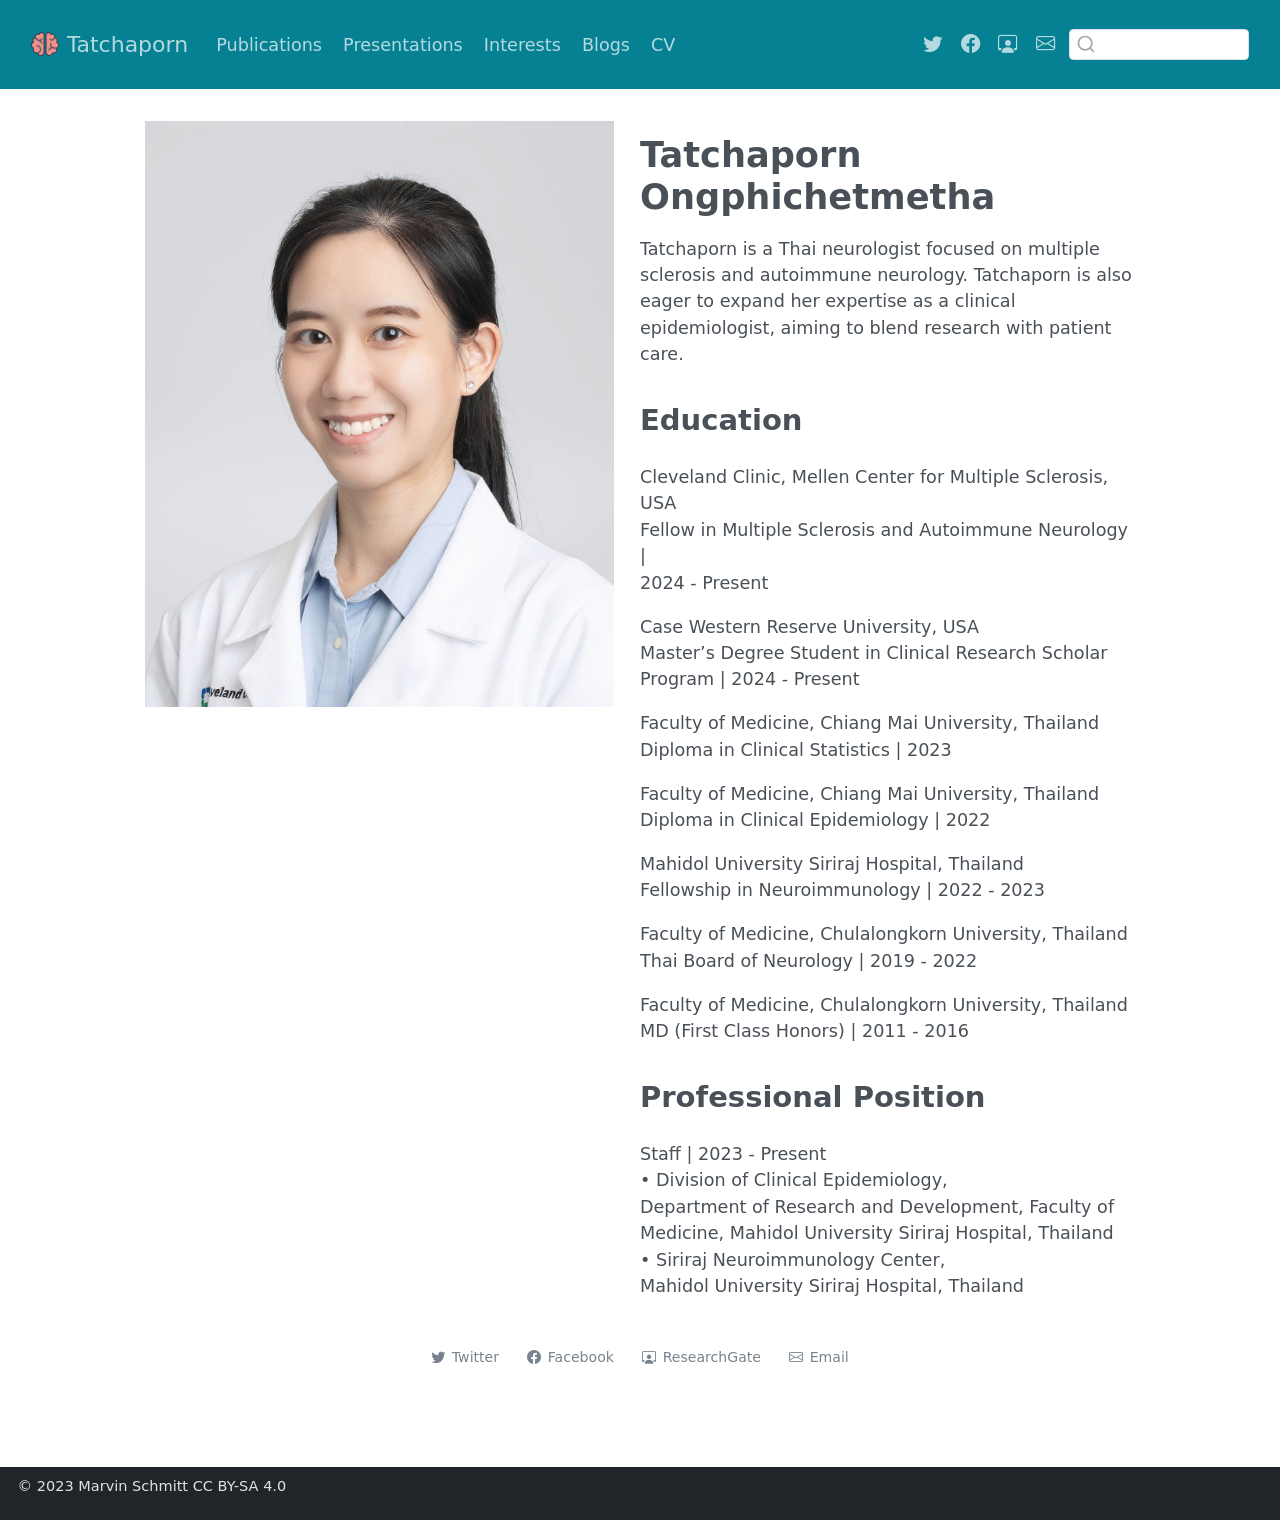
<file: docs/index.html>
<!DOCTYPE html>
<html xmlns="http://www.w3.org/1999/xhtml" lang="en" xml:lang="en"><head>

<meta charset="utf-8">
<meta name="generator" content="quarto-1.5.57">

<meta name="viewport" content="width=device-width, initial-scale=1.0, user-scalable=yes">


<title>Tatchaporn Ongphichetmetha – Tatchaporn</title>
<style>
code{white-space: pre-wrap;}
span.smallcaps{font-variant: small-caps;}
div.columns{display: flex; gap: min(4vw, 1.5em);}
div.column{flex: auto; overflow-x: auto;}
div.hanging-indent{margin-left: 1.5em; text-indent: -1.5em;}
ul.task-list{list-style: none;}
ul.task-list li input[type="checkbox"] {
  width: 0.8em;
  margin: 0 0.8em 0.2em -1em; /* quarto-specific, see https://github.com/quarto-dev/quarto-cli/issues/4556 */ 
  vertical-align: middle;
}
</style>


<script src="site_libs/quarto-nav/quarto-nav.js"></script>
<script src="site_libs/clipboard/clipboard.min.js"></script>
<script src="site_libs/quarto-search/autocomplete.umd.js"></script>
<script src="site_libs/quarto-search/fuse.min.js"></script>
<script src="site_libs/quarto-search/quarto-search.js"></script>
<meta name="quarto:offset" content="./">
<link href="./img/brain.png" rel="icon" type="image/png">
<script src="site_libs/quarto-html/quarto.js"></script>
<script src="site_libs/quarto-html/popper.min.js"></script>
<script src="site_libs/quarto-html/tippy.umd.min.js"></script>
<link href="site_libs/quarto-html/tippy.css" rel="stylesheet">
<link href="site_libs/quarto-html/quarto-syntax-highlighting.css" rel="stylesheet" id="quarto-text-highlighting-styles">
<script src="site_libs/bootstrap/bootstrap.min.js"></script>
<link href="site_libs/bootstrap/bootstrap-icons.css" rel="stylesheet">
<link href="site_libs/bootstrap/bootstrap.min.css" rel="stylesheet" id="quarto-bootstrap" data-mode="light">
<script id="quarto-search-options" type="application/json">{
  "location": "navbar",
  "copy-button": false,
  "collapse-after": 3,
  "panel-placement": "end",
  "type": "textbox",
  "limit": 50,
  "keyboard-shortcut": [
    "f",
    "/",
    "s"
  ],
  "language": {
    "search-no-results-text": "No results",
    "search-matching-documents-text": "matching documents",
    "search-copy-link-title": "Copy link to search",
    "search-hide-matches-text": "Hide additional matches",
    "search-more-match-text": "more match in this document",
    "search-more-matches-text": "more matches in this document",
    "search-clear-button-title": "Clear",
    "search-text-placeholder": "",
    "search-detached-cancel-button-title": "Cancel",
    "search-submit-button-title": "Submit",
    "search-label": "Search"
  }
}</script>


</head>

<body class="nav-fixed fullcontent">

<div id="quarto-search-results"></div>
  <header id="quarto-header" class="headroom fixed-top">
    <nav class="navbar navbar-expand-lg " data-bs-theme="dark">
      <div class="navbar-container container-fluid">
      <div class="navbar-brand-container mx-auto">
    <a href="./index.html" class="navbar-brand navbar-brand-logo">
    <img src="./img/brain.png" alt="" class="navbar-logo">
    </a>
    <a class="navbar-brand" href="./index.html">
    <span class="navbar-title">Tatchaporn</span>
    </a>
  </div>
            <div id="quarto-search" class="" title="Search"></div>
          <button class="navbar-toggler" type="button" data-bs-toggle="collapse" data-bs-target="#navbarCollapse" aria-controls="navbarCollapse" role="menu" aria-expanded="false" aria-label="Toggle navigation" onclick="if (window.quartoToggleHeadroom) { window.quartoToggleHeadroom(); }">
  <span class="navbar-toggler-icon"></span>
</button>
          <div class="collapse navbar-collapse" id="navbarCollapse">
            <ul class="navbar-nav navbar-nav-scroll me-auto">
  <li class="nav-item">
    <a class="nav-link" href="./publications/index.html"> 
<span class="menu-text">Publications</span></a>
  </li>  
  <li class="nav-item">
    <a class="nav-link" href="./presentations/index.html"> 
<span class="menu-text">Presentations</span></a>
  </li>  
  <li class="nav-item">
    <a class="nav-link" href="./interests/index.html"> 
<span class="menu-text">Interests</span></a>
  </li>  
  <li class="nav-item">
    <a class="nav-link" href="./blogs/index.html"> 
<span class="menu-text">Blogs</span></a>
  </li>  
  <li class="nav-item">
    <a class="nav-link" href="./cv/index.html"> 
<span class="menu-text">CV</span></a>
  </li>  
</ul>
            <ul class="navbar-nav navbar-nav-scroll ms-auto">
  <li class="nav-item compact">
    <a class="nav-link" href="https://x.com/TatchapornO?t=SOnf9e8j2Pg_veiu_Nb9TA&amp;s=09"> <i class="bi bi-twitter" role="img">
</i> 
<span class="menu-text"></span></a>
  </li>  
  <li class="nav-item compact">
    <a class="nav-link" href="https://www.facebook.com/katid.O?mibextid=ZbWKwL"> <i class="bi bi-facebook" role="img">
</i> 
<span class="menu-text"></span></a>
  </li>  
  <li class="nav-item compact">
    <a class="nav-link" href="https://www.researchgate.net/profile/Tatchaporn-Ongphichetmetha-2"> <i class="bi bi-person-workspace" role="img">
</i> 
<span class="menu-text"></span></a>
  </li>  
  <li class="nav-item compact">
    <a class="nav-link" href="mailto:ongphit@ccf.org"> <i class="bi bi-envelope" role="img">
</i> 
<span class="menu-text"></span></a>
  </li>  
</ul>
          </div> <!-- /navcollapse -->
            <div class="quarto-navbar-tools">
</div>
      </div> <!-- /container-fluid -->
    </nav>
</header>
<!-- content -->
<div id="quarto-content" class="quarto-container page-columns page-rows-contents page-layout-article page-navbar">
<!-- sidebar -->
<!-- margin-sidebar -->
    
<!-- main -->
<main class="content page-columns page-full" id="quarto-document-content">




<div class="quarto-about-broadside column-page">
  <div class="about-main">
    <div class="about-entity" style="background-image: url('img/tatchaporn.jpg')"></div>
    <div class="about-contents"><header id="title-block-header" class="quarto-title-block default">
<div class="quarto-title">
<h1 class="title">Tatchaporn Ongphichetmetha</h1>
</div>
<div class="quarto-title-meta">
  </div>
</header><div id="hero-heading">
<p>Tatchaporn is a Thai neurologist focused on multiple sclerosis and autoimmune neurology. Tatchaporn is also eager to expand her expertise as a clinical epidemiologist, aiming to blend research with patient care.</p>
<section id="education" class="level2">
<h2 data-anchor-id="education">Education</h2>
<p>Cleveland Clinic, Mellen Center for Multiple Sclerosis, USA<br>
Fellow in Multiple Sclerosis and Autoimmune Neurology |<br>
2024 - Present</p>
<p>Case Western Reserve University, USA<br>
Master’s Degree Student in Clinical Research Scholar Program | 2024 - Present</p>
<p>Faculty of Medicine, Chiang Mai University, Thailand<br>
Diploma in Clinical Statistics | 2023</p>
<p>Faculty of Medicine, Chiang Mai University, Thailand<br>
Diploma in Clinical Epidemiology | 2022</p>
<p>Mahidol University Siriraj Hospital, Thailand<br>
Fellowship in Neuroimmunology | 2022 - 2023</p>
<p>Faculty of Medicine, Chulalongkorn University, Thailand<br>
Thai Board of Neurology | 2019 - 2022</p>
<p>Faculty of Medicine, Chulalongkorn University, Thailand<br>
MD (First Class Honors) | 2011 - 2016</p>
</section>
<section id="professional-position" class="level2">
<h2 data-anchor-id="professional-position">Professional Position</h2>
<p>Staff | 2023 - Present<br>
• Division of Clinical Epidemiology,<br>
Department of Research and Development, Faculty of Medicine, Mahidol University Siriraj Hospital, Thailand<br>
• Siriraj Neuroimmunology Center,<br>
Mahidol University Siriraj Hospital, Thailand</p>
</section>
</div></div>
  </div>
  <div class="about-links">
  <a href="https://x.com/TatchapornO?t=SOnf9e8j2Pg_veiu_Nb9TA&amp;s=09" class="about-link" rel="" target="">
    <i class="bi bi-twitter"></i>
     <span class="about-link-text">Twitter</span>
  </a>
  <a href="https://www.facebook.com/katid.O?mibextid=ZbWKwL" class="about-link" rel="" target="">
    <i class="bi bi-facebook"></i>
     <span class="about-link-text">Facebook</span>
  </a>
  <a href="https://www.researchgate.net/profile/Tatchaporn-Ongphichetmetha-2" class="about-link" rel="" target="">
    <i class="bi bi-person-workspace"></i>
     <span class="about-link-text">ResearchGate</span>
  </a>
  <a href="mailto:ongphit@ccf.org" class="about-link" rel="" target="">
    <i class="bi bi-envelope"></i>
     <span class="about-link-text">Email</span>
  </a>
</div>
</div>





</main> <!-- /main -->
<script id="quarto-html-after-body" type="application/javascript">
window.document.addEventListener("DOMContentLoaded", function (event) {
  const toggleBodyColorMode = (bsSheetEl) => {
    const mode = bsSheetEl.getAttribute("data-mode");
    const bodyEl = window.document.querySelector("body");
    if (mode === "dark") {
      bodyEl.classList.add("quarto-dark");
      bodyEl.classList.remove("quarto-light");
    } else {
      bodyEl.classList.add("quarto-light");
      bodyEl.classList.remove("quarto-dark");
    }
  }
  const toggleBodyColorPrimary = () => {
    const bsSheetEl = window.document.querySelector("link#quarto-bootstrap");
    if (bsSheetEl) {
      toggleBodyColorMode(bsSheetEl);
    }
  }
  toggleBodyColorPrimary();  
  const isCodeAnnotation = (el) => {
    for (const clz of el.classList) {
      if (clz.startsWith('code-annotation-')) {                     
        return true;
      }
    }
    return false;
  }
  const onCopySuccess = function(e) {
    // button target
    const button = e.trigger;
    // don't keep focus
    button.blur();
    // flash "checked"
    button.classList.add('code-copy-button-checked');
    var currentTitle = button.getAttribute("title");
    button.setAttribute("title", "Copied!");
    let tooltip;
    if (window.bootstrap) {
      button.setAttribute("data-bs-toggle", "tooltip");
      button.setAttribute("data-bs-placement", "left");
      button.setAttribute("data-bs-title", "Copied!");
      tooltip = new bootstrap.Tooltip(button, 
        { trigger: "manual", 
          customClass: "code-copy-button-tooltip",
          offset: [0, -8]});
      tooltip.show();    
    }
    setTimeout(function() {
      if (tooltip) {
        tooltip.hide();
        button.removeAttribute("data-bs-title");
        button.removeAttribute("data-bs-toggle");
        button.removeAttribute("data-bs-placement");
      }
      button.setAttribute("title", currentTitle);
      button.classList.remove('code-copy-button-checked');
    }, 1000);
    // clear code selection
    e.clearSelection();
  }
  const getTextToCopy = function(trigger) {
      const codeEl = trigger.previousElementSibling.cloneNode(true);
      for (const childEl of codeEl.children) {
        if (isCodeAnnotation(childEl)) {
          childEl.remove();
        }
      }
      return codeEl.innerText;
  }
  const clipboard = new window.ClipboardJS('.code-copy-button:not([data-in-quarto-modal])', {
    text: getTextToCopy
  });
  clipboard.on('success', onCopySuccess);
  if (window.document.getElementById('quarto-embedded-source-code-modal')) {
    // For code content inside modals, clipBoardJS needs to be initialized with a container option
    // TODO: Check when it could be a function (https://github.com/zenorocha/clipboard.js/issues/860)
    const clipboardModal = new window.ClipboardJS('.code-copy-button[data-in-quarto-modal]', {
      text: getTextToCopy,
      container: window.document.getElementById('quarto-embedded-source-code-modal')
    });
    clipboardModal.on('success', onCopySuccess);
  }
    var localhostRegex = new RegExp(/^(?:http|https):\/\/localhost\:?[0-9]*\//);
    var mailtoRegex = new RegExp(/^mailto:/);
      var filterRegex = new RegExp('/' + window.location.host + '/');
    var isInternal = (href) => {
        return filterRegex.test(href) || localhostRegex.test(href) || mailtoRegex.test(href);
    }
    // Inspect non-navigation links and adorn them if external
 	var links = window.document.querySelectorAll('a[href]:not(.nav-link):not(.navbar-brand):not(.toc-action):not(.sidebar-link):not(.sidebar-item-toggle):not(.pagination-link):not(.no-external):not([aria-hidden]):not(.dropdown-item):not(.quarto-navigation-tool):not(.about-link)');
    for (var i=0; i<links.length; i++) {
      const link = links[i];
      if (!isInternal(link.href)) {
        // undo the damage that might have been done by quarto-nav.js in the case of
        // links that we want to consider external
        if (link.dataset.originalHref !== undefined) {
          link.href = link.dataset.originalHref;
        }
      }
    }
  function tippyHover(el, contentFn, onTriggerFn, onUntriggerFn) {
    const config = {
      allowHTML: true,
      maxWidth: 500,
      delay: 100,
      arrow: false,
      appendTo: function(el) {
          return el.parentElement;
      },
      interactive: true,
      interactiveBorder: 10,
      theme: 'quarto',
      placement: 'bottom-start',
    };
    if (contentFn) {
      config.content = contentFn;
    }
    if (onTriggerFn) {
      config.onTrigger = onTriggerFn;
    }
    if (onUntriggerFn) {
      config.onUntrigger = onUntriggerFn;
    }
    window.tippy(el, config); 
  }
  const noterefs = window.document.querySelectorAll('a[role="doc-noteref"]');
  for (var i=0; i<noterefs.length; i++) {
    const ref = noterefs[i];
    tippyHover(ref, function() {
      // use id or data attribute instead here
      let href = ref.getAttribute('data-footnote-href') || ref.getAttribute('href');
      try { href = new URL(href).hash; } catch {}
      const id = href.replace(/^#\/?/, "");
      const note = window.document.getElementById(id);
      if (note) {
        return note.innerHTML;
      } else {
        return "";
      }
    });
  }
  const xrefs = window.document.querySelectorAll('a.quarto-xref');
  const processXRef = (id, note) => {
    // Strip column container classes
    const stripColumnClz = (el) => {
      el.classList.remove("page-full", "page-columns");
      if (el.children) {
        for (const child of el.children) {
          stripColumnClz(child);
        }
      }
    }
    stripColumnClz(note)
    if (id === null || id.startsWith('sec-')) {
      // Special case sections, only their first couple elements
      const container = document.createElement("div");
      if (note.children && note.children.length > 2) {
        container.appendChild(note.children[0].cloneNode(true));
        for (let i = 1; i < note.children.length; i++) {
          const child = note.children[i];
          if (child.tagName === "P" && child.innerText === "") {
            continue;
          } else {
            container.appendChild(child.cloneNode(true));
            break;
          }
        }
        if (window.Quarto?.typesetMath) {
          window.Quarto.typesetMath(container);
        }
        return container.innerHTML
      } else {
        if (window.Quarto?.typesetMath) {
          window.Quarto.typesetMath(note);
        }
        return note.innerHTML;
      }
    } else {
      // Remove any anchor links if they are present
      const anchorLink = note.querySelector('a.anchorjs-link');
      if (anchorLink) {
        anchorLink.remove();
      }
      if (window.Quarto?.typesetMath) {
        window.Quarto.typesetMath(note);
      }
      // TODO in 1.5, we should make sure this works without a callout special case
      if (note.classList.contains("callout")) {
        return note.outerHTML;
      } else {
        return note.innerHTML;
      }
    }
  }
  for (var i=0; i<xrefs.length; i++) {
    const xref = xrefs[i];
    tippyHover(xref, undefined, function(instance) {
      instance.disable();
      let url = xref.getAttribute('href');
      let hash = undefined; 
      if (url.startsWith('#')) {
        hash = url;
      } else {
        try { hash = new URL(url).hash; } catch {}
      }
      if (hash) {
        const id = hash.replace(/^#\/?/, "");
        const note = window.document.getElementById(id);
        if (note !== null) {
          try {
            const html = processXRef(id, note.cloneNode(true));
            instance.setContent(html);
          } finally {
            instance.enable();
            instance.show();
          }
        } else {
          // See if we can fetch this
          fetch(url.split('#')[0])
          .then(res => res.text())
          .then(html => {
            const parser = new DOMParser();
            const htmlDoc = parser.parseFromString(html, "text/html");
            const note = htmlDoc.getElementById(id);
            if (note !== null) {
              const html = processXRef(id, note);
              instance.setContent(html);
            } 
          }).finally(() => {
            instance.enable();
            instance.show();
          });
        }
      } else {
        // See if we can fetch a full url (with no hash to target)
        // This is a special case and we should probably do some content thinning / targeting
        fetch(url)
        .then(res => res.text())
        .then(html => {
          const parser = new DOMParser();
          const htmlDoc = parser.parseFromString(html, "text/html");
          const note = htmlDoc.querySelector('main.content');
          if (note !== null) {
            // This should only happen for chapter cross references
            // (since there is no id in the URL)
            // remove the first header
            if (note.children.length > 0 && note.children[0].tagName === "HEADER") {
              note.children[0].remove();
            }
            const html = processXRef(null, note);
            instance.setContent(html);
          } 
        }).finally(() => {
          instance.enable();
          instance.show();
        });
      }
    }, function(instance) {
    });
  }
      let selectedAnnoteEl;
      const selectorForAnnotation = ( cell, annotation) => {
        let cellAttr = 'data-code-cell="' + cell + '"';
        let lineAttr = 'data-code-annotation="' +  annotation + '"';
        const selector = 'span[' + cellAttr + '][' + lineAttr + ']';
        return selector;
      }
      const selectCodeLines = (annoteEl) => {
        const doc = window.document;
        const targetCell = annoteEl.getAttribute("data-target-cell");
        const targetAnnotation = annoteEl.getAttribute("data-target-annotation");
        const annoteSpan = window.document.querySelector(selectorForAnnotation(targetCell, targetAnnotation));
        const lines = annoteSpan.getAttribute("data-code-lines").split(",");
        const lineIds = lines.map((line) => {
          return targetCell + "-" + line;
        })
        let top = null;
        let height = null;
        let parent = null;
        if (lineIds.length > 0) {
            //compute the position of the single el (top and bottom and make a div)
            const el = window.document.getElementById(lineIds[0]);
            top = el.offsetTop;
            height = el.offsetHeight;
            parent = el.parentElement.parentElement;
          if (lineIds.length > 1) {
            const lastEl = window.document.getElementById(lineIds[lineIds.length - 1]);
            const bottom = lastEl.offsetTop + lastEl.offsetHeight;
            height = bottom - top;
          }
          if (top !== null && height !== null && parent !== null) {
            // cook up a div (if necessary) and position it 
            let div = window.document.getElementById("code-annotation-line-highlight");
            if (div === null) {
              div = window.document.createElement("div");
              div.setAttribute("id", "code-annotation-line-highlight");
              div.style.position = 'absolute';
              parent.appendChild(div);
            }
            div.style.top = top - 2 + "px";
            div.style.height = height + 4 + "px";
            div.style.left = 0;
            let gutterDiv = window.document.getElementById("code-annotation-line-highlight-gutter");
            if (gutterDiv === null) {
              gutterDiv = window.document.createElement("div");
              gutterDiv.setAttribute("id", "code-annotation-line-highlight-gutter");
              gutterDiv.style.position = 'absolute';
              const codeCell = window.document.getElementById(targetCell);
              const gutter = codeCell.querySelector('.code-annotation-gutter');
              gutter.appendChild(gutterDiv);
            }
            gutterDiv.style.top = top - 2 + "px";
            gutterDiv.style.height = height + 4 + "px";
          }
          selectedAnnoteEl = annoteEl;
        }
      };
      const unselectCodeLines = () => {
        const elementsIds = ["code-annotation-line-highlight", "code-annotation-line-highlight-gutter"];
        elementsIds.forEach((elId) => {
          const div = window.document.getElementById(elId);
          if (div) {
            div.remove();
          }
        });
        selectedAnnoteEl = undefined;
      };
        // Handle positioning of the toggle
    window.addEventListener(
      "resize",
      throttle(() => {
        elRect = undefined;
        if (selectedAnnoteEl) {
          selectCodeLines(selectedAnnoteEl);
        }
      }, 10)
    );
    function throttle(fn, ms) {
    let throttle = false;
    let timer;
      return (...args) => {
        if(!throttle) { // first call gets through
            fn.apply(this, args);
            throttle = true;
        } else { // all the others get throttled
            if(timer) clearTimeout(timer); // cancel #2
            timer = setTimeout(() => {
              fn.apply(this, args);
              timer = throttle = false;
            }, ms);
        }
      };
    }
      // Attach click handler to the DT
      const annoteDls = window.document.querySelectorAll('dt[data-target-cell]');
      for (const annoteDlNode of annoteDls) {
        annoteDlNode.addEventListener('click', (event) => {
          const clickedEl = event.target;
          if (clickedEl !== selectedAnnoteEl) {
            unselectCodeLines();
            const activeEl = window.document.querySelector('dt[data-target-cell].code-annotation-active');
            if (activeEl) {
              activeEl.classList.remove('code-annotation-active');
            }
            selectCodeLines(clickedEl);
            clickedEl.classList.add('code-annotation-active');
          } else {
            // Unselect the line
            unselectCodeLines();
            clickedEl.classList.remove('code-annotation-active');
          }
        });
      }
  const findCites = (el) => {
    const parentEl = el.parentElement;
    if (parentEl) {
      const cites = parentEl.dataset.cites;
      if (cites) {
        return {
          el,
          cites: cites.split(' ')
        };
      } else {
        return findCites(el.parentElement)
      }
    } else {
      return undefined;
    }
  };
  var bibliorefs = window.document.querySelectorAll('a[role="doc-biblioref"]');
  for (var i=0; i<bibliorefs.length; i++) {
    const ref = bibliorefs[i];
    const citeInfo = findCites(ref);
    if (citeInfo) {
      tippyHover(citeInfo.el, function() {
        var popup = window.document.createElement('div');
        citeInfo.cites.forEach(function(cite) {
          var citeDiv = window.document.createElement('div');
          citeDiv.classList.add('hanging-indent');
          citeDiv.classList.add('csl-entry');
          var biblioDiv = window.document.getElementById('ref-' + cite);
          if (biblioDiv) {
            citeDiv.innerHTML = biblioDiv.innerHTML;
          }
          popup.appendChild(citeDiv);
        });
        return popup.innerHTML;
      });
    }
  }
});
</script>
</div> <!-- /content -->
<footer class="footer">
  <div class="nav-footer">
    <div class="nav-footer-left">
<p><span class="faux-block">© 2023 Marvin Schmitt CC BY-SA 4.0</span></p>
</div>   
    <div class="nav-footer-center">
      &nbsp;
    </div>
    <div class="nav-footer-right">
      &nbsp;
    </div>
  </div>
</footer>




</body></html>
</file>
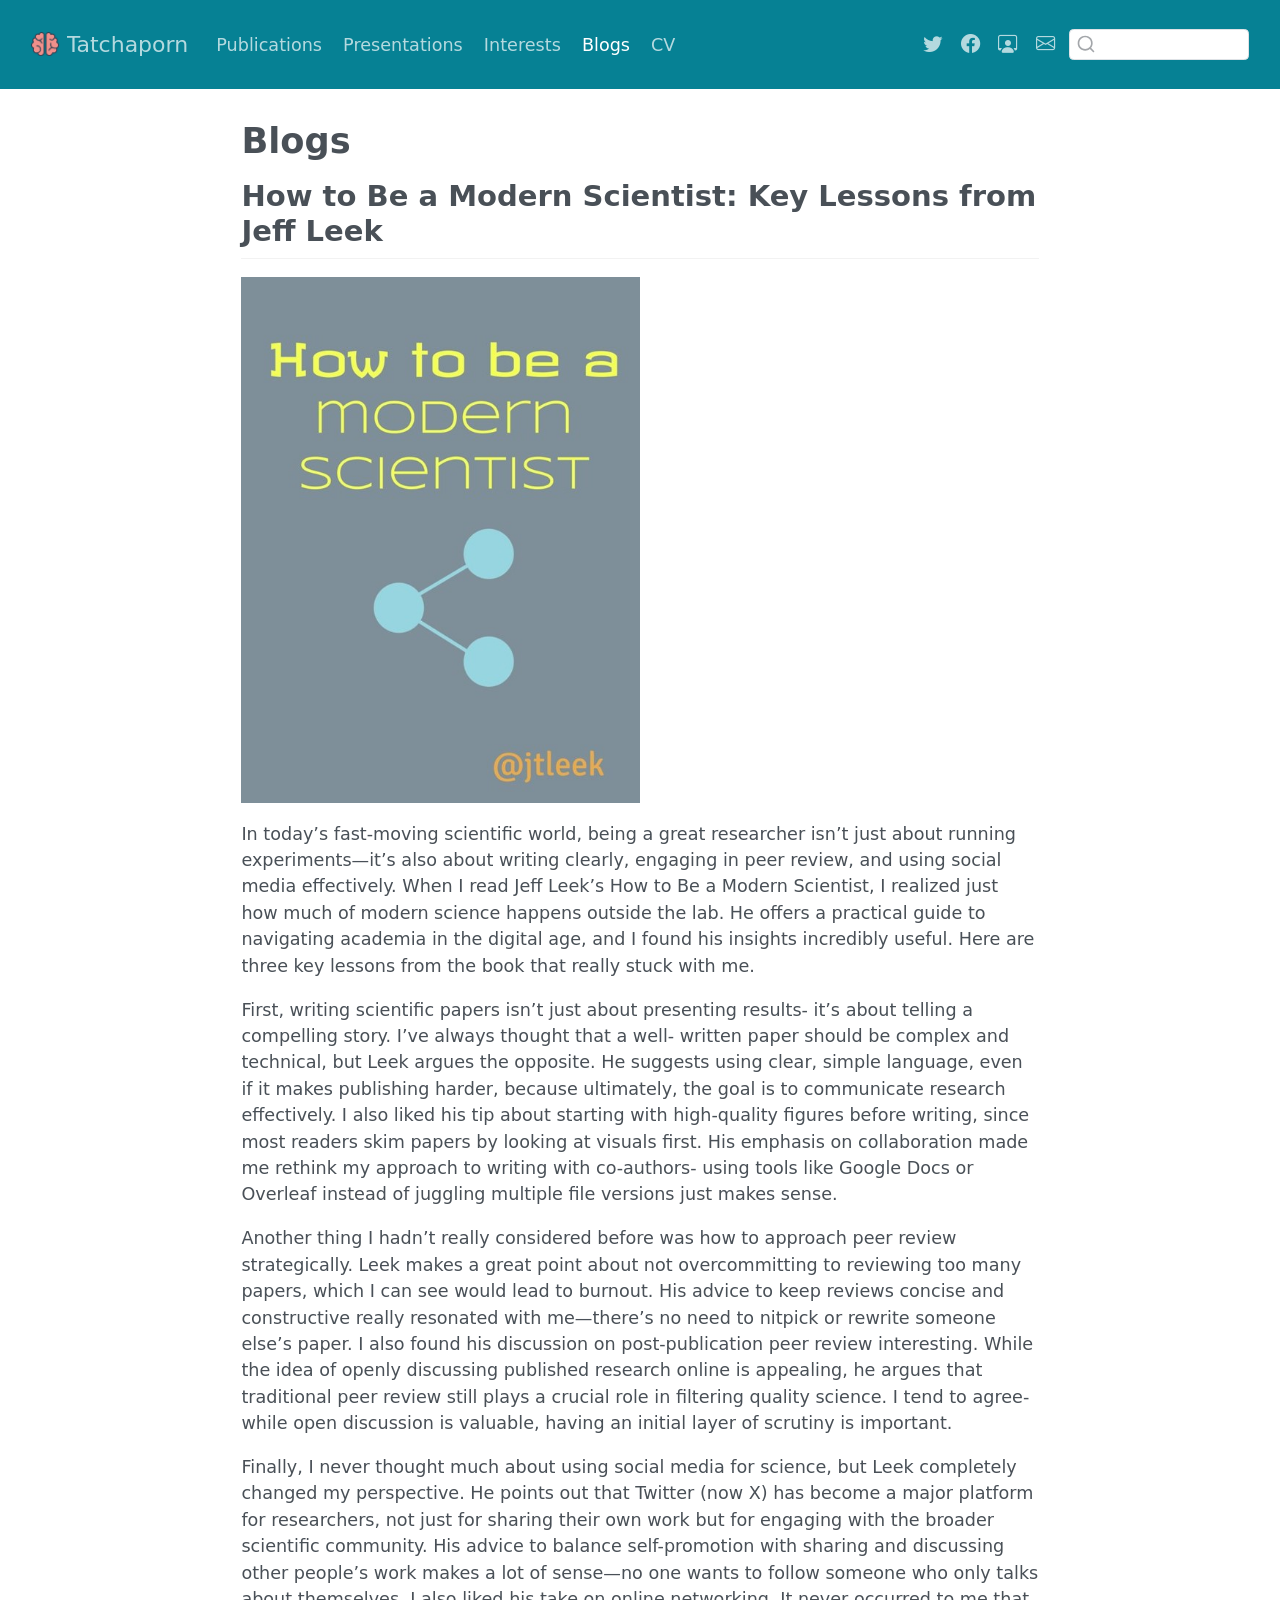
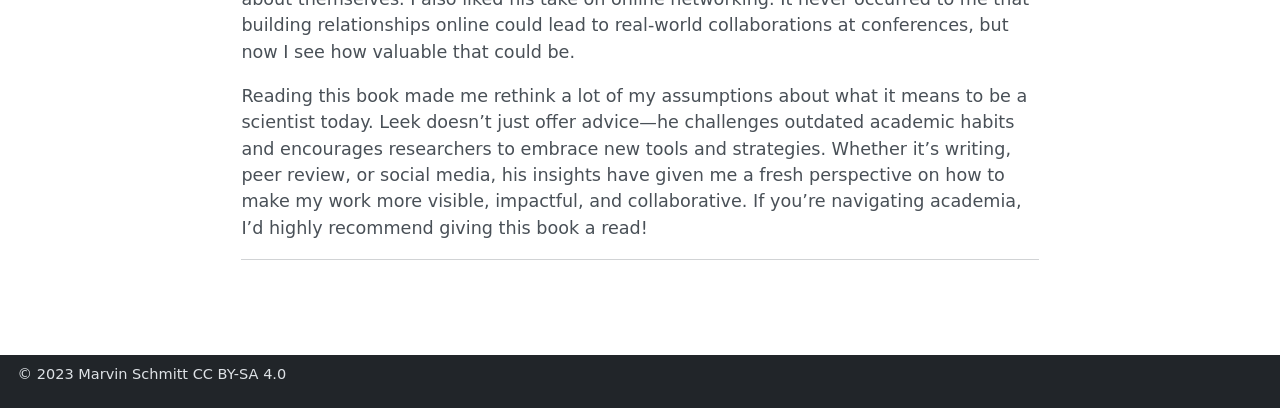
<file: docs/blogs/index.html>
<!DOCTYPE html>
<html xmlns="http://www.w3.org/1999/xhtml" lang="en" xml:lang="en"><head>

<meta charset="utf-8">
<meta name="generator" content="quarto-1.5.57">

<meta name="viewport" content="width=device-width, initial-scale=1.0, user-scalable=yes">


<title>Blogs – Tatchaporn</title>
<style>
code{white-space: pre-wrap;}
span.smallcaps{font-variant: small-caps;}
div.columns{display: flex; gap: min(4vw, 1.5em);}
div.column{flex: auto; overflow-x: auto;}
div.hanging-indent{margin-left: 1.5em; text-indent: -1.5em;}
ul.task-list{list-style: none;}
ul.task-list li input[type="checkbox"] {
  width: 0.8em;
  margin: 0 0.8em 0.2em -1em; /* quarto-specific, see https://github.com/quarto-dev/quarto-cli/issues/4556 */ 
  vertical-align: middle;
}
</style>


<script src="../site_libs/quarto-nav/quarto-nav.js"></script>
<script src="../site_libs/clipboard/clipboard.min.js"></script>
<script src="../site_libs/quarto-search/autocomplete.umd.js"></script>
<script src="../site_libs/quarto-search/fuse.min.js"></script>
<script src="../site_libs/quarto-search/quarto-search.js"></script>
<meta name="quarto:offset" content="../">
<link href="../img/brain.png" rel="icon" type="image/png">
<script src="../site_libs/quarto-html/quarto.js"></script>
<script src="../site_libs/quarto-html/popper.min.js"></script>
<script src="../site_libs/quarto-html/tippy.umd.min.js"></script>
<script src="../site_libs/quarto-html/anchor.min.js"></script>
<link href="../site_libs/quarto-html/tippy.css" rel="stylesheet">
<link href="../site_libs/quarto-html/quarto-syntax-highlighting.css" rel="stylesheet" id="quarto-text-highlighting-styles">
<script src="../site_libs/bootstrap/bootstrap.min.js"></script>
<link href="../site_libs/bootstrap/bootstrap-icons.css" rel="stylesheet">
<link href="../site_libs/bootstrap/bootstrap.min.css" rel="stylesheet" id="quarto-bootstrap" data-mode="light">
<script id="quarto-search-options" type="application/json">{
  "location": "navbar",
  "copy-button": false,
  "collapse-after": 3,
  "panel-placement": "end",
  "type": "textbox",
  "limit": 50,
  "keyboard-shortcut": [
    "f",
    "/",
    "s"
  ],
  "language": {
    "search-no-results-text": "No results",
    "search-matching-documents-text": "matching documents",
    "search-copy-link-title": "Copy link to search",
    "search-hide-matches-text": "Hide additional matches",
    "search-more-match-text": "more match in this document",
    "search-more-matches-text": "more matches in this document",
    "search-clear-button-title": "Clear",
    "search-text-placeholder": "",
    "search-detached-cancel-button-title": "Cancel",
    "search-submit-button-title": "Submit",
    "search-label": "Search"
  }
}</script>


</head>

<body class="nav-fixed fullcontent">

<div id="quarto-search-results"></div>
  <header id="quarto-header" class="headroom fixed-top">
    <nav class="navbar navbar-expand-lg " data-bs-theme="dark">
      <div class="navbar-container container-fluid">
      <div class="navbar-brand-container mx-auto">
    <a href="../index.html" class="navbar-brand navbar-brand-logo">
    <img src="../img/brain.png" alt="" class="navbar-logo">
    </a>
    <a class="navbar-brand" href="../index.html">
    <span class="navbar-title">Tatchaporn</span>
    </a>
  </div>
            <div id="quarto-search" class="" title="Search"></div>
          <button class="navbar-toggler" type="button" data-bs-toggle="collapse" data-bs-target="#navbarCollapse" aria-controls="navbarCollapse" role="menu" aria-expanded="false" aria-label="Toggle navigation" onclick="if (window.quartoToggleHeadroom) { window.quartoToggleHeadroom(); }">
  <span class="navbar-toggler-icon"></span>
</button>
          <div class="collapse navbar-collapse" id="navbarCollapse">
            <ul class="navbar-nav navbar-nav-scroll me-auto">
  <li class="nav-item">
    <a class="nav-link" href="../publications/index.html"> 
<span class="menu-text">Publications</span></a>
  </li>  
  <li class="nav-item">
    <a class="nav-link" href="../presentations/index.html"> 
<span class="menu-text">Presentations</span></a>
  </li>  
  <li class="nav-item">
    <a class="nav-link" href="../interests/index.html"> 
<span class="menu-text">Interests</span></a>
  </li>  
  <li class="nav-item">
    <a class="nav-link active" href="../blogs/index.html" aria-current="page"> 
<span class="menu-text">Blogs</span></a>
  </li>  
  <li class="nav-item">
    <a class="nav-link" href="../cv/index.html"> 
<span class="menu-text">CV</span></a>
  </li>  
</ul>
            <ul class="navbar-nav navbar-nav-scroll ms-auto">
  <li class="nav-item compact">
    <a class="nav-link" href="https://x.com/TatchapornO?t=SOnf9e8j2Pg_veiu_Nb9TA&amp;s=09"> <i class="bi bi-twitter" role="img">
</i> 
<span class="menu-text"></span></a>
  </li>  
  <li class="nav-item compact">
    <a class="nav-link" href="https://www.facebook.com/katid.O?mibextid=ZbWKwL"> <i class="bi bi-facebook" role="img">
</i> 
<span class="menu-text"></span></a>
  </li>  
  <li class="nav-item compact">
    <a class="nav-link" href="https://www.researchgate.net/profile/Tatchaporn-Ongphichetmetha-2"> <i class="bi bi-person-workspace" role="img">
</i> 
<span class="menu-text"></span></a>
  </li>  
  <li class="nav-item compact">
    <a class="nav-link" href="mailto:ongphit@ccf.org"> <i class="bi bi-envelope" role="img">
</i> 
<span class="menu-text"></span></a>
  </li>  
</ul>
          </div> <!-- /navcollapse -->
            <div class="quarto-navbar-tools">
</div>
      </div> <!-- /container-fluid -->
    </nav>
</header>
<!-- content -->
<div id="quarto-content" class="quarto-container page-columns page-rows-contents page-layout-article page-navbar">
<!-- sidebar -->
<!-- margin-sidebar -->
    
<!-- main -->
<main class="content" id="quarto-document-content">

<header id="title-block-header" class="quarto-title-block default">
<div class="quarto-title">
<h1 class="title">Blogs</h1>
</div>



<div class="quarto-title-meta">

    
  
    
  </div>
  


</header>


<section id="how-to-be-a-modern-scientist-key-lessons-from-jeff-leek" class="level2">
<h2 class="anchored" data-anchor-id="how-to-be-a-modern-scientist-key-lessons-from-jeff-leek">How to Be a Modern Scientist: Key Lessons from Jeff Leek</h2>
<p><img src="howtobe.jpg" style="height: 50%; width: 50%; object-fit: contain"></p>
<p>In today’s fast-moving scientific world, being a great researcher isn’t just about running experiments—it’s also about writing clearly, engaging in peer review, and using social media effectively. When I read Jeff Leek’s How to Be a Modern Scientist, I realized just how much of modern science happens outside the lab. He offers a practical guide to navigating academia in the digital age, and I found his insights incredibly useful. Here are three key lessons from the book that really stuck with me.</p>
<p>First, writing scientific papers isn’t just about presenting results- it’s about telling a compelling story. I’ve always thought that a well- written paper should be complex and technical, but Leek argues the opposite. He suggests using clear, simple language, even if it makes publishing harder, because ultimately, the goal is to communicate research effectively. I also liked his tip about starting with high-quality figures before writing, since most readers skim papers by looking at visuals first. His emphasis on collaboration made me rethink my approach to writing with co-authors- using tools like Google Docs or Overleaf instead of juggling multiple file versions just makes sense.</p>
<p>Another thing I hadn’t really considered before was how to approach peer review strategically. Leek makes a great point about not overcommitting to reviewing too many papers, which I can see would lead to burnout. His advice to keep reviews concise and constructive really resonated with me—there’s no need to nitpick or rewrite someone else’s paper. I also found his discussion on post-publication peer review interesting. While the idea of openly discussing published research online is appealing, he argues that traditional peer review still plays a crucial role in filtering quality science. I tend to agree- while open discussion is valuable, having an initial layer of scrutiny is important.</p>
<p>Finally, I never thought much about using social media for science, but Leek completely changed my perspective. He points out that Twitter (now X) has become a major platform for researchers, not just for sharing their own work but for engaging with the broader scientific community. His advice to balance self-promotion with sharing and discussing other people’s work makes a lot of sense—no one wants to follow someone who only talks about themselves. I also liked his take on online networking. It never occurred to me that building relationships online could lead to real-world collaborations at conferences, but now I see how valuable that could be.</p>
<p>Reading this book made me rethink a lot of my assumptions about what it means to be a scientist today. Leek doesn’t just offer advice—he challenges outdated academic habits and encourages researchers to embrace new tools and strategies. Whether it’s writing, peer review, or social media, his insights have given me a fresh perspective on how to make my work more visible, impactful, and collaborative. If you’re navigating academia, I’d highly recommend giving this book a read!</p>
<hr>


</section>

</main> <!-- /main -->
<script id="quarto-html-after-body" type="application/javascript">
window.document.addEventListener("DOMContentLoaded", function (event) {
  const toggleBodyColorMode = (bsSheetEl) => {
    const mode = bsSheetEl.getAttribute("data-mode");
    const bodyEl = window.document.querySelector("body");
    if (mode === "dark") {
      bodyEl.classList.add("quarto-dark");
      bodyEl.classList.remove("quarto-light");
    } else {
      bodyEl.classList.add("quarto-light");
      bodyEl.classList.remove("quarto-dark");
    }
  }
  const toggleBodyColorPrimary = () => {
    const bsSheetEl = window.document.querySelector("link#quarto-bootstrap");
    if (bsSheetEl) {
      toggleBodyColorMode(bsSheetEl);
    }
  }
  toggleBodyColorPrimary();  
  const icon = "";
  const anchorJS = new window.AnchorJS();
  anchorJS.options = {
    placement: 'right',
    icon: icon
  };
  anchorJS.add('.anchored');
  const isCodeAnnotation = (el) => {
    for (const clz of el.classList) {
      if (clz.startsWith('code-annotation-')) {                     
        return true;
      }
    }
    return false;
  }
  const onCopySuccess = function(e) {
    // button target
    const button = e.trigger;
    // don't keep focus
    button.blur();
    // flash "checked"
    button.classList.add('code-copy-button-checked');
    var currentTitle = button.getAttribute("title");
    button.setAttribute("title", "Copied!");
    let tooltip;
    if (window.bootstrap) {
      button.setAttribute("data-bs-toggle", "tooltip");
      button.setAttribute("data-bs-placement", "left");
      button.setAttribute("data-bs-title", "Copied!");
      tooltip = new bootstrap.Tooltip(button, 
        { trigger: "manual", 
          customClass: "code-copy-button-tooltip",
          offset: [0, -8]});
      tooltip.show();    
    }
    setTimeout(function() {
      if (tooltip) {
        tooltip.hide();
        button.removeAttribute("data-bs-title");
        button.removeAttribute("data-bs-toggle");
        button.removeAttribute("data-bs-placement");
      }
      button.setAttribute("title", currentTitle);
      button.classList.remove('code-copy-button-checked');
    }, 1000);
    // clear code selection
    e.clearSelection();
  }
  const getTextToCopy = function(trigger) {
      const codeEl = trigger.previousElementSibling.cloneNode(true);
      for (const childEl of codeEl.children) {
        if (isCodeAnnotation(childEl)) {
          childEl.remove();
        }
      }
      return codeEl.innerText;
  }
  const clipboard = new window.ClipboardJS('.code-copy-button:not([data-in-quarto-modal])', {
    text: getTextToCopy
  });
  clipboard.on('success', onCopySuccess);
  if (window.document.getElementById('quarto-embedded-source-code-modal')) {
    // For code content inside modals, clipBoardJS needs to be initialized with a container option
    // TODO: Check when it could be a function (https://github.com/zenorocha/clipboard.js/issues/860)
    const clipboardModal = new window.ClipboardJS('.code-copy-button[data-in-quarto-modal]', {
      text: getTextToCopy,
      container: window.document.getElementById('quarto-embedded-source-code-modal')
    });
    clipboardModal.on('success', onCopySuccess);
  }
    var localhostRegex = new RegExp(/^(?:http|https):\/\/localhost\:?[0-9]*\//);
    var mailtoRegex = new RegExp(/^mailto:/);
      var filterRegex = new RegExp('/' + window.location.host + '/');
    var isInternal = (href) => {
        return filterRegex.test(href) || localhostRegex.test(href) || mailtoRegex.test(href);
    }
    // Inspect non-navigation links and adorn them if external
 	var links = window.document.querySelectorAll('a[href]:not(.nav-link):not(.navbar-brand):not(.toc-action):not(.sidebar-link):not(.sidebar-item-toggle):not(.pagination-link):not(.no-external):not([aria-hidden]):not(.dropdown-item):not(.quarto-navigation-tool):not(.about-link)');
    for (var i=0; i<links.length; i++) {
      const link = links[i];
      if (!isInternal(link.href)) {
        // undo the damage that might have been done by quarto-nav.js in the case of
        // links that we want to consider external
        if (link.dataset.originalHref !== undefined) {
          link.href = link.dataset.originalHref;
        }
      }
    }
  function tippyHover(el, contentFn, onTriggerFn, onUntriggerFn) {
    const config = {
      allowHTML: true,
      maxWidth: 500,
      delay: 100,
      arrow: false,
      appendTo: function(el) {
          return el.parentElement;
      },
      interactive: true,
      interactiveBorder: 10,
      theme: 'quarto',
      placement: 'bottom-start',
    };
    if (contentFn) {
      config.content = contentFn;
    }
    if (onTriggerFn) {
      config.onTrigger = onTriggerFn;
    }
    if (onUntriggerFn) {
      config.onUntrigger = onUntriggerFn;
    }
    window.tippy(el, config); 
  }
  const noterefs = window.document.querySelectorAll('a[role="doc-noteref"]');
  for (var i=0; i<noterefs.length; i++) {
    const ref = noterefs[i];
    tippyHover(ref, function() {
      // use id or data attribute instead here
      let href = ref.getAttribute('data-footnote-href') || ref.getAttribute('href');
      try { href = new URL(href).hash; } catch {}
      const id = href.replace(/^#\/?/, "");
      const note = window.document.getElementById(id);
      if (note) {
        return note.innerHTML;
      } else {
        return "";
      }
    });
  }
  const xrefs = window.document.querySelectorAll('a.quarto-xref');
  const processXRef = (id, note) => {
    // Strip column container classes
    const stripColumnClz = (el) => {
      el.classList.remove("page-full", "page-columns");
      if (el.children) {
        for (const child of el.children) {
          stripColumnClz(child);
        }
      }
    }
    stripColumnClz(note)
    if (id === null || id.startsWith('sec-')) {
      // Special case sections, only their first couple elements
      const container = document.createElement("div");
      if (note.children && note.children.length > 2) {
        container.appendChild(note.children[0].cloneNode(true));
        for (let i = 1; i < note.children.length; i++) {
          const child = note.children[i];
          if (child.tagName === "P" && child.innerText === "") {
            continue;
          } else {
            container.appendChild(child.cloneNode(true));
            break;
          }
        }
        if (window.Quarto?.typesetMath) {
          window.Quarto.typesetMath(container);
        }
        return container.innerHTML
      } else {
        if (window.Quarto?.typesetMath) {
          window.Quarto.typesetMath(note);
        }
        return note.innerHTML;
      }
    } else {
      // Remove any anchor links if they are present
      const anchorLink = note.querySelector('a.anchorjs-link');
      if (anchorLink) {
        anchorLink.remove();
      }
      if (window.Quarto?.typesetMath) {
        window.Quarto.typesetMath(note);
      }
      // TODO in 1.5, we should make sure this works without a callout special case
      if (note.classList.contains("callout")) {
        return note.outerHTML;
      } else {
        return note.innerHTML;
      }
    }
  }
  for (var i=0; i<xrefs.length; i++) {
    const xref = xrefs[i];
    tippyHover(xref, undefined, function(instance) {
      instance.disable();
      let url = xref.getAttribute('href');
      let hash = undefined; 
      if (url.startsWith('#')) {
        hash = url;
      } else {
        try { hash = new URL(url).hash; } catch {}
      }
      if (hash) {
        const id = hash.replace(/^#\/?/, "");
        const note = window.document.getElementById(id);
        if (note !== null) {
          try {
            const html = processXRef(id, note.cloneNode(true));
            instance.setContent(html);
          } finally {
            instance.enable();
            instance.show();
          }
        } else {
          // See if we can fetch this
          fetch(url.split('#')[0])
          .then(res => res.text())
          .then(html => {
            const parser = new DOMParser();
            const htmlDoc = parser.parseFromString(html, "text/html");
            const note = htmlDoc.getElementById(id);
            if (note !== null) {
              const html = processXRef(id, note);
              instance.setContent(html);
            } 
          }).finally(() => {
            instance.enable();
            instance.show();
          });
        }
      } else {
        // See if we can fetch a full url (with no hash to target)
        // This is a special case and we should probably do some content thinning / targeting
        fetch(url)
        .then(res => res.text())
        .then(html => {
          const parser = new DOMParser();
          const htmlDoc = parser.parseFromString(html, "text/html");
          const note = htmlDoc.querySelector('main.content');
          if (note !== null) {
            // This should only happen for chapter cross references
            // (since there is no id in the URL)
            // remove the first header
            if (note.children.length > 0 && note.children[0].tagName === "HEADER") {
              note.children[0].remove();
            }
            const html = processXRef(null, note);
            instance.setContent(html);
          } 
        }).finally(() => {
          instance.enable();
          instance.show();
        });
      }
    }, function(instance) {
    });
  }
      let selectedAnnoteEl;
      const selectorForAnnotation = ( cell, annotation) => {
        let cellAttr = 'data-code-cell="' + cell + '"';
        let lineAttr = 'data-code-annotation="' +  annotation + '"';
        const selector = 'span[' + cellAttr + '][' + lineAttr + ']';
        return selector;
      }
      const selectCodeLines = (annoteEl) => {
        const doc = window.document;
        const targetCell = annoteEl.getAttribute("data-target-cell");
        const targetAnnotation = annoteEl.getAttribute("data-target-annotation");
        const annoteSpan = window.document.querySelector(selectorForAnnotation(targetCell, targetAnnotation));
        const lines = annoteSpan.getAttribute("data-code-lines").split(",");
        const lineIds = lines.map((line) => {
          return targetCell + "-" + line;
        })
        let top = null;
        let height = null;
        let parent = null;
        if (lineIds.length > 0) {
            //compute the position of the single el (top and bottom and make a div)
            const el = window.document.getElementById(lineIds[0]);
            top = el.offsetTop;
            height = el.offsetHeight;
            parent = el.parentElement.parentElement;
          if (lineIds.length > 1) {
            const lastEl = window.document.getElementById(lineIds[lineIds.length - 1]);
            const bottom = lastEl.offsetTop + lastEl.offsetHeight;
            height = bottom - top;
          }
          if (top !== null && height !== null && parent !== null) {
            // cook up a div (if necessary) and position it 
            let div = window.document.getElementById("code-annotation-line-highlight");
            if (div === null) {
              div = window.document.createElement("div");
              div.setAttribute("id", "code-annotation-line-highlight");
              div.style.position = 'absolute';
              parent.appendChild(div);
            }
            div.style.top = top - 2 + "px";
            div.style.height = height + 4 + "px";
            div.style.left = 0;
            let gutterDiv = window.document.getElementById("code-annotation-line-highlight-gutter");
            if (gutterDiv === null) {
              gutterDiv = window.document.createElement("div");
              gutterDiv.setAttribute("id", "code-annotation-line-highlight-gutter");
              gutterDiv.style.position = 'absolute';
              const codeCell = window.document.getElementById(targetCell);
              const gutter = codeCell.querySelector('.code-annotation-gutter');
              gutter.appendChild(gutterDiv);
            }
            gutterDiv.style.top = top - 2 + "px";
            gutterDiv.style.height = height + 4 + "px";
          }
          selectedAnnoteEl = annoteEl;
        }
      };
      const unselectCodeLines = () => {
        const elementsIds = ["code-annotation-line-highlight", "code-annotation-line-highlight-gutter"];
        elementsIds.forEach((elId) => {
          const div = window.document.getElementById(elId);
          if (div) {
            div.remove();
          }
        });
        selectedAnnoteEl = undefined;
      };
        // Handle positioning of the toggle
    window.addEventListener(
      "resize",
      throttle(() => {
        elRect = undefined;
        if (selectedAnnoteEl) {
          selectCodeLines(selectedAnnoteEl);
        }
      }, 10)
    );
    function throttle(fn, ms) {
    let throttle = false;
    let timer;
      return (...args) => {
        if(!throttle) { // first call gets through
            fn.apply(this, args);
            throttle = true;
        } else { // all the others get throttled
            if(timer) clearTimeout(timer); // cancel #2
            timer = setTimeout(() => {
              fn.apply(this, args);
              timer = throttle = false;
            }, ms);
        }
      };
    }
      // Attach click handler to the DT
      const annoteDls = window.document.querySelectorAll('dt[data-target-cell]');
      for (const annoteDlNode of annoteDls) {
        annoteDlNode.addEventListener('click', (event) => {
          const clickedEl = event.target;
          if (clickedEl !== selectedAnnoteEl) {
            unselectCodeLines();
            const activeEl = window.document.querySelector('dt[data-target-cell].code-annotation-active');
            if (activeEl) {
              activeEl.classList.remove('code-annotation-active');
            }
            selectCodeLines(clickedEl);
            clickedEl.classList.add('code-annotation-active');
          } else {
            // Unselect the line
            unselectCodeLines();
            clickedEl.classList.remove('code-annotation-active');
          }
        });
      }
  const findCites = (el) => {
    const parentEl = el.parentElement;
    if (parentEl) {
      const cites = parentEl.dataset.cites;
      if (cites) {
        return {
          el,
          cites: cites.split(' ')
        };
      } else {
        return findCites(el.parentElement)
      }
    } else {
      return undefined;
    }
  };
  var bibliorefs = window.document.querySelectorAll('a[role="doc-biblioref"]');
  for (var i=0; i<bibliorefs.length; i++) {
    const ref = bibliorefs[i];
    const citeInfo = findCites(ref);
    if (citeInfo) {
      tippyHover(citeInfo.el, function() {
        var popup = window.document.createElement('div');
        citeInfo.cites.forEach(function(cite) {
          var citeDiv = window.document.createElement('div');
          citeDiv.classList.add('hanging-indent');
          citeDiv.classList.add('csl-entry');
          var biblioDiv = window.document.getElementById('ref-' + cite);
          if (biblioDiv) {
            citeDiv.innerHTML = biblioDiv.innerHTML;
          }
          popup.appendChild(citeDiv);
        });
        return popup.innerHTML;
      });
    }
  }
});
</script>
</div> <!-- /content -->
<footer class="footer">
  <div class="nav-footer">
    <div class="nav-footer-left">
<p><span class="faux-block">© 2023 Marvin Schmitt CC BY-SA 4.0</span></p>
</div>   
    <div class="nav-footer-center">
      &nbsp;
    </div>
    <div class="nav-footer-right">
      &nbsp;
    </div>
  </div>
</footer>




</body></html>
</file>
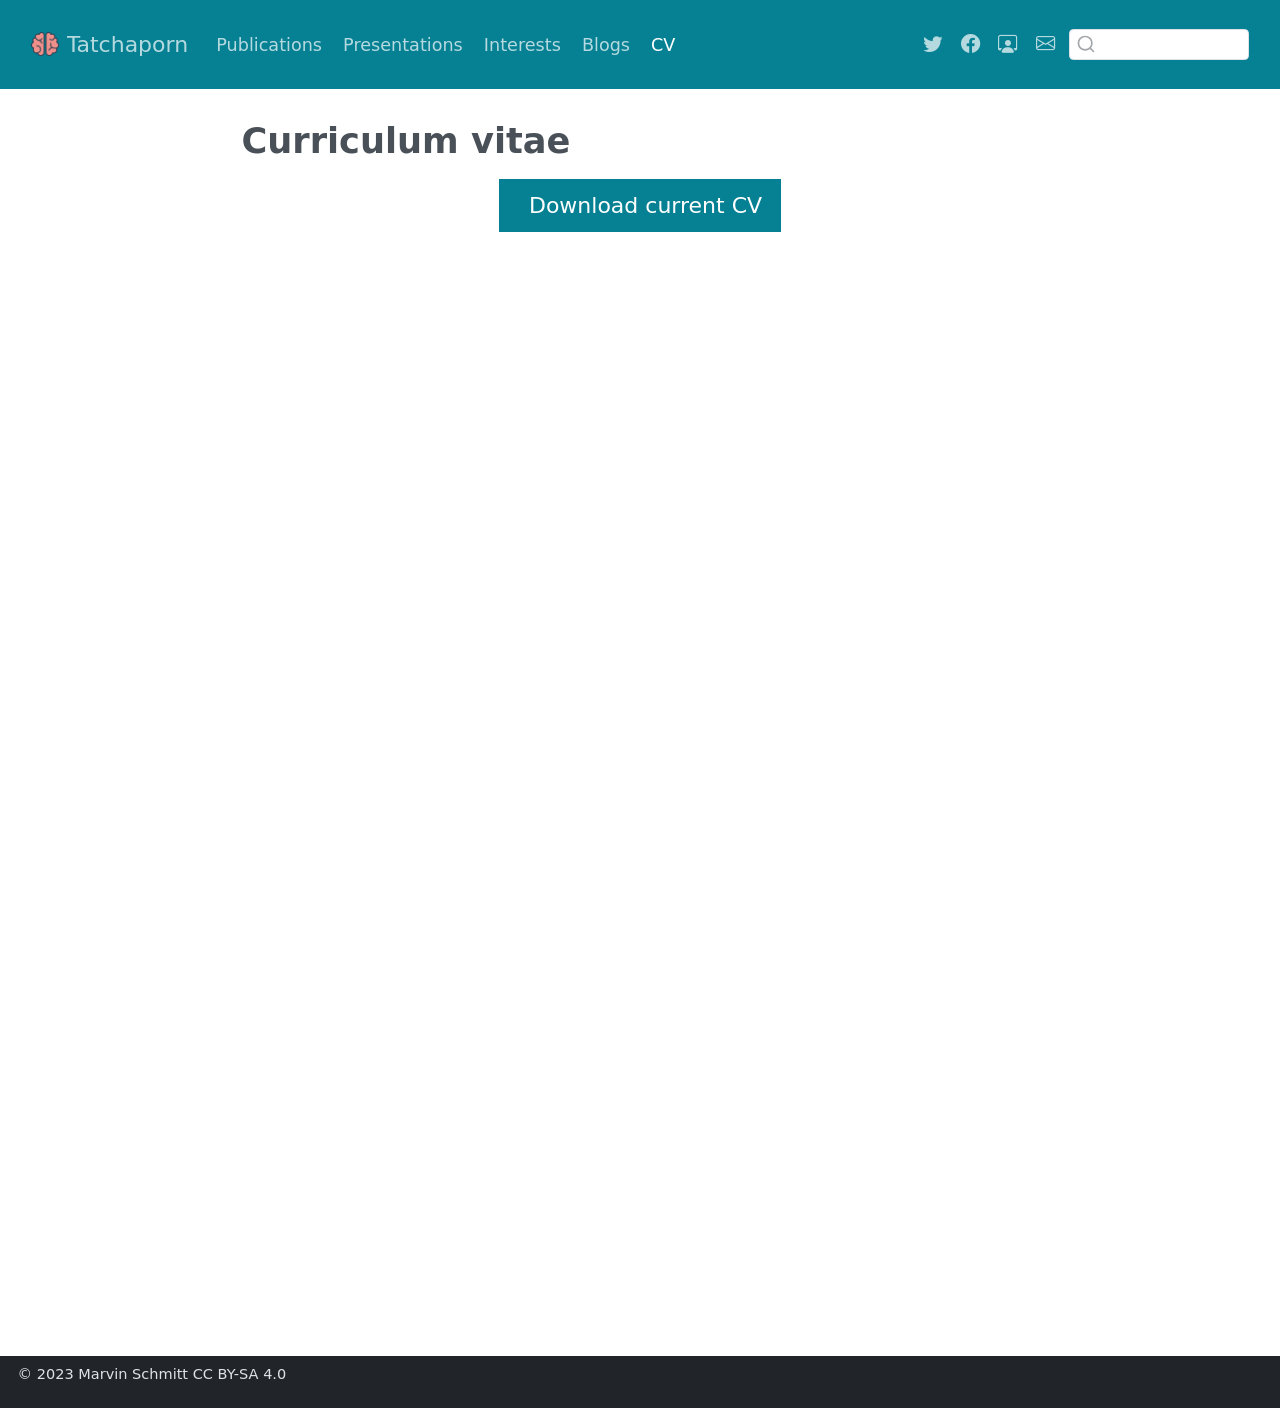
<file: docs/cv/index.html>
<!DOCTYPE html>
<html xmlns="http://www.w3.org/1999/xhtml" lang="en" xml:lang="en"><head>

<meta charset="utf-8">
<meta name="generator" content="quarto-1.5.57">

<meta name="viewport" content="width=device-width, initial-scale=1.0, user-scalable=yes">


<title>Curriculum vitae – Tatchaporn</title>
<style>
code{white-space: pre-wrap;}
span.smallcaps{font-variant: small-caps;}
div.columns{display: flex; gap: min(4vw, 1.5em);}
div.column{flex: auto; overflow-x: auto;}
div.hanging-indent{margin-left: 1.5em; text-indent: -1.5em;}
ul.task-list{list-style: none;}
ul.task-list li input[type="checkbox"] {
  width: 0.8em;
  margin: 0 0.8em 0.2em -1em; /* quarto-specific, see https://github.com/quarto-dev/quarto-cli/issues/4556 */ 
  vertical-align: middle;
}
</style>


<script src="../site_libs/quarto-nav/quarto-nav.js"></script>
<script src="../site_libs/clipboard/clipboard.min.js"></script>
<script src="../site_libs/quarto-search/autocomplete.umd.js"></script>
<script src="../site_libs/quarto-search/fuse.min.js"></script>
<script src="../site_libs/quarto-search/quarto-search.js"></script>
<meta name="quarto:offset" content="../">
<link href="../img/brain.png" rel="icon" type="image/png">
<script src="../site_libs/quarto-html/quarto.js"></script>
<script src="../site_libs/quarto-html/popper.min.js"></script>
<script src="../site_libs/quarto-html/tippy.umd.min.js"></script>
<script src="../site_libs/quarto-html/anchor.min.js"></script>
<link href="../site_libs/quarto-html/tippy.css" rel="stylesheet">
<link href="../site_libs/quarto-html/quarto-syntax-highlighting.css" rel="stylesheet" id="quarto-text-highlighting-styles">
<script src="../site_libs/bootstrap/bootstrap.min.js"></script>
<link href="../site_libs/bootstrap/bootstrap-icons.css" rel="stylesheet">
<link href="../site_libs/bootstrap/bootstrap.min.css" rel="stylesheet" id="quarto-bootstrap" data-mode="light">
<script id="quarto-search-options" type="application/json">{
  "location": "navbar",
  "copy-button": false,
  "collapse-after": 3,
  "panel-placement": "end",
  "type": "textbox",
  "limit": 50,
  "keyboard-shortcut": [
    "f",
    "/",
    "s"
  ],
  "language": {
    "search-no-results-text": "No results",
    "search-matching-documents-text": "matching documents",
    "search-copy-link-title": "Copy link to search",
    "search-hide-matches-text": "Hide additional matches",
    "search-more-match-text": "more match in this document",
    "search-more-matches-text": "more matches in this document",
    "search-clear-button-title": "Clear",
    "search-text-placeholder": "",
    "search-detached-cancel-button-title": "Cancel",
    "search-submit-button-title": "Submit",
    "search-label": "Search"
  }
}</script>


</head>

<body class="nav-fixed fullcontent">

<div id="quarto-search-results"></div>
  <header id="quarto-header" class="headroom fixed-top">
    <nav class="navbar navbar-expand-lg " data-bs-theme="dark">
      <div class="navbar-container container-fluid">
      <div class="navbar-brand-container mx-auto">
    <a href="../index.html" class="navbar-brand navbar-brand-logo">
    <img src="../img/brain.png" alt="" class="navbar-logo">
    </a>
    <a class="navbar-brand" href="../index.html">
    <span class="navbar-title">Tatchaporn</span>
    </a>
  </div>
            <div id="quarto-search" class="" title="Search"></div>
          <button class="navbar-toggler" type="button" data-bs-toggle="collapse" data-bs-target="#navbarCollapse" aria-controls="navbarCollapse" role="menu" aria-expanded="false" aria-label="Toggle navigation" onclick="if (window.quartoToggleHeadroom) { window.quartoToggleHeadroom(); }">
  <span class="navbar-toggler-icon"></span>
</button>
          <div class="collapse navbar-collapse" id="navbarCollapse">
            <ul class="navbar-nav navbar-nav-scroll me-auto">
  <li class="nav-item">
    <a class="nav-link" href="../publications/index.html"> 
<span class="menu-text">Publications</span></a>
  </li>  
  <li class="nav-item">
    <a class="nav-link" href="../presentations/index.html"> 
<span class="menu-text">Presentations</span></a>
  </li>  
  <li class="nav-item">
    <a class="nav-link" href="../interests/index.html"> 
<span class="menu-text">Interests</span></a>
  </li>  
  <li class="nav-item">
    <a class="nav-link" href="../blogs/index.html"> 
<span class="menu-text">Blogs</span></a>
  </li>  
  <li class="nav-item">
    <a class="nav-link active" href="../cv/index.html" aria-current="page"> 
<span class="menu-text">CV</span></a>
  </li>  
</ul>
            <ul class="navbar-nav navbar-nav-scroll ms-auto">
  <li class="nav-item compact">
    <a class="nav-link" href="https://x.com/TatchapornO?t=SOnf9e8j2Pg_veiu_Nb9TA&amp;s=09"> <i class="bi bi-twitter" role="img">
</i> 
<span class="menu-text"></span></a>
  </li>  
  <li class="nav-item compact">
    <a class="nav-link" href="https://www.facebook.com/katid.O?mibextid=ZbWKwL"> <i class="bi bi-facebook" role="img">
</i> 
<span class="menu-text"></span></a>
  </li>  
  <li class="nav-item compact">
    <a class="nav-link" href="https://www.researchgate.net/profile/Tatchaporn-Ongphichetmetha-2"> <i class="bi bi-person-workspace" role="img">
</i> 
<span class="menu-text"></span></a>
  </li>  
  <li class="nav-item compact">
    <a class="nav-link" href="mailto:ongphit@ccf.org"> <i class="bi bi-envelope" role="img">
</i> 
<span class="menu-text"></span></a>
  </li>  
</ul>
          </div> <!-- /navcollapse -->
            <div class="quarto-navbar-tools">
</div>
      </div> <!-- /container-fluid -->
    </nav>
</header>
<!-- content -->
<div id="quarto-content" class="quarto-container page-columns page-rows-contents page-layout-article page-navbar">
<!-- sidebar -->
<!-- margin-sidebar -->
    
<!-- main -->
<main class="content" id="quarto-document-content">

<header id="title-block-header" class="quarto-title-block default">
<div class="quarto-title">
<h1 class="title">Curriculum vitae</h1>
</div>



<div class="quarto-title-meta">

    
  
    
  </div>
  


</header>


<div class="cell">
<style type="text/css">
.embed-container {
    position: relative;
    padding-bottom: 129%;
    height: 0;
    overflow: hidden;
    max-width: 100%;
}
.embed-container iframe,
.embed-container object,
.embed-container embed {
    position: absolute;
    top: 0;
    left: 0;
    width: 100%;
    height: 100%;
}
</style>
</div>
<p class="text-center">
  <a class="btn btn-primary btn-lg cv-download" href="cv.pdf" target="_blank">
    <i class="fa-solid fa-file-arrow-down"></i> Download current CV
  </a>
</p>
<div class="embed-container">
  <iframe src="cv.pdf#toolbar=0" style="border: 0.5px;width: 100%;"></iframe>
</div>



</main> <!-- /main -->
<script id="quarto-html-after-body" type="application/javascript">
window.document.addEventListener("DOMContentLoaded", function (event) {
  const toggleBodyColorMode = (bsSheetEl) => {
    const mode = bsSheetEl.getAttribute("data-mode");
    const bodyEl = window.document.querySelector("body");
    if (mode === "dark") {
      bodyEl.classList.add("quarto-dark");
      bodyEl.classList.remove("quarto-light");
    } else {
      bodyEl.classList.add("quarto-light");
      bodyEl.classList.remove("quarto-dark");
    }
  }
  const toggleBodyColorPrimary = () => {
    const bsSheetEl = window.document.querySelector("link#quarto-bootstrap");
    if (bsSheetEl) {
      toggleBodyColorMode(bsSheetEl);
    }
  }
  toggleBodyColorPrimary();  
  const icon = "";
  const anchorJS = new window.AnchorJS();
  anchorJS.options = {
    placement: 'right',
    icon: icon
  };
  anchorJS.add('.anchored');
  const isCodeAnnotation = (el) => {
    for (const clz of el.classList) {
      if (clz.startsWith('code-annotation-')) {                     
        return true;
      }
    }
    return false;
  }
  const onCopySuccess = function(e) {
    // button target
    const button = e.trigger;
    // don't keep focus
    button.blur();
    // flash "checked"
    button.classList.add('code-copy-button-checked');
    var currentTitle = button.getAttribute("title");
    button.setAttribute("title", "Copied!");
    let tooltip;
    if (window.bootstrap) {
      button.setAttribute("data-bs-toggle", "tooltip");
      button.setAttribute("data-bs-placement", "left");
      button.setAttribute("data-bs-title", "Copied!");
      tooltip = new bootstrap.Tooltip(button, 
        { trigger: "manual", 
          customClass: "code-copy-button-tooltip",
          offset: [0, -8]});
      tooltip.show();    
    }
    setTimeout(function() {
      if (tooltip) {
        tooltip.hide();
        button.removeAttribute("data-bs-title");
        button.removeAttribute("data-bs-toggle");
        button.removeAttribute("data-bs-placement");
      }
      button.setAttribute("title", currentTitle);
      button.classList.remove('code-copy-button-checked');
    }, 1000);
    // clear code selection
    e.clearSelection();
  }
  const getTextToCopy = function(trigger) {
      const codeEl = trigger.previousElementSibling.cloneNode(true);
      for (const childEl of codeEl.children) {
        if (isCodeAnnotation(childEl)) {
          childEl.remove();
        }
      }
      return codeEl.innerText;
  }
  const clipboard = new window.ClipboardJS('.code-copy-button:not([data-in-quarto-modal])', {
    text: getTextToCopy
  });
  clipboard.on('success', onCopySuccess);
  if (window.document.getElementById('quarto-embedded-source-code-modal')) {
    // For code content inside modals, clipBoardJS needs to be initialized with a container option
    // TODO: Check when it could be a function (https://github.com/zenorocha/clipboard.js/issues/860)
    const clipboardModal = new window.ClipboardJS('.code-copy-button[data-in-quarto-modal]', {
      text: getTextToCopy,
      container: window.document.getElementById('quarto-embedded-source-code-modal')
    });
    clipboardModal.on('success', onCopySuccess);
  }
    var localhostRegex = new RegExp(/^(?:http|https):\/\/localhost\:?[0-9]*\//);
    var mailtoRegex = new RegExp(/^mailto:/);
      var filterRegex = new RegExp('/' + window.location.host + '/');
    var isInternal = (href) => {
        return filterRegex.test(href) || localhostRegex.test(href) || mailtoRegex.test(href);
    }
    // Inspect non-navigation links and adorn them if external
 	var links = window.document.querySelectorAll('a[href]:not(.nav-link):not(.navbar-brand):not(.toc-action):not(.sidebar-link):not(.sidebar-item-toggle):not(.pagination-link):not(.no-external):not([aria-hidden]):not(.dropdown-item):not(.quarto-navigation-tool):not(.about-link)');
    for (var i=0; i<links.length; i++) {
      const link = links[i];
      if (!isInternal(link.href)) {
        // undo the damage that might have been done by quarto-nav.js in the case of
        // links that we want to consider external
        if (link.dataset.originalHref !== undefined) {
          link.href = link.dataset.originalHref;
        }
      }
    }
  function tippyHover(el, contentFn, onTriggerFn, onUntriggerFn) {
    const config = {
      allowHTML: true,
      maxWidth: 500,
      delay: 100,
      arrow: false,
      appendTo: function(el) {
          return el.parentElement;
      },
      interactive: true,
      interactiveBorder: 10,
      theme: 'quarto',
      placement: 'bottom-start',
    };
    if (contentFn) {
      config.content = contentFn;
    }
    if (onTriggerFn) {
      config.onTrigger = onTriggerFn;
    }
    if (onUntriggerFn) {
      config.onUntrigger = onUntriggerFn;
    }
    window.tippy(el, config); 
  }
  const noterefs = window.document.querySelectorAll('a[role="doc-noteref"]');
  for (var i=0; i<noterefs.length; i++) {
    const ref = noterefs[i];
    tippyHover(ref, function() {
      // use id or data attribute instead here
      let href = ref.getAttribute('data-footnote-href') || ref.getAttribute('href');
      try { href = new URL(href).hash; } catch {}
      const id = href.replace(/^#\/?/, "");
      const note = window.document.getElementById(id);
      if (note) {
        return note.innerHTML;
      } else {
        return "";
      }
    });
  }
  const xrefs = window.document.querySelectorAll('a.quarto-xref');
  const processXRef = (id, note) => {
    // Strip column container classes
    const stripColumnClz = (el) => {
      el.classList.remove("page-full", "page-columns");
      if (el.children) {
        for (const child of el.children) {
          stripColumnClz(child);
        }
      }
    }
    stripColumnClz(note)
    if (id === null || id.startsWith('sec-')) {
      // Special case sections, only their first couple elements
      const container = document.createElement("div");
      if (note.children && note.children.length > 2) {
        container.appendChild(note.children[0].cloneNode(true));
        for (let i = 1; i < note.children.length; i++) {
          const child = note.children[i];
          if (child.tagName === "P" && child.innerText === "") {
            continue;
          } else {
            container.appendChild(child.cloneNode(true));
            break;
          }
        }
        if (window.Quarto?.typesetMath) {
          window.Quarto.typesetMath(container);
        }
        return container.innerHTML
      } else {
        if (window.Quarto?.typesetMath) {
          window.Quarto.typesetMath(note);
        }
        return note.innerHTML;
      }
    } else {
      // Remove any anchor links if they are present
      const anchorLink = note.querySelector('a.anchorjs-link');
      if (anchorLink) {
        anchorLink.remove();
      }
      if (window.Quarto?.typesetMath) {
        window.Quarto.typesetMath(note);
      }
      // TODO in 1.5, we should make sure this works without a callout special case
      if (note.classList.contains("callout")) {
        return note.outerHTML;
      } else {
        return note.innerHTML;
      }
    }
  }
  for (var i=0; i<xrefs.length; i++) {
    const xref = xrefs[i];
    tippyHover(xref, undefined, function(instance) {
      instance.disable();
      let url = xref.getAttribute('href');
      let hash = undefined; 
      if (url.startsWith('#')) {
        hash = url;
      } else {
        try { hash = new URL(url).hash; } catch {}
      }
      if (hash) {
        const id = hash.replace(/^#\/?/, "");
        const note = window.document.getElementById(id);
        if (note !== null) {
          try {
            const html = processXRef(id, note.cloneNode(true));
            instance.setContent(html);
          } finally {
            instance.enable();
            instance.show();
          }
        } else {
          // See if we can fetch this
          fetch(url.split('#')[0])
          .then(res => res.text())
          .then(html => {
            const parser = new DOMParser();
            const htmlDoc = parser.parseFromString(html, "text/html");
            const note = htmlDoc.getElementById(id);
            if (note !== null) {
              const html = processXRef(id, note);
              instance.setContent(html);
            } 
          }).finally(() => {
            instance.enable();
            instance.show();
          });
        }
      } else {
        // See if we can fetch a full url (with no hash to target)
        // This is a special case and we should probably do some content thinning / targeting
        fetch(url)
        .then(res => res.text())
        .then(html => {
          const parser = new DOMParser();
          const htmlDoc = parser.parseFromString(html, "text/html");
          const note = htmlDoc.querySelector('main.content');
          if (note !== null) {
            // This should only happen for chapter cross references
            // (since there is no id in the URL)
            // remove the first header
            if (note.children.length > 0 && note.children[0].tagName === "HEADER") {
              note.children[0].remove();
            }
            const html = processXRef(null, note);
            instance.setContent(html);
          } 
        }).finally(() => {
          instance.enable();
          instance.show();
        });
      }
    }, function(instance) {
    });
  }
      let selectedAnnoteEl;
      const selectorForAnnotation = ( cell, annotation) => {
        let cellAttr = 'data-code-cell="' + cell + '"';
        let lineAttr = 'data-code-annotation="' +  annotation + '"';
        const selector = 'span[' + cellAttr + '][' + lineAttr + ']';
        return selector;
      }
      const selectCodeLines = (annoteEl) => {
        const doc = window.document;
        const targetCell = annoteEl.getAttribute("data-target-cell");
        const targetAnnotation = annoteEl.getAttribute("data-target-annotation");
        const annoteSpan = window.document.querySelector(selectorForAnnotation(targetCell, targetAnnotation));
        const lines = annoteSpan.getAttribute("data-code-lines").split(",");
        const lineIds = lines.map((line) => {
          return targetCell + "-" + line;
        })
        let top = null;
        let height = null;
        let parent = null;
        if (lineIds.length > 0) {
            //compute the position of the single el (top and bottom and make a div)
            const el = window.document.getElementById(lineIds[0]);
            top = el.offsetTop;
            height = el.offsetHeight;
            parent = el.parentElement.parentElement;
          if (lineIds.length > 1) {
            const lastEl = window.document.getElementById(lineIds[lineIds.length - 1]);
            const bottom = lastEl.offsetTop + lastEl.offsetHeight;
            height = bottom - top;
          }
          if (top !== null && height !== null && parent !== null) {
            // cook up a div (if necessary) and position it 
            let div = window.document.getElementById("code-annotation-line-highlight");
            if (div === null) {
              div = window.document.createElement("div");
              div.setAttribute("id", "code-annotation-line-highlight");
              div.style.position = 'absolute';
              parent.appendChild(div);
            }
            div.style.top = top - 2 + "px";
            div.style.height = height + 4 + "px";
            div.style.left = 0;
            let gutterDiv = window.document.getElementById("code-annotation-line-highlight-gutter");
            if (gutterDiv === null) {
              gutterDiv = window.document.createElement("div");
              gutterDiv.setAttribute("id", "code-annotation-line-highlight-gutter");
              gutterDiv.style.position = 'absolute';
              const codeCell = window.document.getElementById(targetCell);
              const gutter = codeCell.querySelector('.code-annotation-gutter');
              gutter.appendChild(gutterDiv);
            }
            gutterDiv.style.top = top - 2 + "px";
            gutterDiv.style.height = height + 4 + "px";
          }
          selectedAnnoteEl = annoteEl;
        }
      };
      const unselectCodeLines = () => {
        const elementsIds = ["code-annotation-line-highlight", "code-annotation-line-highlight-gutter"];
        elementsIds.forEach((elId) => {
          const div = window.document.getElementById(elId);
          if (div) {
            div.remove();
          }
        });
        selectedAnnoteEl = undefined;
      };
        // Handle positioning of the toggle
    window.addEventListener(
      "resize",
      throttle(() => {
        elRect = undefined;
        if (selectedAnnoteEl) {
          selectCodeLines(selectedAnnoteEl);
        }
      }, 10)
    );
    function throttle(fn, ms) {
    let throttle = false;
    let timer;
      return (...args) => {
        if(!throttle) { // first call gets through
            fn.apply(this, args);
            throttle = true;
        } else { // all the others get throttled
            if(timer) clearTimeout(timer); // cancel #2
            timer = setTimeout(() => {
              fn.apply(this, args);
              timer = throttle = false;
            }, ms);
        }
      };
    }
      // Attach click handler to the DT
      const annoteDls = window.document.querySelectorAll('dt[data-target-cell]');
      for (const annoteDlNode of annoteDls) {
        annoteDlNode.addEventListener('click', (event) => {
          const clickedEl = event.target;
          if (clickedEl !== selectedAnnoteEl) {
            unselectCodeLines();
            const activeEl = window.document.querySelector('dt[data-target-cell].code-annotation-active');
            if (activeEl) {
              activeEl.classList.remove('code-annotation-active');
            }
            selectCodeLines(clickedEl);
            clickedEl.classList.add('code-annotation-active');
          } else {
            // Unselect the line
            unselectCodeLines();
            clickedEl.classList.remove('code-annotation-active');
          }
        });
      }
  const findCites = (el) => {
    const parentEl = el.parentElement;
    if (parentEl) {
      const cites = parentEl.dataset.cites;
      if (cites) {
        return {
          el,
          cites: cites.split(' ')
        };
      } else {
        return findCites(el.parentElement)
      }
    } else {
      return undefined;
    }
  };
  var bibliorefs = window.document.querySelectorAll('a[role="doc-biblioref"]');
  for (var i=0; i<bibliorefs.length; i++) {
    const ref = bibliorefs[i];
    const citeInfo = findCites(ref);
    if (citeInfo) {
      tippyHover(citeInfo.el, function() {
        var popup = window.document.createElement('div');
        citeInfo.cites.forEach(function(cite) {
          var citeDiv = window.document.createElement('div');
          citeDiv.classList.add('hanging-indent');
          citeDiv.classList.add('csl-entry');
          var biblioDiv = window.document.getElementById('ref-' + cite);
          if (biblioDiv) {
            citeDiv.innerHTML = biblioDiv.innerHTML;
          }
          popup.appendChild(citeDiv);
        });
        return popup.innerHTML;
      });
    }
  }
});
</script>
</div> <!-- /content -->
<footer class="footer">
  <div class="nav-footer">
    <div class="nav-footer-left">
<p><span class="faux-block">© 2023 Marvin Schmitt CC BY-SA 4.0</span></p>
</div>   
    <div class="nav-footer-center">
      &nbsp;
    </div>
    <div class="nav-footer-right">
      &nbsp;
    </div>
  </div>
</footer>




</body></html>
</file>
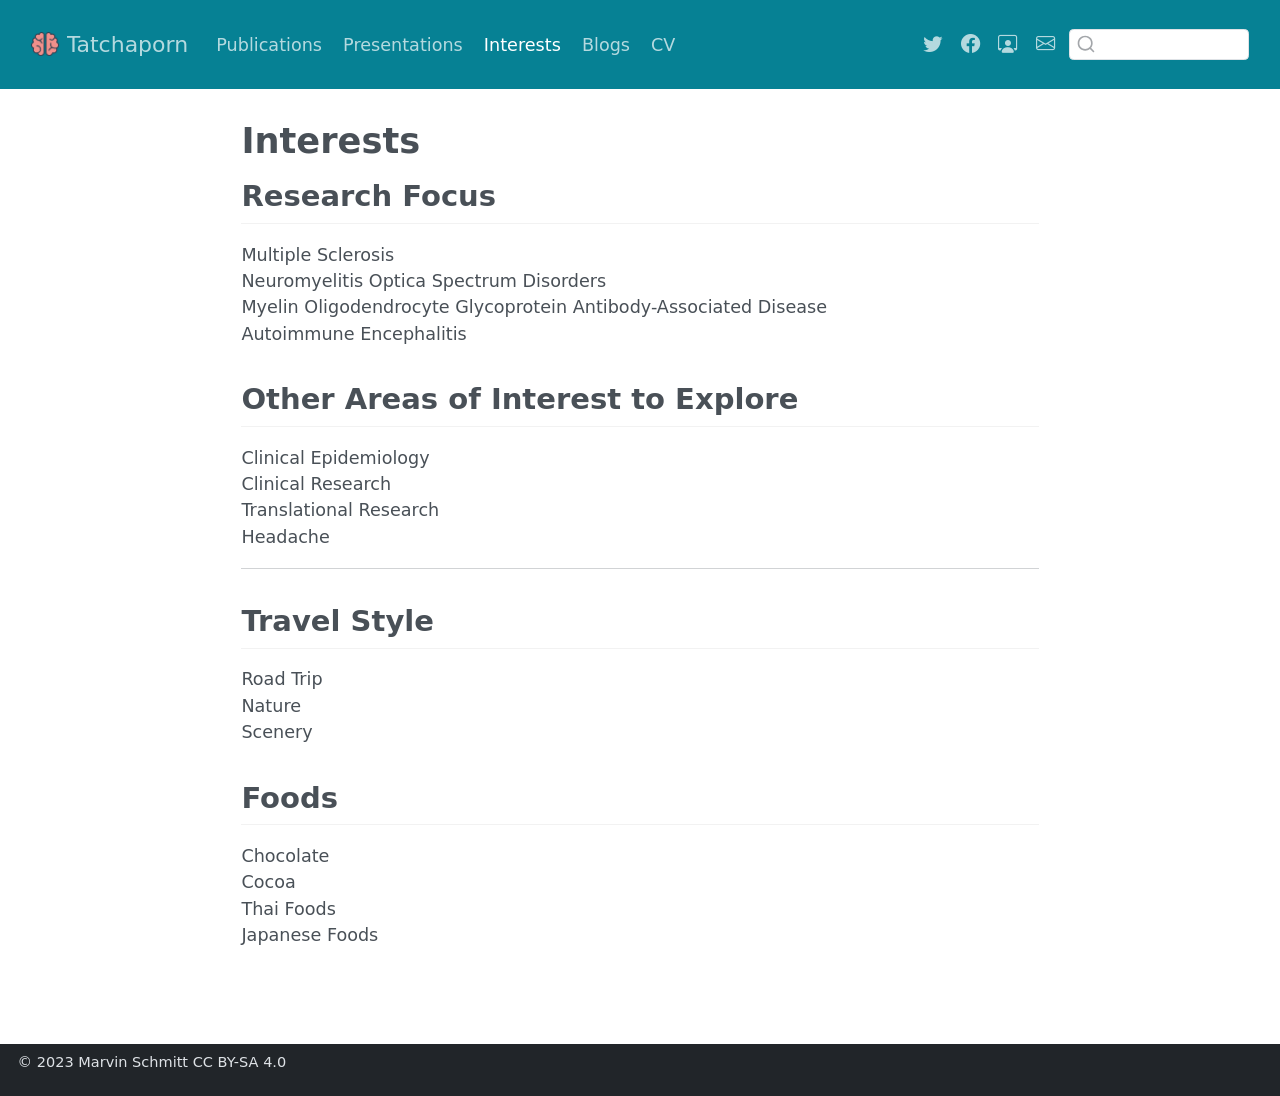
<file: docs/interests/index.html>
<!DOCTYPE html>
<html xmlns="http://www.w3.org/1999/xhtml" lang="en" xml:lang="en"><head>

<meta charset="utf-8">
<meta name="generator" content="quarto-1.5.57">

<meta name="viewport" content="width=device-width, initial-scale=1.0, user-scalable=yes">


<title>Interests – Tatchaporn</title>
<style>
code{white-space: pre-wrap;}
span.smallcaps{font-variant: small-caps;}
div.columns{display: flex; gap: min(4vw, 1.5em);}
div.column{flex: auto; overflow-x: auto;}
div.hanging-indent{margin-left: 1.5em; text-indent: -1.5em;}
ul.task-list{list-style: none;}
ul.task-list li input[type="checkbox"] {
  width: 0.8em;
  margin: 0 0.8em 0.2em -1em; /* quarto-specific, see https://github.com/quarto-dev/quarto-cli/issues/4556 */ 
  vertical-align: middle;
}
</style>


<script src="../site_libs/quarto-nav/quarto-nav.js"></script>
<script src="../site_libs/clipboard/clipboard.min.js"></script>
<script src="../site_libs/quarto-search/autocomplete.umd.js"></script>
<script src="../site_libs/quarto-search/fuse.min.js"></script>
<script src="../site_libs/quarto-search/quarto-search.js"></script>
<meta name="quarto:offset" content="../">
<link href="../img/brain.png" rel="icon" type="image/png">
<script src="../site_libs/quarto-html/quarto.js"></script>
<script src="../site_libs/quarto-html/popper.min.js"></script>
<script src="../site_libs/quarto-html/tippy.umd.min.js"></script>
<script src="../site_libs/quarto-html/anchor.min.js"></script>
<link href="../site_libs/quarto-html/tippy.css" rel="stylesheet">
<link href="../site_libs/quarto-html/quarto-syntax-highlighting.css" rel="stylesheet" id="quarto-text-highlighting-styles">
<script src="../site_libs/bootstrap/bootstrap.min.js"></script>
<link href="../site_libs/bootstrap/bootstrap-icons.css" rel="stylesheet">
<link href="../site_libs/bootstrap/bootstrap.min.css" rel="stylesheet" id="quarto-bootstrap" data-mode="light">
<script id="quarto-search-options" type="application/json">{
  "location": "navbar",
  "copy-button": false,
  "collapse-after": 3,
  "panel-placement": "end",
  "type": "textbox",
  "limit": 50,
  "keyboard-shortcut": [
    "f",
    "/",
    "s"
  ],
  "language": {
    "search-no-results-text": "No results",
    "search-matching-documents-text": "matching documents",
    "search-copy-link-title": "Copy link to search",
    "search-hide-matches-text": "Hide additional matches",
    "search-more-match-text": "more match in this document",
    "search-more-matches-text": "more matches in this document",
    "search-clear-button-title": "Clear",
    "search-text-placeholder": "",
    "search-detached-cancel-button-title": "Cancel",
    "search-submit-button-title": "Submit",
    "search-label": "Search"
  }
}</script>


</head>

<body class="nav-fixed fullcontent">

<div id="quarto-search-results"></div>
  <header id="quarto-header" class="headroom fixed-top">
    <nav class="navbar navbar-expand-lg " data-bs-theme="dark">
      <div class="navbar-container container-fluid">
      <div class="navbar-brand-container mx-auto">
    <a href="../index.html" class="navbar-brand navbar-brand-logo">
    <img src="../img/brain.png" alt="" class="navbar-logo">
    </a>
    <a class="navbar-brand" href="../index.html">
    <span class="navbar-title">Tatchaporn</span>
    </a>
  </div>
            <div id="quarto-search" class="" title="Search"></div>
          <button class="navbar-toggler" type="button" data-bs-toggle="collapse" data-bs-target="#navbarCollapse" aria-controls="navbarCollapse" role="menu" aria-expanded="false" aria-label="Toggle navigation" onclick="if (window.quartoToggleHeadroom) { window.quartoToggleHeadroom(); }">
  <span class="navbar-toggler-icon"></span>
</button>
          <div class="collapse navbar-collapse" id="navbarCollapse">
            <ul class="navbar-nav navbar-nav-scroll me-auto">
  <li class="nav-item">
    <a class="nav-link" href="../publications/index.html"> 
<span class="menu-text">Publications</span></a>
  </li>  
  <li class="nav-item">
    <a class="nav-link" href="../presentations/index.html"> 
<span class="menu-text">Presentations</span></a>
  </li>  
  <li class="nav-item">
    <a class="nav-link active" href="../interests/index.html" aria-current="page"> 
<span class="menu-text">Interests</span></a>
  </li>  
  <li class="nav-item">
    <a class="nav-link" href="../blogs/index.html"> 
<span class="menu-text">Blogs</span></a>
  </li>  
  <li class="nav-item">
    <a class="nav-link" href="../cv/index.html"> 
<span class="menu-text">CV</span></a>
  </li>  
</ul>
            <ul class="navbar-nav navbar-nav-scroll ms-auto">
  <li class="nav-item compact">
    <a class="nav-link" href="https://x.com/TatchapornO?t=SOnf9e8j2Pg_veiu_Nb9TA&amp;s=09"> <i class="bi bi-twitter" role="img">
</i> 
<span class="menu-text"></span></a>
  </li>  
  <li class="nav-item compact">
    <a class="nav-link" href="https://www.facebook.com/katid.O?mibextid=ZbWKwL"> <i class="bi bi-facebook" role="img">
</i> 
<span class="menu-text"></span></a>
  </li>  
  <li class="nav-item compact">
    <a class="nav-link" href="https://www.researchgate.net/profile/Tatchaporn-Ongphichetmetha-2"> <i class="bi bi-person-workspace" role="img">
</i> 
<span class="menu-text"></span></a>
  </li>  
  <li class="nav-item compact">
    <a class="nav-link" href="mailto:ongphit@ccf.org"> <i class="bi bi-envelope" role="img">
</i> 
<span class="menu-text"></span></a>
  </li>  
</ul>
          </div> <!-- /navcollapse -->
            <div class="quarto-navbar-tools">
</div>
      </div> <!-- /container-fluid -->
    </nav>
</header>
<!-- content -->
<div id="quarto-content" class="quarto-container page-columns page-rows-contents page-layout-article page-navbar">
<!-- sidebar -->
<!-- margin-sidebar -->
    
<!-- main -->
<main class="content" id="quarto-document-content">

<header id="title-block-header" class="quarto-title-block default">
<div class="quarto-title">
<h1 class="title">Interests</h1>
</div>



<div class="quarto-title-meta">

    
  
    
  </div>
  


</header>


<section id="research-focus" class="level2">
<h2 class="anchored" data-anchor-id="research-focus">Research Focus</h2>
<p>Multiple Sclerosis<br>
Neuromyelitis Optica Spectrum Disorders<br>
Myelin Oligodendrocyte Glycoprotein Antibody-Associated Disease<br>
Autoimmune Encephalitis</p>
</section>
<section id="other-areas-of-interest-to-explore" class="level2">
<h2 class="anchored" data-anchor-id="other-areas-of-interest-to-explore">Other Areas of Interest to Explore</h2>
<p>Clinical Epidemiology<br>
Clinical Research<br>
Translational Research<br>
Headache</p>
<hr>
</section>
<section id="travel-style" class="level2">
<h2 class="anchored" data-anchor-id="travel-style">Travel Style</h2>
<p>Road Trip<br>
Nature<br>
Scenery</p>
</section>
<section id="foods" class="level2">
<h2 class="anchored" data-anchor-id="foods">Foods</h2>
<p>Chocolate<br>
Cocoa<br>
Thai Foods<br>
Japanese Foods</p>


</section>

</main> <!-- /main -->
<script id="quarto-html-after-body" type="application/javascript">
window.document.addEventListener("DOMContentLoaded", function (event) {
  const toggleBodyColorMode = (bsSheetEl) => {
    const mode = bsSheetEl.getAttribute("data-mode");
    const bodyEl = window.document.querySelector("body");
    if (mode === "dark") {
      bodyEl.classList.add("quarto-dark");
      bodyEl.classList.remove("quarto-light");
    } else {
      bodyEl.classList.add("quarto-light");
      bodyEl.classList.remove("quarto-dark");
    }
  }
  const toggleBodyColorPrimary = () => {
    const bsSheetEl = window.document.querySelector("link#quarto-bootstrap");
    if (bsSheetEl) {
      toggleBodyColorMode(bsSheetEl);
    }
  }
  toggleBodyColorPrimary();  
  const icon = "";
  const anchorJS = new window.AnchorJS();
  anchorJS.options = {
    placement: 'right',
    icon: icon
  };
  anchorJS.add('.anchored');
  const isCodeAnnotation = (el) => {
    for (const clz of el.classList) {
      if (clz.startsWith('code-annotation-')) {                     
        return true;
      }
    }
    return false;
  }
  const onCopySuccess = function(e) {
    // button target
    const button = e.trigger;
    // don't keep focus
    button.blur();
    // flash "checked"
    button.classList.add('code-copy-button-checked');
    var currentTitle = button.getAttribute("title");
    button.setAttribute("title", "Copied!");
    let tooltip;
    if (window.bootstrap) {
      button.setAttribute("data-bs-toggle", "tooltip");
      button.setAttribute("data-bs-placement", "left");
      button.setAttribute("data-bs-title", "Copied!");
      tooltip = new bootstrap.Tooltip(button, 
        { trigger: "manual", 
          customClass: "code-copy-button-tooltip",
          offset: [0, -8]});
      tooltip.show();    
    }
    setTimeout(function() {
      if (tooltip) {
        tooltip.hide();
        button.removeAttribute("data-bs-title");
        button.removeAttribute("data-bs-toggle");
        button.removeAttribute("data-bs-placement");
      }
      button.setAttribute("title", currentTitle);
      button.classList.remove('code-copy-button-checked');
    }, 1000);
    // clear code selection
    e.clearSelection();
  }
  const getTextToCopy = function(trigger) {
      const codeEl = trigger.previousElementSibling.cloneNode(true);
      for (const childEl of codeEl.children) {
        if (isCodeAnnotation(childEl)) {
          childEl.remove();
        }
      }
      return codeEl.innerText;
  }
  const clipboard = new window.ClipboardJS('.code-copy-button:not([data-in-quarto-modal])', {
    text: getTextToCopy
  });
  clipboard.on('success', onCopySuccess);
  if (window.document.getElementById('quarto-embedded-source-code-modal')) {
    // For code content inside modals, clipBoardJS needs to be initialized with a container option
    // TODO: Check when it could be a function (https://github.com/zenorocha/clipboard.js/issues/860)
    const clipboardModal = new window.ClipboardJS('.code-copy-button[data-in-quarto-modal]', {
      text: getTextToCopy,
      container: window.document.getElementById('quarto-embedded-source-code-modal')
    });
    clipboardModal.on('success', onCopySuccess);
  }
    var localhostRegex = new RegExp(/^(?:http|https):\/\/localhost\:?[0-9]*\//);
    var mailtoRegex = new RegExp(/^mailto:/);
      var filterRegex = new RegExp('/' + window.location.host + '/');
    var isInternal = (href) => {
        return filterRegex.test(href) || localhostRegex.test(href) || mailtoRegex.test(href);
    }
    // Inspect non-navigation links and adorn them if external
 	var links = window.document.querySelectorAll('a[href]:not(.nav-link):not(.navbar-brand):not(.toc-action):not(.sidebar-link):not(.sidebar-item-toggle):not(.pagination-link):not(.no-external):not([aria-hidden]):not(.dropdown-item):not(.quarto-navigation-tool):not(.about-link)');
    for (var i=0; i<links.length; i++) {
      const link = links[i];
      if (!isInternal(link.href)) {
        // undo the damage that might have been done by quarto-nav.js in the case of
        // links that we want to consider external
        if (link.dataset.originalHref !== undefined) {
          link.href = link.dataset.originalHref;
        }
      }
    }
  function tippyHover(el, contentFn, onTriggerFn, onUntriggerFn) {
    const config = {
      allowHTML: true,
      maxWidth: 500,
      delay: 100,
      arrow: false,
      appendTo: function(el) {
          return el.parentElement;
      },
      interactive: true,
      interactiveBorder: 10,
      theme: 'quarto',
      placement: 'bottom-start',
    };
    if (contentFn) {
      config.content = contentFn;
    }
    if (onTriggerFn) {
      config.onTrigger = onTriggerFn;
    }
    if (onUntriggerFn) {
      config.onUntrigger = onUntriggerFn;
    }
    window.tippy(el, config); 
  }
  const noterefs = window.document.querySelectorAll('a[role="doc-noteref"]');
  for (var i=0; i<noterefs.length; i++) {
    const ref = noterefs[i];
    tippyHover(ref, function() {
      // use id or data attribute instead here
      let href = ref.getAttribute('data-footnote-href') || ref.getAttribute('href');
      try { href = new URL(href).hash; } catch {}
      const id = href.replace(/^#\/?/, "");
      const note = window.document.getElementById(id);
      if (note) {
        return note.innerHTML;
      } else {
        return "";
      }
    });
  }
  const xrefs = window.document.querySelectorAll('a.quarto-xref');
  const processXRef = (id, note) => {
    // Strip column container classes
    const stripColumnClz = (el) => {
      el.classList.remove("page-full", "page-columns");
      if (el.children) {
        for (const child of el.children) {
          stripColumnClz(child);
        }
      }
    }
    stripColumnClz(note)
    if (id === null || id.startsWith('sec-')) {
      // Special case sections, only their first couple elements
      const container = document.createElement("div");
      if (note.children && note.children.length > 2) {
        container.appendChild(note.children[0].cloneNode(true));
        for (let i = 1; i < note.children.length; i++) {
          const child = note.children[i];
          if (child.tagName === "P" && child.innerText === "") {
            continue;
          } else {
            container.appendChild(child.cloneNode(true));
            break;
          }
        }
        if (window.Quarto?.typesetMath) {
          window.Quarto.typesetMath(container);
        }
        return container.innerHTML
      } else {
        if (window.Quarto?.typesetMath) {
          window.Quarto.typesetMath(note);
        }
        return note.innerHTML;
      }
    } else {
      // Remove any anchor links if they are present
      const anchorLink = note.querySelector('a.anchorjs-link');
      if (anchorLink) {
        anchorLink.remove();
      }
      if (window.Quarto?.typesetMath) {
        window.Quarto.typesetMath(note);
      }
      // TODO in 1.5, we should make sure this works without a callout special case
      if (note.classList.contains("callout")) {
        return note.outerHTML;
      } else {
        return note.innerHTML;
      }
    }
  }
  for (var i=0; i<xrefs.length; i++) {
    const xref = xrefs[i];
    tippyHover(xref, undefined, function(instance) {
      instance.disable();
      let url = xref.getAttribute('href');
      let hash = undefined; 
      if (url.startsWith('#')) {
        hash = url;
      } else {
        try { hash = new URL(url).hash; } catch {}
      }
      if (hash) {
        const id = hash.replace(/^#\/?/, "");
        const note = window.document.getElementById(id);
        if (note !== null) {
          try {
            const html = processXRef(id, note.cloneNode(true));
            instance.setContent(html);
          } finally {
            instance.enable();
            instance.show();
          }
        } else {
          // See if we can fetch this
          fetch(url.split('#')[0])
          .then(res => res.text())
          .then(html => {
            const parser = new DOMParser();
            const htmlDoc = parser.parseFromString(html, "text/html");
            const note = htmlDoc.getElementById(id);
            if (note !== null) {
              const html = processXRef(id, note);
              instance.setContent(html);
            } 
          }).finally(() => {
            instance.enable();
            instance.show();
          });
        }
      } else {
        // See if we can fetch a full url (with no hash to target)
        // This is a special case and we should probably do some content thinning / targeting
        fetch(url)
        .then(res => res.text())
        .then(html => {
          const parser = new DOMParser();
          const htmlDoc = parser.parseFromString(html, "text/html");
          const note = htmlDoc.querySelector('main.content');
          if (note !== null) {
            // This should only happen for chapter cross references
            // (since there is no id in the URL)
            // remove the first header
            if (note.children.length > 0 && note.children[0].tagName === "HEADER") {
              note.children[0].remove();
            }
            const html = processXRef(null, note);
            instance.setContent(html);
          } 
        }).finally(() => {
          instance.enable();
          instance.show();
        });
      }
    }, function(instance) {
    });
  }
      let selectedAnnoteEl;
      const selectorForAnnotation = ( cell, annotation) => {
        let cellAttr = 'data-code-cell="' + cell + '"';
        let lineAttr = 'data-code-annotation="' +  annotation + '"';
        const selector = 'span[' + cellAttr + '][' + lineAttr + ']';
        return selector;
      }
      const selectCodeLines = (annoteEl) => {
        const doc = window.document;
        const targetCell = annoteEl.getAttribute("data-target-cell");
        const targetAnnotation = annoteEl.getAttribute("data-target-annotation");
        const annoteSpan = window.document.querySelector(selectorForAnnotation(targetCell, targetAnnotation));
        const lines = annoteSpan.getAttribute("data-code-lines").split(",");
        const lineIds = lines.map((line) => {
          return targetCell + "-" + line;
        })
        let top = null;
        let height = null;
        let parent = null;
        if (lineIds.length > 0) {
            //compute the position of the single el (top and bottom and make a div)
            const el = window.document.getElementById(lineIds[0]);
            top = el.offsetTop;
            height = el.offsetHeight;
            parent = el.parentElement.parentElement;
          if (lineIds.length > 1) {
            const lastEl = window.document.getElementById(lineIds[lineIds.length - 1]);
            const bottom = lastEl.offsetTop + lastEl.offsetHeight;
            height = bottom - top;
          }
          if (top !== null && height !== null && parent !== null) {
            // cook up a div (if necessary) and position it 
            let div = window.document.getElementById("code-annotation-line-highlight");
            if (div === null) {
              div = window.document.createElement("div");
              div.setAttribute("id", "code-annotation-line-highlight");
              div.style.position = 'absolute';
              parent.appendChild(div);
            }
            div.style.top = top - 2 + "px";
            div.style.height = height + 4 + "px";
            div.style.left = 0;
            let gutterDiv = window.document.getElementById("code-annotation-line-highlight-gutter");
            if (gutterDiv === null) {
              gutterDiv = window.document.createElement("div");
              gutterDiv.setAttribute("id", "code-annotation-line-highlight-gutter");
              gutterDiv.style.position = 'absolute';
              const codeCell = window.document.getElementById(targetCell);
              const gutter = codeCell.querySelector('.code-annotation-gutter');
              gutter.appendChild(gutterDiv);
            }
            gutterDiv.style.top = top - 2 + "px";
            gutterDiv.style.height = height + 4 + "px";
          }
          selectedAnnoteEl = annoteEl;
        }
      };
      const unselectCodeLines = () => {
        const elementsIds = ["code-annotation-line-highlight", "code-annotation-line-highlight-gutter"];
        elementsIds.forEach((elId) => {
          const div = window.document.getElementById(elId);
          if (div) {
            div.remove();
          }
        });
        selectedAnnoteEl = undefined;
      };
        // Handle positioning of the toggle
    window.addEventListener(
      "resize",
      throttle(() => {
        elRect = undefined;
        if (selectedAnnoteEl) {
          selectCodeLines(selectedAnnoteEl);
        }
      }, 10)
    );
    function throttle(fn, ms) {
    let throttle = false;
    let timer;
      return (...args) => {
        if(!throttle) { // first call gets through
            fn.apply(this, args);
            throttle = true;
        } else { // all the others get throttled
            if(timer) clearTimeout(timer); // cancel #2
            timer = setTimeout(() => {
              fn.apply(this, args);
              timer = throttle = false;
            }, ms);
        }
      };
    }
      // Attach click handler to the DT
      const annoteDls = window.document.querySelectorAll('dt[data-target-cell]');
      for (const annoteDlNode of annoteDls) {
        annoteDlNode.addEventListener('click', (event) => {
          const clickedEl = event.target;
          if (clickedEl !== selectedAnnoteEl) {
            unselectCodeLines();
            const activeEl = window.document.querySelector('dt[data-target-cell].code-annotation-active');
            if (activeEl) {
              activeEl.classList.remove('code-annotation-active');
            }
            selectCodeLines(clickedEl);
            clickedEl.classList.add('code-annotation-active');
          } else {
            // Unselect the line
            unselectCodeLines();
            clickedEl.classList.remove('code-annotation-active');
          }
        });
      }
  const findCites = (el) => {
    const parentEl = el.parentElement;
    if (parentEl) {
      const cites = parentEl.dataset.cites;
      if (cites) {
        return {
          el,
          cites: cites.split(' ')
        };
      } else {
        return findCites(el.parentElement)
      }
    } else {
      return undefined;
    }
  };
  var bibliorefs = window.document.querySelectorAll('a[role="doc-biblioref"]');
  for (var i=0; i<bibliorefs.length; i++) {
    const ref = bibliorefs[i];
    const citeInfo = findCites(ref);
    if (citeInfo) {
      tippyHover(citeInfo.el, function() {
        var popup = window.document.createElement('div');
        citeInfo.cites.forEach(function(cite) {
          var citeDiv = window.document.createElement('div');
          citeDiv.classList.add('hanging-indent');
          citeDiv.classList.add('csl-entry');
          var biblioDiv = window.document.getElementById('ref-' + cite);
          if (biblioDiv) {
            citeDiv.innerHTML = biblioDiv.innerHTML;
          }
          popup.appendChild(citeDiv);
        });
        return popup.innerHTML;
      });
    }
  }
});
</script>
</div> <!-- /content -->
<footer class="footer">
  <div class="nav-footer">
    <div class="nav-footer-left">
<p><span class="faux-block">© 2023 Marvin Schmitt CC BY-SA 4.0</span></p>
</div>   
    <div class="nav-footer-center">
      &nbsp;
    </div>
    <div class="nav-footer-right">
      &nbsp;
    </div>
  </div>
</footer>




</body></html>
</file>
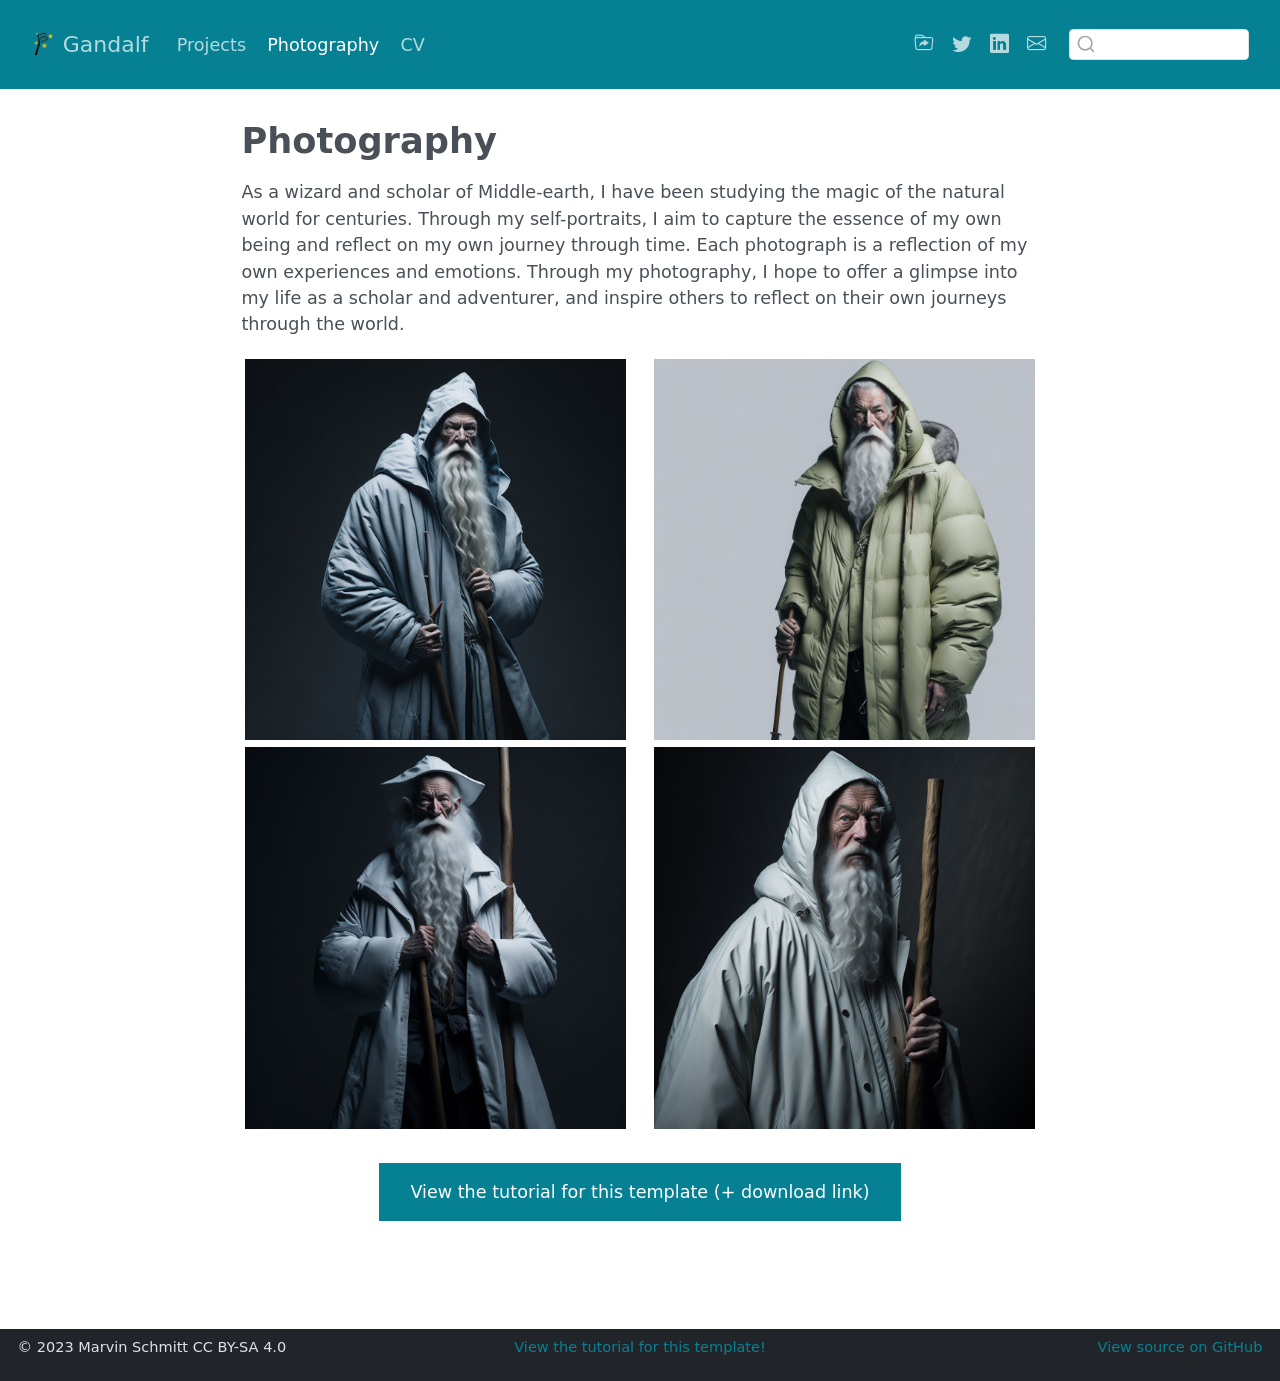
<file: docs/photography/index.html>
<!DOCTYPE html>
<html xmlns="http://www.w3.org/1999/xhtml" lang="en" xml:lang="en"><head>

<meta charset="utf-8">
<meta name="generator" content="quarto-1.3.450">

<meta name="viewport" content="width=device-width, initial-scale=1.0, user-scalable=yes">


<title>Gandalf - Photography</title>
<style>
code{white-space: pre-wrap;}
span.smallcaps{font-variant: small-caps;}
div.columns{display: flex; gap: min(4vw, 1.5em);}
div.column{flex: auto; overflow-x: auto;}
div.hanging-indent{margin-left: 1.5em; text-indent: -1.5em;}
ul.task-list{list-style: none;}
ul.task-list li input[type="checkbox"] {
  width: 0.8em;
  margin: 0 0.8em 0.2em -1em; /* quarto-specific, see https://github.com/quarto-dev/quarto-cli/issues/4556 */ 
  vertical-align: middle;
}
</style>


<script src="../site_libs/quarto-nav/quarto-nav.js"></script>
<script src="../site_libs/clipboard/clipboard.min.js"></script>
<script src="../site_libs/quarto-search/autocomplete.umd.js"></script>
<script src="../site_libs/quarto-search/fuse.min.js"></script>
<script src="../site_libs/quarto-search/quarto-search.js"></script>
<meta name="quarto:offset" content="../">
<link href="../img/favicon.png" rel="icon" type="image/png">
<script src="../site_libs/quarto-html/quarto.js"></script>
<script src="../site_libs/quarto-html/popper.min.js"></script>
<script src="../site_libs/quarto-html/tippy.umd.min.js"></script>
<script src="../site_libs/quarto-html/anchor.min.js"></script>
<link href="../site_libs/quarto-html/tippy.css" rel="stylesheet">
<link href="../site_libs/quarto-html/quarto-syntax-highlighting.css" rel="stylesheet" id="quarto-text-highlighting-styles">
<script src="../site_libs/bootstrap/bootstrap.min.js"></script>
<link href="../site_libs/bootstrap/bootstrap-icons.css" rel="stylesheet">
<link href="../site_libs/bootstrap/bootstrap.min.css" rel="stylesheet" id="quarto-bootstrap" data-mode="light">
<script id="quarto-search-options" type="application/json">{
  "location": "navbar",
  "copy-button": false,
  "collapse-after": 3,
  "panel-placement": "end",
  "type": "textbox",
  "limit": 20,
  "language": {
    "search-no-results-text": "No results",
    "search-matching-documents-text": "matching documents",
    "search-copy-link-title": "Copy link to search",
    "search-hide-matches-text": "Hide additional matches",
    "search-more-match-text": "more match in this document",
    "search-more-matches-text": "more matches in this document",
    "search-clear-button-title": "Clear",
    "search-detached-cancel-button-title": "Cancel",
    "search-submit-button-title": "Submit",
    "search-label": "Search"
  }
}</script>


</head>

<body class="nav-fixed fullcontent">

<div id="quarto-search-results"></div>
  <header id="quarto-header" class="headroom fixed-top">
    <nav class="navbar navbar-expand-lg navbar-dark ">
      <div class="navbar-container container-fluid">
      <div class="navbar-brand-container">
    <a href="../index.html" class="navbar-brand navbar-brand-logo">
    <img src="../img/logo.png" alt="" class="navbar-logo">
    </a>
    <a class="navbar-brand" href="../index.html">
    <span class="navbar-title">Gandalf</span>
    </a>
  </div>
            <div id="quarto-search" class="" title="Search"></div>
          <button class="navbar-toggler" type="button" data-bs-toggle="collapse" data-bs-target="#navbarCollapse" aria-controls="navbarCollapse" aria-expanded="false" aria-label="Toggle navigation" onclick="if (window.quartoToggleHeadroom) { window.quartoToggleHeadroom(); }">
  <span class="navbar-toggler-icon"></span>
</button>
          <div class="collapse navbar-collapse" id="navbarCollapse">
            <ul class="navbar-nav navbar-nav-scroll me-auto">
  <li class="nav-item">
    <a class="nav-link" href="../projects/index.html" rel="" target="">
 <span class="menu-text">Projects</span></a>
  </li>  
  <li class="nav-item">
    <a class="nav-link active" href="../photography/index.html" rel="" target="" aria-current="page">
 <span class="menu-text">Photography</span></a>
  </li>  
  <li class="nav-item">
    <a class="nav-link" href="../cv/index.html" rel="" target="">
 <span class="menu-text">CV</span></a>
  </li>  
</ul>
            <ul class="navbar-nav navbar-nav-scroll ms-auto">
  <li class="nav-item compact">
    <a class="nav-link" href="https://www.marvinschmitt.com/blog/website-tutorial-quarto/" rel="" target=""><i class="bi bi-folder-symlink" role="img">
</i> 
 <span class="menu-text"></span></a>
  </li>  
  <li class="nav-item compact">
    <a class="nav-link" href="https://twitter.com/MarvinSchmittML" rel="" target=""><i class="bi bi-twitter" role="img">
</i> 
 <span class="menu-text"></span></a>
  </li>  
  <li class="nav-item compact">
    <a class="nav-link" href="https://www.linkedin.com/in/marvin-schmitt-a85b321a2/" rel="" target=""><i class="bi bi-linkedin" role="img">
</i> 
 <span class="menu-text"></span></a>
  </li>  
  <li class="nav-item compact">
    <a class="nav-link" href="mailto:mail.marvinschmitt@gmail.com" rel="" target=""><i class="bi bi-envelope" role="img" aria-label="email">
</i> 
 <span class="menu-text"></span></a>
  </li>  
</ul>
            <div class="quarto-navbar-tools">
</div>
          </div> <!-- /navcollapse -->
      </div> <!-- /container-fluid -->
    </nav>
</header>
<!-- content -->
<div id="quarto-content" class="quarto-container page-columns page-rows-contents page-layout-article page-navbar">
<!-- sidebar -->
<!-- margin-sidebar -->
    
<!-- main -->
<main class="content" id="quarto-document-content">

<header id="title-block-header" class="quarto-title-block default">
<div class="quarto-title">
<h1 class="title">Photography</h1>
</div>



<div class="quarto-title-meta">

    
  
    
  </div>
  

</header>

<p>As a wizard and scholar of Middle-earth, I have been studying the magic of the natural world for centuries. Through my self-portraits, I aim to capture the essence of my own being and reflect on my own journey through time. Each photograph is a reflection of my own experiences and emotions. Through my photography, I hope to offer a glimpse into my life as a scholar and adventurer, and inspire others to reflect on their own journeys through the world.</p>
<div class="quarto-layout-panel">
<div class="quarto-layout-row quarto-layout-valign-top">
<div class="quarto-layout-cell" style="flex-basis: 50.0%;justify-content: center;">
<p><img src="gandalf_image_1.jpg" class="img-fluid"></p>
</div>
<div class="quarto-layout-cell" style="flex-basis: 50.0%;justify-content: center;">
<p><img src="gandalf_image_2.jpg" class="img-fluid"></p>
</div>
</div>
<div class="quarto-layout-row quarto-layout-valign-top">
<div class="quarto-layout-cell" style="flex-basis: 50.0%;justify-content: center;">
<p><img src="gandalf_image_3.jpg" class="img-fluid"></p>
</div>
<div class="quarto-layout-cell" style="flex-basis: 50.0%;justify-content: center;">
<p><img src="gandalf_image_4.jpg" class="img-fluid"></p>
</div>
</div>
</div>
<div style="margin: 30px; text-align: center;">
<a class="btn btn-primary" href="https://www.marvinschmitt.com/blog/website-tutorial-quarto/" role="button" target="_blank" style="padding: 15px 30px;">View the tutorial for this template (+ download link)</a>
</div>



</main> <!-- /main -->
<script id="quarto-html-after-body" type="application/javascript">
window.document.addEventListener("DOMContentLoaded", function (event) {
  const toggleBodyColorMode = (bsSheetEl) => {
    const mode = bsSheetEl.getAttribute("data-mode");
    const bodyEl = window.document.querySelector("body");
    if (mode === "dark") {
      bodyEl.classList.add("quarto-dark");
      bodyEl.classList.remove("quarto-light");
    } else {
      bodyEl.classList.add("quarto-light");
      bodyEl.classList.remove("quarto-dark");
    }
  }
  const toggleBodyColorPrimary = () => {
    const bsSheetEl = window.document.querySelector("link#quarto-bootstrap");
    if (bsSheetEl) {
      toggleBodyColorMode(bsSheetEl);
    }
  }
  toggleBodyColorPrimary();  
  const icon = "";
  const anchorJS = new window.AnchorJS();
  anchorJS.options = {
    placement: 'right',
    icon: icon
  };
  anchorJS.add('.anchored');
  const isCodeAnnotation = (el) => {
    for (const clz of el.classList) {
      if (clz.startsWith('code-annotation-')) {                     
        return true;
      }
    }
    return false;
  }
  const clipboard = new window.ClipboardJS('.code-copy-button', {
    text: function(trigger) {
      const codeEl = trigger.previousElementSibling.cloneNode(true);
      for (const childEl of codeEl.children) {
        if (isCodeAnnotation(childEl)) {
          childEl.remove();
        }
      }
      return codeEl.innerText;
    }
  });
  clipboard.on('success', function(e) {
    // button target
    const button = e.trigger;
    // don't keep focus
    button.blur();
    // flash "checked"
    button.classList.add('code-copy-button-checked');
    var currentTitle = button.getAttribute("title");
    button.setAttribute("title", "Copied!");
    let tooltip;
    if (window.bootstrap) {
      button.setAttribute("data-bs-toggle", "tooltip");
      button.setAttribute("data-bs-placement", "left");
      button.setAttribute("data-bs-title", "Copied!");
      tooltip = new bootstrap.Tooltip(button, 
        { trigger: "manual", 
          customClass: "code-copy-button-tooltip",
          offset: [0, -8]});
      tooltip.show();    
    }
    setTimeout(function() {
      if (tooltip) {
        tooltip.hide();
        button.removeAttribute("data-bs-title");
        button.removeAttribute("data-bs-toggle");
        button.removeAttribute("data-bs-placement");
      }
      button.setAttribute("title", currentTitle);
      button.classList.remove('code-copy-button-checked');
    }, 1000);
    // clear code selection
    e.clearSelection();
  });
  function tippyHover(el, contentFn) {
    const config = {
      allowHTML: true,
      content: contentFn,
      maxWidth: 500,
      delay: 100,
      arrow: false,
      appendTo: function(el) {
          return el.parentElement;
      },
      interactive: true,
      interactiveBorder: 10,
      theme: 'quarto',
      placement: 'bottom-start'
    };
    window.tippy(el, config); 
  }
  const noterefs = window.document.querySelectorAll('a[role="doc-noteref"]');
  for (var i=0; i<noterefs.length; i++) {
    const ref = noterefs[i];
    tippyHover(ref, function() {
      // use id or data attribute instead here
      let href = ref.getAttribute('data-footnote-href') || ref.getAttribute('href');
      try { href = new URL(href).hash; } catch {}
      const id = href.replace(/^#\/?/, "");
      const note = window.document.getElementById(id);
      return note.innerHTML;
    });
  }
      let selectedAnnoteEl;
      const selectorForAnnotation = ( cell, annotation) => {
        let cellAttr = 'data-code-cell="' + cell + '"';
        let lineAttr = 'data-code-annotation="' +  annotation + '"';
        const selector = 'span[' + cellAttr + '][' + lineAttr + ']';
        return selector;
      }
      const selectCodeLines = (annoteEl) => {
        const doc = window.document;
        const targetCell = annoteEl.getAttribute("data-target-cell");
        const targetAnnotation = annoteEl.getAttribute("data-target-annotation");
        const annoteSpan = window.document.querySelector(selectorForAnnotation(targetCell, targetAnnotation));
        const lines = annoteSpan.getAttribute("data-code-lines").split(",");
        const lineIds = lines.map((line) => {
          return targetCell + "-" + line;
        })
        let top = null;
        let height = null;
        let parent = null;
        if (lineIds.length > 0) {
            //compute the position of the single el (top and bottom and make a div)
            const el = window.document.getElementById(lineIds[0]);
            top = el.offsetTop;
            height = el.offsetHeight;
            parent = el.parentElement.parentElement;
          if (lineIds.length > 1) {
            const lastEl = window.document.getElementById(lineIds[lineIds.length - 1]);
            const bottom = lastEl.offsetTop + lastEl.offsetHeight;
            height = bottom - top;
          }
          if (top !== null && height !== null && parent !== null) {
            // cook up a div (if necessary) and position it 
            let div = window.document.getElementById("code-annotation-line-highlight");
            if (div === null) {
              div = window.document.createElement("div");
              div.setAttribute("id", "code-annotation-line-highlight");
              div.style.position = 'absolute';
              parent.appendChild(div);
            }
            div.style.top = top - 2 + "px";
            div.style.height = height + 4 + "px";
            let gutterDiv = window.document.getElementById("code-annotation-line-highlight-gutter");
            if (gutterDiv === null) {
              gutterDiv = window.document.createElement("div");
              gutterDiv.setAttribute("id", "code-annotation-line-highlight-gutter");
              gutterDiv.style.position = 'absolute';
              const codeCell = window.document.getElementById(targetCell);
              const gutter = codeCell.querySelector('.code-annotation-gutter');
              gutter.appendChild(gutterDiv);
            }
            gutterDiv.style.top = top - 2 + "px";
            gutterDiv.style.height = height + 4 + "px";
          }
          selectedAnnoteEl = annoteEl;
        }
      };
      const unselectCodeLines = () => {
        const elementsIds = ["code-annotation-line-highlight", "code-annotation-line-highlight-gutter"];
        elementsIds.forEach((elId) => {
          const div = window.document.getElementById(elId);
          if (div) {
            div.remove();
          }
        });
        selectedAnnoteEl = undefined;
      };
      // Attach click handler to the DT
      const annoteDls = window.document.querySelectorAll('dt[data-target-cell]');
      for (const annoteDlNode of annoteDls) {
        annoteDlNode.addEventListener('click', (event) => {
          const clickedEl = event.target;
          if (clickedEl !== selectedAnnoteEl) {
            unselectCodeLines();
            const activeEl = window.document.querySelector('dt[data-target-cell].code-annotation-active');
            if (activeEl) {
              activeEl.classList.remove('code-annotation-active');
            }
            selectCodeLines(clickedEl);
            clickedEl.classList.add('code-annotation-active');
          } else {
            // Unselect the line
            unselectCodeLines();
            clickedEl.classList.remove('code-annotation-active');
          }
        });
      }
  const findCites = (el) => {
    const parentEl = el.parentElement;
    if (parentEl) {
      const cites = parentEl.dataset.cites;
      if (cites) {
        return {
          el,
          cites: cites.split(' ')
        };
      } else {
        return findCites(el.parentElement)
      }
    } else {
      return undefined;
    }
  };
  var bibliorefs = window.document.querySelectorAll('a[role="doc-biblioref"]');
  for (var i=0; i<bibliorefs.length; i++) {
    const ref = bibliorefs[i];
    const citeInfo = findCites(ref);
    if (citeInfo) {
      tippyHover(citeInfo.el, function() {
        var popup = window.document.createElement('div');
        citeInfo.cites.forEach(function(cite) {
          var citeDiv = window.document.createElement('div');
          citeDiv.classList.add('hanging-indent');
          citeDiv.classList.add('csl-entry');
          var biblioDiv = window.document.getElementById('ref-' + cite);
          if (biblioDiv) {
            citeDiv.innerHTML = biblioDiv.innerHTML;
          }
          popup.appendChild(citeDiv);
        });
        return popup.innerHTML;
      });
    }
  }
});
</script>
</div> <!-- /content -->
<footer class="footer">
  <div class="nav-footer">
    <div class="nav-footer-left"><span class="faux-block">© 2023 Marvin Schmitt CC BY-SA 4.0</span></div>   
    <div class="nav-footer-center"><span class="faux-block"><a href="https://www.marvinschmitt.com/blog/website-tutorial-quarto/">View the tutorial for this template!</a></span></div>
    <div class="nav-footer-right"><span class="faux-block"><a href="https://github.com/marvinschmitt/quarto-website-template/">View source on GitHub</a></span></div>
  </div>
</footer>



</body></html>
</file>
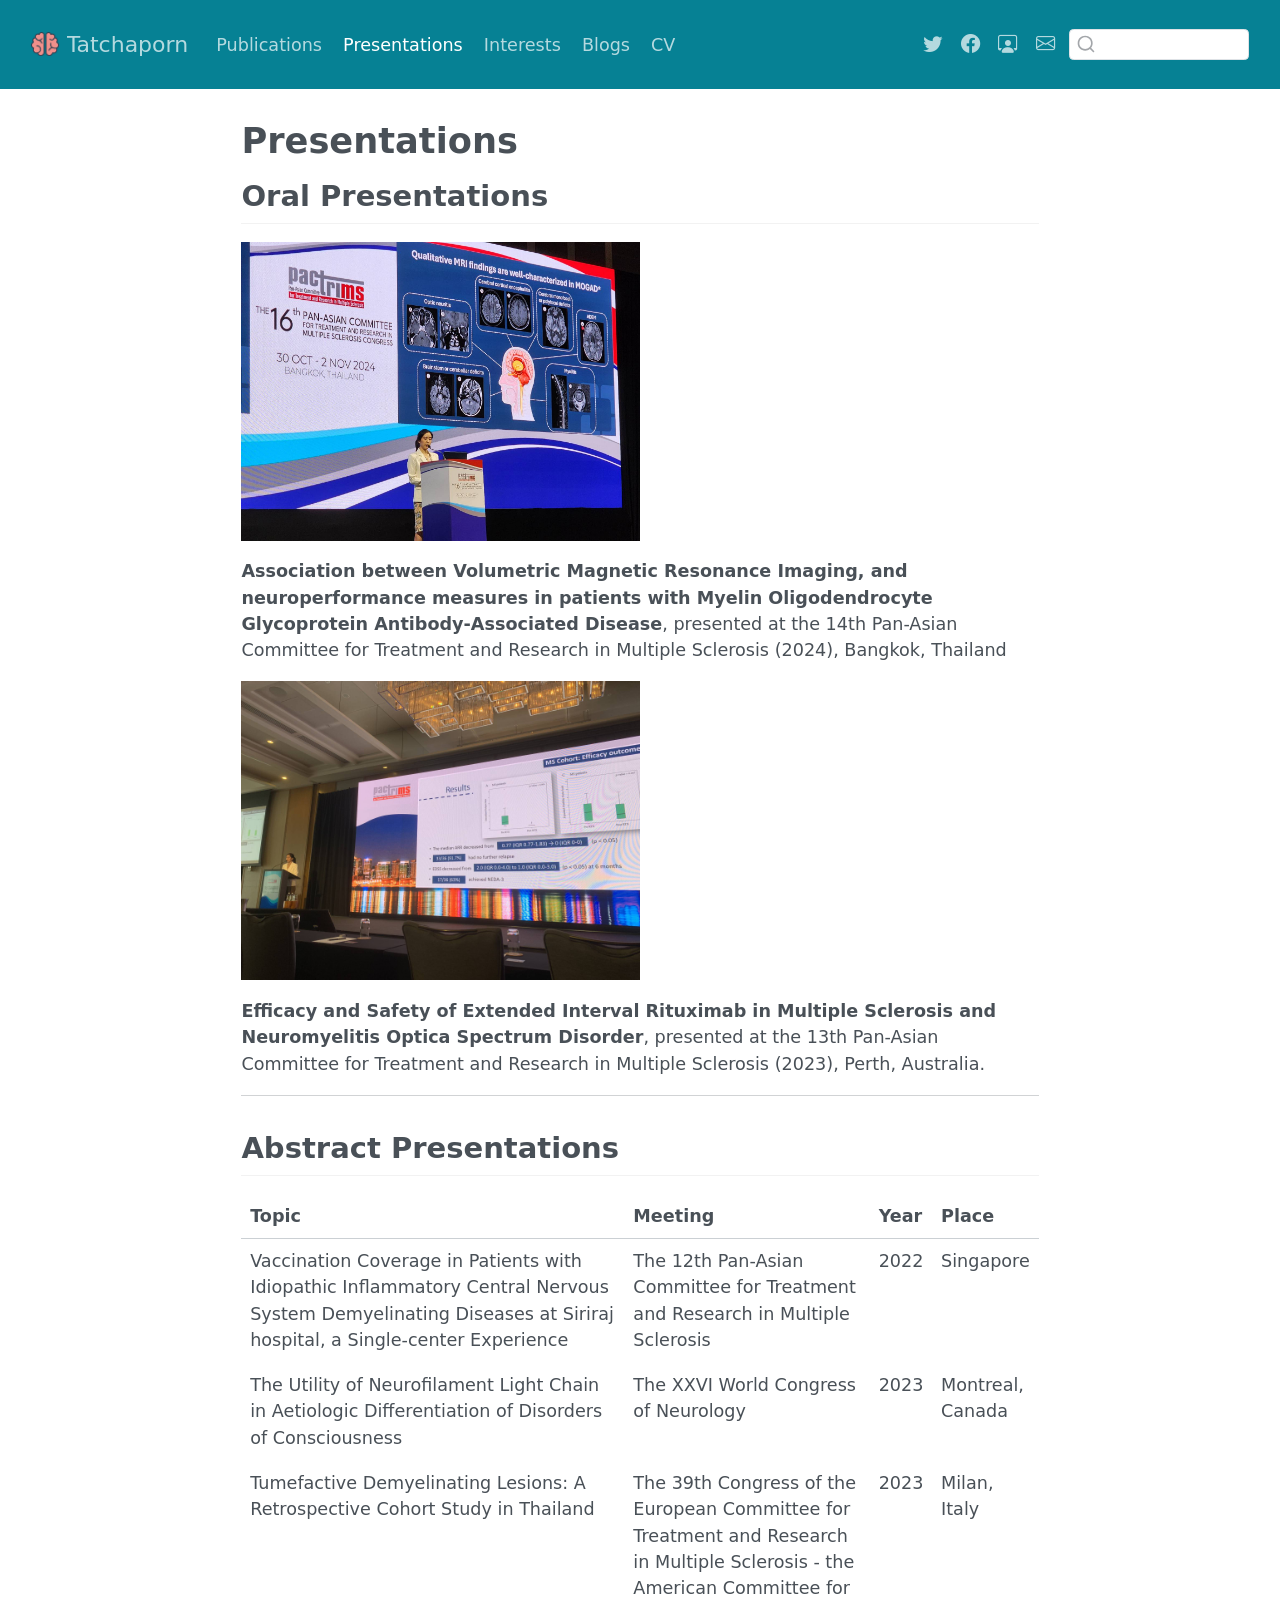
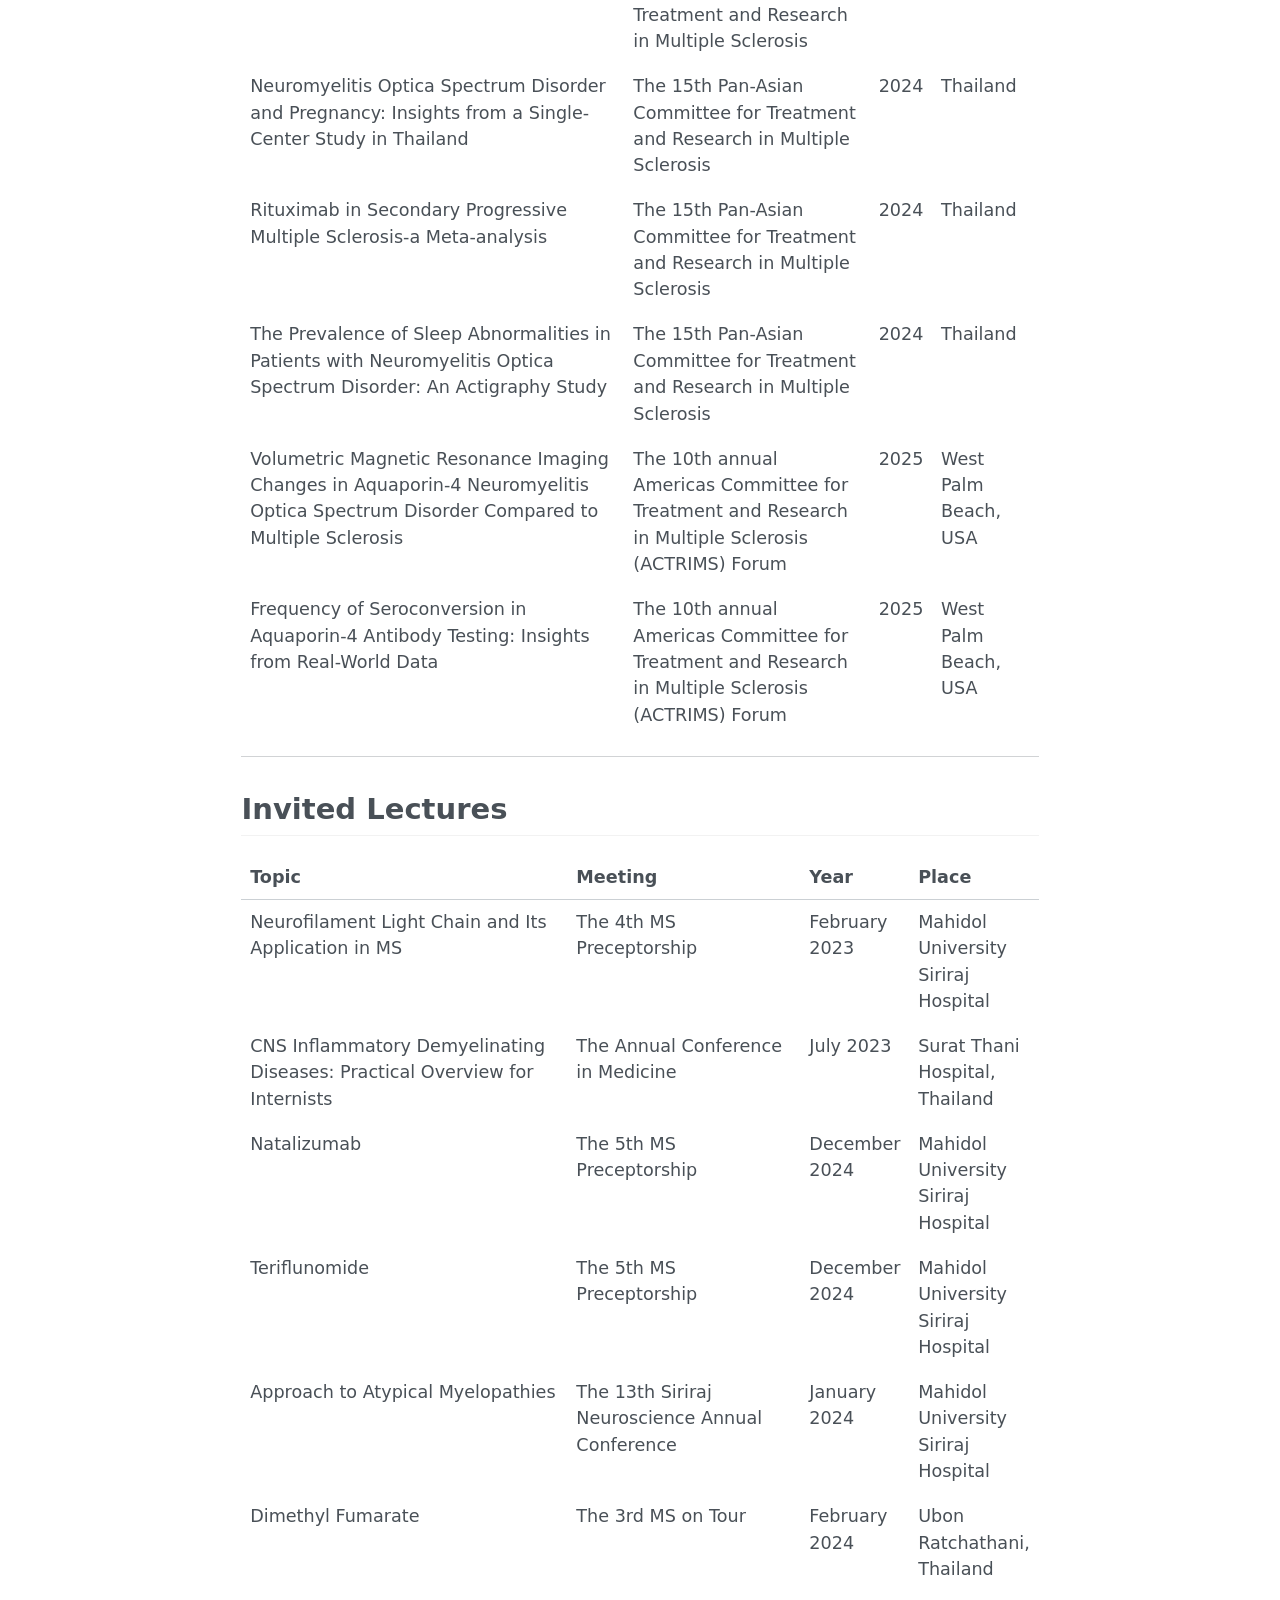
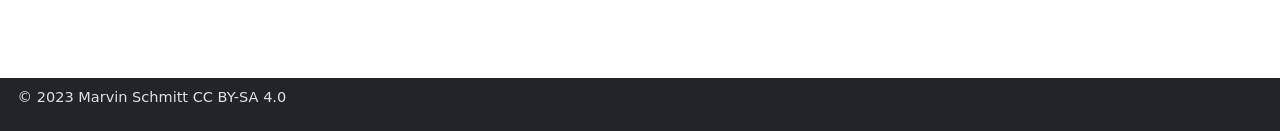
<file: docs/presentations/index.html>
<!DOCTYPE html>
<html xmlns="http://www.w3.org/1999/xhtml" lang="en" xml:lang="en"><head>

<meta charset="utf-8">
<meta name="generator" content="quarto-1.5.57">

<meta name="viewport" content="width=device-width, initial-scale=1.0, user-scalable=yes">


<title>Presentations – Tatchaporn</title>
<style>
code{white-space: pre-wrap;}
span.smallcaps{font-variant: small-caps;}
div.columns{display: flex; gap: min(4vw, 1.5em);}
div.column{flex: auto; overflow-x: auto;}
div.hanging-indent{margin-left: 1.5em; text-indent: -1.5em;}
ul.task-list{list-style: none;}
ul.task-list li input[type="checkbox"] {
  width: 0.8em;
  margin: 0 0.8em 0.2em -1em; /* quarto-specific, see https://github.com/quarto-dev/quarto-cli/issues/4556 */ 
  vertical-align: middle;
}
</style>


<script src="../site_libs/quarto-nav/quarto-nav.js"></script>
<script src="../site_libs/clipboard/clipboard.min.js"></script>
<script src="../site_libs/quarto-search/autocomplete.umd.js"></script>
<script src="../site_libs/quarto-search/fuse.min.js"></script>
<script src="../site_libs/quarto-search/quarto-search.js"></script>
<meta name="quarto:offset" content="../">
<link href="../img/brain.png" rel="icon" type="image/png">
<script src="../site_libs/quarto-html/quarto.js"></script>
<script src="../site_libs/quarto-html/popper.min.js"></script>
<script src="../site_libs/quarto-html/tippy.umd.min.js"></script>
<script src="../site_libs/quarto-html/anchor.min.js"></script>
<link href="../site_libs/quarto-html/tippy.css" rel="stylesheet">
<link href="../site_libs/quarto-html/quarto-syntax-highlighting.css" rel="stylesheet" id="quarto-text-highlighting-styles">
<script src="../site_libs/bootstrap/bootstrap.min.js"></script>
<link href="../site_libs/bootstrap/bootstrap-icons.css" rel="stylesheet">
<link href="../site_libs/bootstrap/bootstrap.min.css" rel="stylesheet" id="quarto-bootstrap" data-mode="light">
<script id="quarto-search-options" type="application/json">{
  "location": "navbar",
  "copy-button": false,
  "collapse-after": 3,
  "panel-placement": "end",
  "type": "textbox",
  "limit": 50,
  "keyboard-shortcut": [
    "f",
    "/",
    "s"
  ],
  "language": {
    "search-no-results-text": "No results",
    "search-matching-documents-text": "matching documents",
    "search-copy-link-title": "Copy link to search",
    "search-hide-matches-text": "Hide additional matches",
    "search-more-match-text": "more match in this document",
    "search-more-matches-text": "more matches in this document",
    "search-clear-button-title": "Clear",
    "search-text-placeholder": "",
    "search-detached-cancel-button-title": "Cancel",
    "search-submit-button-title": "Submit",
    "search-label": "Search"
  }
}</script>


</head>

<body class="nav-fixed fullcontent">

<div id="quarto-search-results"></div>
  <header id="quarto-header" class="headroom fixed-top">
    <nav class="navbar navbar-expand-lg " data-bs-theme="dark">
      <div class="navbar-container container-fluid">
      <div class="navbar-brand-container mx-auto">
    <a href="../index.html" class="navbar-brand navbar-brand-logo">
    <img src="../img/brain.png" alt="" class="navbar-logo">
    </a>
    <a class="navbar-brand" href="../index.html">
    <span class="navbar-title">Tatchaporn</span>
    </a>
  </div>
            <div id="quarto-search" class="" title="Search"></div>
          <button class="navbar-toggler" type="button" data-bs-toggle="collapse" data-bs-target="#navbarCollapse" aria-controls="navbarCollapse" role="menu" aria-expanded="false" aria-label="Toggle navigation" onclick="if (window.quartoToggleHeadroom) { window.quartoToggleHeadroom(); }">
  <span class="navbar-toggler-icon"></span>
</button>
          <div class="collapse navbar-collapse" id="navbarCollapse">
            <ul class="navbar-nav navbar-nav-scroll me-auto">
  <li class="nav-item">
    <a class="nav-link" href="../publications/index.html"> 
<span class="menu-text">Publications</span></a>
  </li>  
  <li class="nav-item">
    <a class="nav-link active" href="../presentations/index.html" aria-current="page"> 
<span class="menu-text">Presentations</span></a>
  </li>  
  <li class="nav-item">
    <a class="nav-link" href="../interests/index.html"> 
<span class="menu-text">Interests</span></a>
  </li>  
  <li class="nav-item">
    <a class="nav-link" href="../blogs/index.html"> 
<span class="menu-text">Blogs</span></a>
  </li>  
  <li class="nav-item">
    <a class="nav-link" href="../cv/index.html"> 
<span class="menu-text">CV</span></a>
  </li>  
</ul>
            <ul class="navbar-nav navbar-nav-scroll ms-auto">
  <li class="nav-item compact">
    <a class="nav-link" href="https://x.com/TatchapornO?t=SOnf9e8j2Pg_veiu_Nb9TA&amp;s=09"> <i class="bi bi-twitter" role="img">
</i> 
<span class="menu-text"></span></a>
  </li>  
  <li class="nav-item compact">
    <a class="nav-link" href="https://www.facebook.com/katid.O?mibextid=ZbWKwL"> <i class="bi bi-facebook" role="img">
</i> 
<span class="menu-text"></span></a>
  </li>  
  <li class="nav-item compact">
    <a class="nav-link" href="https://www.researchgate.net/profile/Tatchaporn-Ongphichetmetha-2"> <i class="bi bi-person-workspace" role="img">
</i> 
<span class="menu-text"></span></a>
  </li>  
  <li class="nav-item compact">
    <a class="nav-link" href="mailto:ongphit@ccf.org"> <i class="bi bi-envelope" role="img">
</i> 
<span class="menu-text"></span></a>
  </li>  
</ul>
          </div> <!-- /navcollapse -->
            <div class="quarto-navbar-tools">
</div>
      </div> <!-- /container-fluid -->
    </nav>
</header>
<!-- content -->
<div id="quarto-content" class="quarto-container page-columns page-rows-contents page-layout-article page-navbar">
<!-- sidebar -->
<!-- margin-sidebar -->
    
<!-- main -->
<main class="content" id="quarto-document-content">

<header id="title-block-header" class="quarto-title-block default">
<div class="quarto-title">
<h1 class="title">Presentations</h1>
</div>



<div class="quarto-title-meta">

    
  
    
  </div>
  


</header>


<section id="oral-presentations" class="level2">
<h2 class="anchored" data-anchor-id="oral-presentations">Oral Presentations</h2>
<p><img src="pactrims2024.jpg" style="height: 50%; width: 50%; object-fit: contain"></p>
<p><strong>Association between Volumetric Magnetic Resonance Imaging, and neuroperformance measures in patients with Myelin Oligodendrocyte Glycoprotein Antibody-Associated Disease</strong>, presented at the 14th Pan-Asian Committee for Treatment and Research in Multiple Sclerosis (2024), Bangkok, Thailand</p>
<p><img src="pactrims2023.jpg" style="height: 50%; width: 50%; object-fit: contain"></p>
<p><strong>Efficacy and Safety of Extended Interval Rituximab in Multiple Sclerosis and Neuromyelitis Optica Spectrum Disorder</strong>, presented at the 13th Pan-Asian Committee for Treatment and Research in Multiple Sclerosis (2023), Perth, Australia.</p>
<hr>
</section>
<section id="abstract-presentations" class="level2">
<h2 class="anchored" data-anchor-id="abstract-presentations">Abstract Presentations</h2>
<table class="caption-top table">
<colgroup>
<col style="width: 52%">
<col style="width: 33%">
<col style="width: 6%">
<col style="width: 7%">
</colgroup>
<thead>
<tr class="header">
<th>Topic</th>
<th>Meeting</th>
<th>Year</th>
<th>Place</th>
</tr>
</thead>
<tbody>
<tr class="odd">
<td>Vaccination Coverage in Patients with Idiopathic Inflammatory Central Nervous System Demyelinating Diseases at Siriraj hospital, a Single-center Experience</td>
<td>The 12th Pan-Asian Committee for Treatment and Research in Multiple Sclerosis</td>
<td>2022</td>
<td>Singapore</td>
</tr>
<tr class="even">
<td>The Utility of Neurofilament Light Chain in Aetiologic Differentiation of Disorders of Consciousness</td>
<td>The XXVI World Congress of Neurology</td>
<td>2023</td>
<td>Montreal, Canada</td>
</tr>
<tr class="odd">
<td>Tumefactive Demyelinating Lesions: A Retrospective Cohort Study in Thailand</td>
<td>The 39th Congress of the European Committee for Treatment and Research in Multiple Sclerosis - the American Committee for Treatment and Research in Multiple Sclerosis</td>
<td>2023</td>
<td>Milan, Italy</td>
</tr>
<tr class="even">
<td>Neuromyelitis Optica Spectrum Disorder and Pregnancy: Insights from a Single-Center Study in Thailand</td>
<td>The 15th Pan-Asian Committee for Treatment and Research in Multiple Sclerosis</td>
<td>2024</td>
<td>Thailand</td>
</tr>
<tr class="odd">
<td>Rituximab in Secondary Progressive Multiple Sclerosis-a Meta-analysis</td>
<td>The 15th Pan-Asian Committee for Treatment and Research in Multiple Sclerosis</td>
<td>2024</td>
<td>Thailand</td>
</tr>
<tr class="even">
<td>The Prevalence of Sleep Abnormalities in Patients with Neuromyelitis Optica Spectrum Disorder: An Actigraphy Study</td>
<td>The 15th Pan-Asian Committee for Treatment and Research in Multiple Sclerosis</td>
<td>2024</td>
<td>Thailand</td>
</tr>
<tr class="odd">
<td>Volumetric Magnetic Resonance Imaging Changes in Aquaporin-4 Neuromyelitis Optica Spectrum Disorder Compared to Multiple Sclerosis</td>
<td>The 10th annual Americas Committee for Treatment and Research in Multiple Sclerosis (ACTRIMS) Forum</td>
<td>2025</td>
<td>West Palm Beach, USA</td>
</tr>
<tr class="even">
<td>Frequency of Seroconversion in Aquaporin-4 Antibody Testing: Insights from Real-World Data</td>
<td>The 10th annual Americas Committee for Treatment and Research in Multiple Sclerosis (ACTRIMS) Forum</td>
<td>2025</td>
<td>West Palm Beach, USA</td>
</tr>
</tbody>
</table>
<hr>
</section>
<section id="invited-lectures" class="level2">
<h2 class="anchored" data-anchor-id="invited-lectures">Invited Lectures</h2>
<table class="caption-top table">
<colgroup>
<col style="width: 50%">
<col style="width: 34%">
<col style="width: 10%">
<col style="width: 4%">
</colgroup>
<thead>
<tr class="header">
<th>Topic</th>
<th>Meeting</th>
<th>Year</th>
<th>Place</th>
</tr>
</thead>
<tbody>
<tr class="odd">
<td>Neurofilament Light Chain and Its Application in MS</td>
<td>The 4th MS Preceptorship</td>
<td>February 2023</td>
<td>Mahidol University Siriraj Hospital</td>
</tr>
<tr class="even">
<td>CNS Inflammatory Demyelinating Diseases: Practical Overview for Internists</td>
<td>The Annual Conference in Medicine</td>
<td>July 2023</td>
<td>Surat Thani Hospital, Thailand</td>
</tr>
<tr class="odd">
<td>Natalizumab</td>
<td>The 5th MS Preceptorship</td>
<td>December 2024</td>
<td>Mahidol University Siriraj Hospital</td>
</tr>
<tr class="even">
<td>Teriflunomide</td>
<td>The 5th MS Preceptorship</td>
<td>December 2024</td>
<td>Mahidol University Siriraj Hospital</td>
</tr>
<tr class="odd">
<td>Approach to Atypical Myelopathies</td>
<td>The 13th Siriraj Neuroscience Annual Conference</td>
<td>January 2024</td>
<td>Mahidol University Siriraj Hospital</td>
</tr>
<tr class="even">
<td>Dimethyl Fumarate</td>
<td>The 3rd MS on Tour</td>
<td>February 2024</td>
<td>Ubon Ratchathani, Thailand</td>
</tr>
</tbody>
</table>


</section>

</main> <!-- /main -->
<script id="quarto-html-after-body" type="application/javascript">
window.document.addEventListener("DOMContentLoaded", function (event) {
  const toggleBodyColorMode = (bsSheetEl) => {
    const mode = bsSheetEl.getAttribute("data-mode");
    const bodyEl = window.document.querySelector("body");
    if (mode === "dark") {
      bodyEl.classList.add("quarto-dark");
      bodyEl.classList.remove("quarto-light");
    } else {
      bodyEl.classList.add("quarto-light");
      bodyEl.classList.remove("quarto-dark");
    }
  }
  const toggleBodyColorPrimary = () => {
    const bsSheetEl = window.document.querySelector("link#quarto-bootstrap");
    if (bsSheetEl) {
      toggleBodyColorMode(bsSheetEl);
    }
  }
  toggleBodyColorPrimary();  
  const icon = "";
  const anchorJS = new window.AnchorJS();
  anchorJS.options = {
    placement: 'right',
    icon: icon
  };
  anchorJS.add('.anchored');
  const isCodeAnnotation = (el) => {
    for (const clz of el.classList) {
      if (clz.startsWith('code-annotation-')) {                     
        return true;
      }
    }
    return false;
  }
  const onCopySuccess = function(e) {
    // button target
    const button = e.trigger;
    // don't keep focus
    button.blur();
    // flash "checked"
    button.classList.add('code-copy-button-checked');
    var currentTitle = button.getAttribute("title");
    button.setAttribute("title", "Copied!");
    let tooltip;
    if (window.bootstrap) {
      button.setAttribute("data-bs-toggle", "tooltip");
      button.setAttribute("data-bs-placement", "left");
      button.setAttribute("data-bs-title", "Copied!");
      tooltip = new bootstrap.Tooltip(button, 
        { trigger: "manual", 
          customClass: "code-copy-button-tooltip",
          offset: [0, -8]});
      tooltip.show();    
    }
    setTimeout(function() {
      if (tooltip) {
        tooltip.hide();
        button.removeAttribute("data-bs-title");
        button.removeAttribute("data-bs-toggle");
        button.removeAttribute("data-bs-placement");
      }
      button.setAttribute("title", currentTitle);
      button.classList.remove('code-copy-button-checked');
    }, 1000);
    // clear code selection
    e.clearSelection();
  }
  const getTextToCopy = function(trigger) {
      const codeEl = trigger.previousElementSibling.cloneNode(true);
      for (const childEl of codeEl.children) {
        if (isCodeAnnotation(childEl)) {
          childEl.remove();
        }
      }
      return codeEl.innerText;
  }
  const clipboard = new window.ClipboardJS('.code-copy-button:not([data-in-quarto-modal])', {
    text: getTextToCopy
  });
  clipboard.on('success', onCopySuccess);
  if (window.document.getElementById('quarto-embedded-source-code-modal')) {
    // For code content inside modals, clipBoardJS needs to be initialized with a container option
    // TODO: Check when it could be a function (https://github.com/zenorocha/clipboard.js/issues/860)
    const clipboardModal = new window.ClipboardJS('.code-copy-button[data-in-quarto-modal]', {
      text: getTextToCopy,
      container: window.document.getElementById('quarto-embedded-source-code-modal')
    });
    clipboardModal.on('success', onCopySuccess);
  }
    var localhostRegex = new RegExp(/^(?:http|https):\/\/localhost\:?[0-9]*\//);
    var mailtoRegex = new RegExp(/^mailto:/);
      var filterRegex = new RegExp('/' + window.location.host + '/');
    var isInternal = (href) => {
        return filterRegex.test(href) || localhostRegex.test(href) || mailtoRegex.test(href);
    }
    // Inspect non-navigation links and adorn them if external
 	var links = window.document.querySelectorAll('a[href]:not(.nav-link):not(.navbar-brand):not(.toc-action):not(.sidebar-link):not(.sidebar-item-toggle):not(.pagination-link):not(.no-external):not([aria-hidden]):not(.dropdown-item):not(.quarto-navigation-tool):not(.about-link)');
    for (var i=0; i<links.length; i++) {
      const link = links[i];
      if (!isInternal(link.href)) {
        // undo the damage that might have been done by quarto-nav.js in the case of
        // links that we want to consider external
        if (link.dataset.originalHref !== undefined) {
          link.href = link.dataset.originalHref;
        }
      }
    }
  function tippyHover(el, contentFn, onTriggerFn, onUntriggerFn) {
    const config = {
      allowHTML: true,
      maxWidth: 500,
      delay: 100,
      arrow: false,
      appendTo: function(el) {
          return el.parentElement;
      },
      interactive: true,
      interactiveBorder: 10,
      theme: 'quarto',
      placement: 'bottom-start',
    };
    if (contentFn) {
      config.content = contentFn;
    }
    if (onTriggerFn) {
      config.onTrigger = onTriggerFn;
    }
    if (onUntriggerFn) {
      config.onUntrigger = onUntriggerFn;
    }
    window.tippy(el, config); 
  }
  const noterefs = window.document.querySelectorAll('a[role="doc-noteref"]');
  for (var i=0; i<noterefs.length; i++) {
    const ref = noterefs[i];
    tippyHover(ref, function() {
      // use id or data attribute instead here
      let href = ref.getAttribute('data-footnote-href') || ref.getAttribute('href');
      try { href = new URL(href).hash; } catch {}
      const id = href.replace(/^#\/?/, "");
      const note = window.document.getElementById(id);
      if (note) {
        return note.innerHTML;
      } else {
        return "";
      }
    });
  }
  const xrefs = window.document.querySelectorAll('a.quarto-xref');
  const processXRef = (id, note) => {
    // Strip column container classes
    const stripColumnClz = (el) => {
      el.classList.remove("page-full", "page-columns");
      if (el.children) {
        for (const child of el.children) {
          stripColumnClz(child);
        }
      }
    }
    stripColumnClz(note)
    if (id === null || id.startsWith('sec-')) {
      // Special case sections, only their first couple elements
      const container = document.createElement("div");
      if (note.children && note.children.length > 2) {
        container.appendChild(note.children[0].cloneNode(true));
        for (let i = 1; i < note.children.length; i++) {
          const child = note.children[i];
          if (child.tagName === "P" && child.innerText === "") {
            continue;
          } else {
            container.appendChild(child.cloneNode(true));
            break;
          }
        }
        if (window.Quarto?.typesetMath) {
          window.Quarto.typesetMath(container);
        }
        return container.innerHTML
      } else {
        if (window.Quarto?.typesetMath) {
          window.Quarto.typesetMath(note);
        }
        return note.innerHTML;
      }
    } else {
      // Remove any anchor links if they are present
      const anchorLink = note.querySelector('a.anchorjs-link');
      if (anchorLink) {
        anchorLink.remove();
      }
      if (window.Quarto?.typesetMath) {
        window.Quarto.typesetMath(note);
      }
      // TODO in 1.5, we should make sure this works without a callout special case
      if (note.classList.contains("callout")) {
        return note.outerHTML;
      } else {
        return note.innerHTML;
      }
    }
  }
  for (var i=0; i<xrefs.length; i++) {
    const xref = xrefs[i];
    tippyHover(xref, undefined, function(instance) {
      instance.disable();
      let url = xref.getAttribute('href');
      let hash = undefined; 
      if (url.startsWith('#')) {
        hash = url;
      } else {
        try { hash = new URL(url).hash; } catch {}
      }
      if (hash) {
        const id = hash.replace(/^#\/?/, "");
        const note = window.document.getElementById(id);
        if (note !== null) {
          try {
            const html = processXRef(id, note.cloneNode(true));
            instance.setContent(html);
          } finally {
            instance.enable();
            instance.show();
          }
        } else {
          // See if we can fetch this
          fetch(url.split('#')[0])
          .then(res => res.text())
          .then(html => {
            const parser = new DOMParser();
            const htmlDoc = parser.parseFromString(html, "text/html");
            const note = htmlDoc.getElementById(id);
            if (note !== null) {
              const html = processXRef(id, note);
              instance.setContent(html);
            } 
          }).finally(() => {
            instance.enable();
            instance.show();
          });
        }
      } else {
        // See if we can fetch a full url (with no hash to target)
        // This is a special case and we should probably do some content thinning / targeting
        fetch(url)
        .then(res => res.text())
        .then(html => {
          const parser = new DOMParser();
          const htmlDoc = parser.parseFromString(html, "text/html");
          const note = htmlDoc.querySelector('main.content');
          if (note !== null) {
            // This should only happen for chapter cross references
            // (since there is no id in the URL)
            // remove the first header
            if (note.children.length > 0 && note.children[0].tagName === "HEADER") {
              note.children[0].remove();
            }
            const html = processXRef(null, note);
            instance.setContent(html);
          } 
        }).finally(() => {
          instance.enable();
          instance.show();
        });
      }
    }, function(instance) {
    });
  }
      let selectedAnnoteEl;
      const selectorForAnnotation = ( cell, annotation) => {
        let cellAttr = 'data-code-cell="' + cell + '"';
        let lineAttr = 'data-code-annotation="' +  annotation + '"';
        const selector = 'span[' + cellAttr + '][' + lineAttr + ']';
        return selector;
      }
      const selectCodeLines = (annoteEl) => {
        const doc = window.document;
        const targetCell = annoteEl.getAttribute("data-target-cell");
        const targetAnnotation = annoteEl.getAttribute("data-target-annotation");
        const annoteSpan = window.document.querySelector(selectorForAnnotation(targetCell, targetAnnotation));
        const lines = annoteSpan.getAttribute("data-code-lines").split(",");
        const lineIds = lines.map((line) => {
          return targetCell + "-" + line;
        })
        let top = null;
        let height = null;
        let parent = null;
        if (lineIds.length > 0) {
            //compute the position of the single el (top and bottom and make a div)
            const el = window.document.getElementById(lineIds[0]);
            top = el.offsetTop;
            height = el.offsetHeight;
            parent = el.parentElement.parentElement;
          if (lineIds.length > 1) {
            const lastEl = window.document.getElementById(lineIds[lineIds.length - 1]);
            const bottom = lastEl.offsetTop + lastEl.offsetHeight;
            height = bottom - top;
          }
          if (top !== null && height !== null && parent !== null) {
            // cook up a div (if necessary) and position it 
            let div = window.document.getElementById("code-annotation-line-highlight");
            if (div === null) {
              div = window.document.createElement("div");
              div.setAttribute("id", "code-annotation-line-highlight");
              div.style.position = 'absolute';
              parent.appendChild(div);
            }
            div.style.top = top - 2 + "px";
            div.style.height = height + 4 + "px";
            div.style.left = 0;
            let gutterDiv = window.document.getElementById("code-annotation-line-highlight-gutter");
            if (gutterDiv === null) {
              gutterDiv = window.document.createElement("div");
              gutterDiv.setAttribute("id", "code-annotation-line-highlight-gutter");
              gutterDiv.style.position = 'absolute';
              const codeCell = window.document.getElementById(targetCell);
              const gutter = codeCell.querySelector('.code-annotation-gutter');
              gutter.appendChild(gutterDiv);
            }
            gutterDiv.style.top = top - 2 + "px";
            gutterDiv.style.height = height + 4 + "px";
          }
          selectedAnnoteEl = annoteEl;
        }
      };
      const unselectCodeLines = () => {
        const elementsIds = ["code-annotation-line-highlight", "code-annotation-line-highlight-gutter"];
        elementsIds.forEach((elId) => {
          const div = window.document.getElementById(elId);
          if (div) {
            div.remove();
          }
        });
        selectedAnnoteEl = undefined;
      };
        // Handle positioning of the toggle
    window.addEventListener(
      "resize",
      throttle(() => {
        elRect = undefined;
        if (selectedAnnoteEl) {
          selectCodeLines(selectedAnnoteEl);
        }
      }, 10)
    );
    function throttle(fn, ms) {
    let throttle = false;
    let timer;
      return (...args) => {
        if(!throttle) { // first call gets through
            fn.apply(this, args);
            throttle = true;
        } else { // all the others get throttled
            if(timer) clearTimeout(timer); // cancel #2
            timer = setTimeout(() => {
              fn.apply(this, args);
              timer = throttle = false;
            }, ms);
        }
      };
    }
      // Attach click handler to the DT
      const annoteDls = window.document.querySelectorAll('dt[data-target-cell]');
      for (const annoteDlNode of annoteDls) {
        annoteDlNode.addEventListener('click', (event) => {
          const clickedEl = event.target;
          if (clickedEl !== selectedAnnoteEl) {
            unselectCodeLines();
            const activeEl = window.document.querySelector('dt[data-target-cell].code-annotation-active');
            if (activeEl) {
              activeEl.classList.remove('code-annotation-active');
            }
            selectCodeLines(clickedEl);
            clickedEl.classList.add('code-annotation-active');
          } else {
            // Unselect the line
            unselectCodeLines();
            clickedEl.classList.remove('code-annotation-active');
          }
        });
      }
  const findCites = (el) => {
    const parentEl = el.parentElement;
    if (parentEl) {
      const cites = parentEl.dataset.cites;
      if (cites) {
        return {
          el,
          cites: cites.split(' ')
        };
      } else {
        return findCites(el.parentElement)
      }
    } else {
      return undefined;
    }
  };
  var bibliorefs = window.document.querySelectorAll('a[role="doc-biblioref"]');
  for (var i=0; i<bibliorefs.length; i++) {
    const ref = bibliorefs[i];
    const citeInfo = findCites(ref);
    if (citeInfo) {
      tippyHover(citeInfo.el, function() {
        var popup = window.document.createElement('div');
        citeInfo.cites.forEach(function(cite) {
          var citeDiv = window.document.createElement('div');
          citeDiv.classList.add('hanging-indent');
          citeDiv.classList.add('csl-entry');
          var biblioDiv = window.document.getElementById('ref-' + cite);
          if (biblioDiv) {
            citeDiv.innerHTML = biblioDiv.innerHTML;
          }
          popup.appendChild(citeDiv);
        });
        return popup.innerHTML;
      });
    }
  }
});
</script>
</div> <!-- /content -->
<footer class="footer">
  <div class="nav-footer">
    <div class="nav-footer-left">
<p><span class="faux-block">© 2023 Marvin Schmitt CC BY-SA 4.0</span></p>
</div>   
    <div class="nav-footer-center">
      &nbsp;
    </div>
    <div class="nav-footer-right">
      &nbsp;
    </div>
  </div>
</footer>




</body></html>
</file>
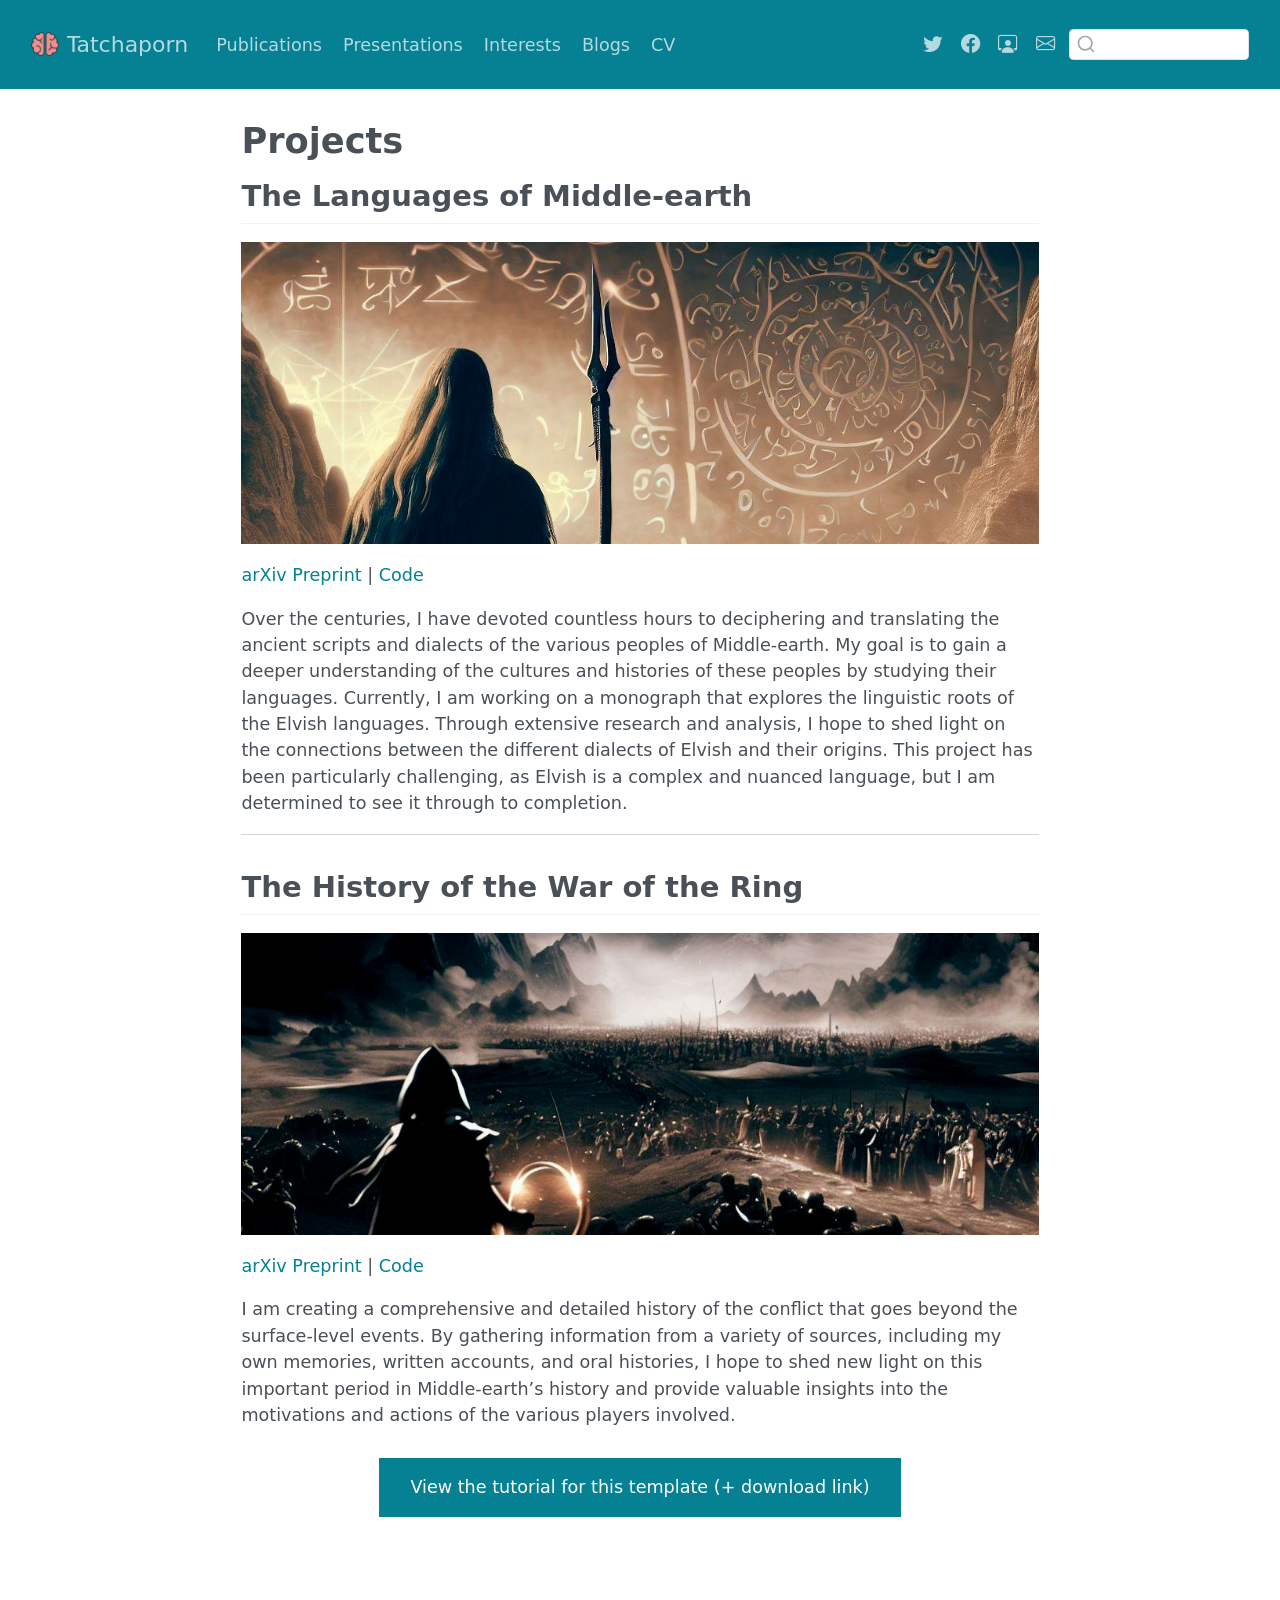
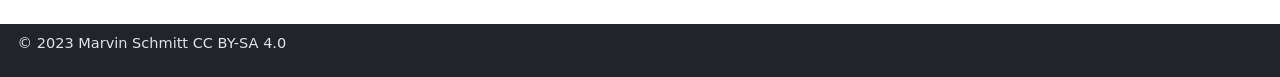
<file: docs/projects/index.html>
<!DOCTYPE html>
<html xmlns="http://www.w3.org/1999/xhtml" lang="en" xml:lang="en"><head>

<meta charset="utf-8">
<meta name="generator" content="quarto-1.5.57">

<meta name="viewport" content="width=device-width, initial-scale=1.0, user-scalable=yes">


<title>Projects – Tatchaporn</title>
<style>
code{white-space: pre-wrap;}
span.smallcaps{font-variant: small-caps;}
div.columns{display: flex; gap: min(4vw, 1.5em);}
div.column{flex: auto; overflow-x: auto;}
div.hanging-indent{margin-left: 1.5em; text-indent: -1.5em;}
ul.task-list{list-style: none;}
ul.task-list li input[type="checkbox"] {
  width: 0.8em;
  margin: 0 0.8em 0.2em -1em; /* quarto-specific, see https://github.com/quarto-dev/quarto-cli/issues/4556 */ 
  vertical-align: middle;
}
</style>


<script src="../site_libs/quarto-nav/quarto-nav.js"></script>
<script src="../site_libs/clipboard/clipboard.min.js"></script>
<script src="../site_libs/quarto-search/autocomplete.umd.js"></script>
<script src="../site_libs/quarto-search/fuse.min.js"></script>
<script src="../site_libs/quarto-search/quarto-search.js"></script>
<meta name="quarto:offset" content="../">
<link href="../img/brain.png" rel="icon" type="image/png">
<script src="../site_libs/quarto-html/quarto.js"></script>
<script src="../site_libs/quarto-html/popper.min.js"></script>
<script src="../site_libs/quarto-html/tippy.umd.min.js"></script>
<script src="../site_libs/quarto-html/anchor.min.js"></script>
<link href="../site_libs/quarto-html/tippy.css" rel="stylesheet">
<link href="../site_libs/quarto-html/quarto-syntax-highlighting.css" rel="stylesheet" id="quarto-text-highlighting-styles">
<script src="../site_libs/bootstrap/bootstrap.min.js"></script>
<link href="../site_libs/bootstrap/bootstrap-icons.css" rel="stylesheet">
<link href="../site_libs/bootstrap/bootstrap.min.css" rel="stylesheet" id="quarto-bootstrap" data-mode="light">
<script id="quarto-search-options" type="application/json">{
  "location": "navbar",
  "copy-button": false,
  "collapse-after": 3,
  "panel-placement": "end",
  "type": "textbox",
  "limit": 50,
  "keyboard-shortcut": [
    "f",
    "/",
    "s"
  ],
  "language": {
    "search-no-results-text": "No results",
    "search-matching-documents-text": "matching documents",
    "search-copy-link-title": "Copy link to search",
    "search-hide-matches-text": "Hide additional matches",
    "search-more-match-text": "more match in this document",
    "search-more-matches-text": "more matches in this document",
    "search-clear-button-title": "Clear",
    "search-text-placeholder": "",
    "search-detached-cancel-button-title": "Cancel",
    "search-submit-button-title": "Submit",
    "search-label": "Search"
  }
}</script>


</head>

<body class="nav-fixed fullcontent">

<div id="quarto-search-results"></div>
  <header id="quarto-header" class="headroom fixed-top">
    <nav class="navbar navbar-expand-lg " data-bs-theme="dark">
      <div class="navbar-container container-fluid">
      <div class="navbar-brand-container mx-auto">
    <a href="../index.html" class="navbar-brand navbar-brand-logo">
    <img src="../img/brain.png" alt="" class="navbar-logo">
    </a>
    <a class="navbar-brand" href="../index.html">
    <span class="navbar-title">Tatchaporn</span>
    </a>
  </div>
            <div id="quarto-search" class="" title="Search"></div>
          <button class="navbar-toggler" type="button" data-bs-toggle="collapse" data-bs-target="#navbarCollapse" aria-controls="navbarCollapse" role="menu" aria-expanded="false" aria-label="Toggle navigation" onclick="if (window.quartoToggleHeadroom) { window.quartoToggleHeadroom(); }">
  <span class="navbar-toggler-icon"></span>
</button>
          <div class="collapse navbar-collapse" id="navbarCollapse">
            <ul class="navbar-nav navbar-nav-scroll me-auto">
  <li class="nav-item">
    <a class="nav-link" href="../publications/index.html"> 
<span class="menu-text">Publications</span></a>
  </li>  
  <li class="nav-item">
    <a class="nav-link" href="../presentations/index.html"> 
<span class="menu-text">Presentations</span></a>
  </li>  
  <li class="nav-item">
    <a class="nav-link" href="../interests/index.html"> 
<span class="menu-text">Interests</span></a>
  </li>  
  <li class="nav-item">
    <a class="nav-link" href="../blogs/index.html"> 
<span class="menu-text">Blogs</span></a>
  </li>  
  <li class="nav-item">
    <a class="nav-link" href="../cv/index.html"> 
<span class="menu-text">CV</span></a>
  </li>  
</ul>
            <ul class="navbar-nav navbar-nav-scroll ms-auto">
  <li class="nav-item compact">
    <a class="nav-link" href="https://x.com/TatchapornO?t=SOnf9e8j2Pg_veiu_Nb9TA&amp;s=09"> <i class="bi bi-twitter" role="img">
</i> 
<span class="menu-text"></span></a>
  </li>  
  <li class="nav-item compact">
    <a class="nav-link" href="https://www.facebook.com/katid.O?mibextid=ZbWKwL"> <i class="bi bi-facebook" role="img">
</i> 
<span class="menu-text"></span></a>
  </li>  
  <li class="nav-item compact">
    <a class="nav-link" href="https://www.researchgate.net/profile/Tatchaporn-Ongphichetmetha-2"> <i class="bi bi-person-workspace" role="img">
</i> 
<span class="menu-text"></span></a>
  </li>  
  <li class="nav-item compact">
    <a class="nav-link" href="mailto:ongphit@ccf.org"> <i class="bi bi-envelope" role="img">
</i> 
<span class="menu-text"></span></a>
  </li>  
</ul>
          </div> <!-- /navcollapse -->
            <div class="quarto-navbar-tools">
</div>
      </div> <!-- /container-fluid -->
    </nav>
</header>
<!-- content -->
<div id="quarto-content" class="quarto-container page-columns page-rows-contents page-layout-article page-navbar">
<!-- sidebar -->
<!-- margin-sidebar -->
    
<!-- main -->
<main class="content" id="quarto-document-content">

<header id="title-block-header" class="quarto-title-block default">
<div class="quarto-title">
<h1 class="title">Projects</h1>
</div>



<div class="quarto-title-meta">

    
  
    
  </div>
  


</header>


<section id="the-languages-of-middle-earth" class="level2">
<h2 class="anchored" data-anchor-id="the-languages-of-middle-earth">The Languages of Middle-earth</h2>
<p><img src="project_1_banner.png" style="height: 100%; width: 100%; object-fit: contain" onclick="window.open('https://arxiv.org/abs/2210.07278', 'blank');"></p>
<p><a href="https://arxiv.org/abs/2210.07278" target="_blank">arXiv Preprint</a> | <a href="https://github.com/marvinschmitt/MetaUncertaintyPaper" target="_blank">Code</a><br></p>
<p>Over the centuries, I have devoted countless hours to deciphering and translating the ancient scripts and dialects of the various peoples of Middle-earth. My goal is to gain a deeper understanding of the cultures and histories of these peoples by studying their languages. Currently, I am working on a monograph that explores the linguistic roots of the Elvish languages. Through extensive research and analysis, I hope to shed light on the connections between the different dialects of Elvish and their origins. This project has been particularly challenging, as Elvish is a complex and nuanced language, but I am determined to see it through to completion.</p>
<hr>
</section>
<section id="the-history-of-the-war-of-the-ring" class="level2">
<h2 class="anchored" data-anchor-id="the-history-of-the-war-of-the-ring">The History of the War of the Ring</h2>
<p><img src="project_2_banner.png" style="height: 100%; width: 100%; object-fit: contain" onclick="window.open('https://arxiv.org/abs/2112.08866', 'blank');"></p>
<p><a href="https://arxiv.org/abs/2112.08866" target="_blank">arXiv Preprint</a> | <a href="https://github.com/marvinschmitt/ModelMisspecificationBF" target="_blank">Code</a><br></p>
<p>I am creating a comprehensive and detailed history of the conflict that goes beyond the surface-level events. By gathering information from a variety of sources, including my own memories, written accounts, and oral histories, I hope to shed new light on this important period in Middle-earth’s history and provide valuable insights into the motivations and actions of the various players involved.</p>
<div style="margin: 30px; text-align: center;">
<a class="btn btn-primary" href="https://www.marvinschmitt.com/blog/website-tutorial-quarto/" role="button" target="_blank" style="padding: 15px 30px;">View the tutorial for this template (+ download link)</a>
</div>


</section>

</main> <!-- /main -->
<script id="quarto-html-after-body" type="application/javascript">
window.document.addEventListener("DOMContentLoaded", function (event) {
  const toggleBodyColorMode = (bsSheetEl) => {
    const mode = bsSheetEl.getAttribute("data-mode");
    const bodyEl = window.document.querySelector("body");
    if (mode === "dark") {
      bodyEl.classList.add("quarto-dark");
      bodyEl.classList.remove("quarto-light");
    } else {
      bodyEl.classList.add("quarto-light");
      bodyEl.classList.remove("quarto-dark");
    }
  }
  const toggleBodyColorPrimary = () => {
    const bsSheetEl = window.document.querySelector("link#quarto-bootstrap");
    if (bsSheetEl) {
      toggleBodyColorMode(bsSheetEl);
    }
  }
  toggleBodyColorPrimary();  
  const icon = "";
  const anchorJS = new window.AnchorJS();
  anchorJS.options = {
    placement: 'right',
    icon: icon
  };
  anchorJS.add('.anchored');
  const isCodeAnnotation = (el) => {
    for (const clz of el.classList) {
      if (clz.startsWith('code-annotation-')) {                     
        return true;
      }
    }
    return false;
  }
  const onCopySuccess = function(e) {
    // button target
    const button = e.trigger;
    // don't keep focus
    button.blur();
    // flash "checked"
    button.classList.add('code-copy-button-checked');
    var currentTitle = button.getAttribute("title");
    button.setAttribute("title", "Copied!");
    let tooltip;
    if (window.bootstrap) {
      button.setAttribute("data-bs-toggle", "tooltip");
      button.setAttribute("data-bs-placement", "left");
      button.setAttribute("data-bs-title", "Copied!");
      tooltip = new bootstrap.Tooltip(button, 
        { trigger: "manual", 
          customClass: "code-copy-button-tooltip",
          offset: [0, -8]});
      tooltip.show();    
    }
    setTimeout(function() {
      if (tooltip) {
        tooltip.hide();
        button.removeAttribute("data-bs-title");
        button.removeAttribute("data-bs-toggle");
        button.removeAttribute("data-bs-placement");
      }
      button.setAttribute("title", currentTitle);
      button.classList.remove('code-copy-button-checked');
    }, 1000);
    // clear code selection
    e.clearSelection();
  }
  const getTextToCopy = function(trigger) {
      const codeEl = trigger.previousElementSibling.cloneNode(true);
      for (const childEl of codeEl.children) {
        if (isCodeAnnotation(childEl)) {
          childEl.remove();
        }
      }
      return codeEl.innerText;
  }
  const clipboard = new window.ClipboardJS('.code-copy-button:not([data-in-quarto-modal])', {
    text: getTextToCopy
  });
  clipboard.on('success', onCopySuccess);
  if (window.document.getElementById('quarto-embedded-source-code-modal')) {
    // For code content inside modals, clipBoardJS needs to be initialized with a container option
    // TODO: Check when it could be a function (https://github.com/zenorocha/clipboard.js/issues/860)
    const clipboardModal = new window.ClipboardJS('.code-copy-button[data-in-quarto-modal]', {
      text: getTextToCopy,
      container: window.document.getElementById('quarto-embedded-source-code-modal')
    });
    clipboardModal.on('success', onCopySuccess);
  }
    var localhostRegex = new RegExp(/^(?:http|https):\/\/localhost\:?[0-9]*\//);
    var mailtoRegex = new RegExp(/^mailto:/);
      var filterRegex = new RegExp('/' + window.location.host + '/');
    var isInternal = (href) => {
        return filterRegex.test(href) || localhostRegex.test(href) || mailtoRegex.test(href);
    }
    // Inspect non-navigation links and adorn them if external
 	var links = window.document.querySelectorAll('a[href]:not(.nav-link):not(.navbar-brand):not(.toc-action):not(.sidebar-link):not(.sidebar-item-toggle):not(.pagination-link):not(.no-external):not([aria-hidden]):not(.dropdown-item):not(.quarto-navigation-tool):not(.about-link)');
    for (var i=0; i<links.length; i++) {
      const link = links[i];
      if (!isInternal(link.href)) {
        // undo the damage that might have been done by quarto-nav.js in the case of
        // links that we want to consider external
        if (link.dataset.originalHref !== undefined) {
          link.href = link.dataset.originalHref;
        }
      }
    }
  function tippyHover(el, contentFn, onTriggerFn, onUntriggerFn) {
    const config = {
      allowHTML: true,
      maxWidth: 500,
      delay: 100,
      arrow: false,
      appendTo: function(el) {
          return el.parentElement;
      },
      interactive: true,
      interactiveBorder: 10,
      theme: 'quarto',
      placement: 'bottom-start',
    };
    if (contentFn) {
      config.content = contentFn;
    }
    if (onTriggerFn) {
      config.onTrigger = onTriggerFn;
    }
    if (onUntriggerFn) {
      config.onUntrigger = onUntriggerFn;
    }
    window.tippy(el, config); 
  }
  const noterefs = window.document.querySelectorAll('a[role="doc-noteref"]');
  for (var i=0; i<noterefs.length; i++) {
    const ref = noterefs[i];
    tippyHover(ref, function() {
      // use id or data attribute instead here
      let href = ref.getAttribute('data-footnote-href') || ref.getAttribute('href');
      try { href = new URL(href).hash; } catch {}
      const id = href.replace(/^#\/?/, "");
      const note = window.document.getElementById(id);
      if (note) {
        return note.innerHTML;
      } else {
        return "";
      }
    });
  }
  const xrefs = window.document.querySelectorAll('a.quarto-xref');
  const processXRef = (id, note) => {
    // Strip column container classes
    const stripColumnClz = (el) => {
      el.classList.remove("page-full", "page-columns");
      if (el.children) {
        for (const child of el.children) {
          stripColumnClz(child);
        }
      }
    }
    stripColumnClz(note)
    if (id === null || id.startsWith('sec-')) {
      // Special case sections, only their first couple elements
      const container = document.createElement("div");
      if (note.children && note.children.length > 2) {
        container.appendChild(note.children[0].cloneNode(true));
        for (let i = 1; i < note.children.length; i++) {
          const child = note.children[i];
          if (child.tagName === "P" && child.innerText === "") {
            continue;
          } else {
            container.appendChild(child.cloneNode(true));
            break;
          }
        }
        if (window.Quarto?.typesetMath) {
          window.Quarto.typesetMath(container);
        }
        return container.innerHTML
      } else {
        if (window.Quarto?.typesetMath) {
          window.Quarto.typesetMath(note);
        }
        return note.innerHTML;
      }
    } else {
      // Remove any anchor links if they are present
      const anchorLink = note.querySelector('a.anchorjs-link');
      if (anchorLink) {
        anchorLink.remove();
      }
      if (window.Quarto?.typesetMath) {
        window.Quarto.typesetMath(note);
      }
      // TODO in 1.5, we should make sure this works without a callout special case
      if (note.classList.contains("callout")) {
        return note.outerHTML;
      } else {
        return note.innerHTML;
      }
    }
  }
  for (var i=0; i<xrefs.length; i++) {
    const xref = xrefs[i];
    tippyHover(xref, undefined, function(instance) {
      instance.disable();
      let url = xref.getAttribute('href');
      let hash = undefined; 
      if (url.startsWith('#')) {
        hash = url;
      } else {
        try { hash = new URL(url).hash; } catch {}
      }
      if (hash) {
        const id = hash.replace(/^#\/?/, "");
        const note = window.document.getElementById(id);
        if (note !== null) {
          try {
            const html = processXRef(id, note.cloneNode(true));
            instance.setContent(html);
          } finally {
            instance.enable();
            instance.show();
          }
        } else {
          // See if we can fetch this
          fetch(url.split('#')[0])
          .then(res => res.text())
          .then(html => {
            const parser = new DOMParser();
            const htmlDoc = parser.parseFromString(html, "text/html");
            const note = htmlDoc.getElementById(id);
            if (note !== null) {
              const html = processXRef(id, note);
              instance.setContent(html);
            } 
          }).finally(() => {
            instance.enable();
            instance.show();
          });
        }
      } else {
        // See if we can fetch a full url (with no hash to target)
        // This is a special case and we should probably do some content thinning / targeting
        fetch(url)
        .then(res => res.text())
        .then(html => {
          const parser = new DOMParser();
          const htmlDoc = parser.parseFromString(html, "text/html");
          const note = htmlDoc.querySelector('main.content');
          if (note !== null) {
            // This should only happen for chapter cross references
            // (since there is no id in the URL)
            // remove the first header
            if (note.children.length > 0 && note.children[0].tagName === "HEADER") {
              note.children[0].remove();
            }
            const html = processXRef(null, note);
            instance.setContent(html);
          } 
        }).finally(() => {
          instance.enable();
          instance.show();
        });
      }
    }, function(instance) {
    });
  }
      let selectedAnnoteEl;
      const selectorForAnnotation = ( cell, annotation) => {
        let cellAttr = 'data-code-cell="' + cell + '"';
        let lineAttr = 'data-code-annotation="' +  annotation + '"';
        const selector = 'span[' + cellAttr + '][' + lineAttr + ']';
        return selector;
      }
      const selectCodeLines = (annoteEl) => {
        const doc = window.document;
        const targetCell = annoteEl.getAttribute("data-target-cell");
        const targetAnnotation = annoteEl.getAttribute("data-target-annotation");
        const annoteSpan = window.document.querySelector(selectorForAnnotation(targetCell, targetAnnotation));
        const lines = annoteSpan.getAttribute("data-code-lines").split(",");
        const lineIds = lines.map((line) => {
          return targetCell + "-" + line;
        })
        let top = null;
        let height = null;
        let parent = null;
        if (lineIds.length > 0) {
            //compute the position of the single el (top and bottom and make a div)
            const el = window.document.getElementById(lineIds[0]);
            top = el.offsetTop;
            height = el.offsetHeight;
            parent = el.parentElement.parentElement;
          if (lineIds.length > 1) {
            const lastEl = window.document.getElementById(lineIds[lineIds.length - 1]);
            const bottom = lastEl.offsetTop + lastEl.offsetHeight;
            height = bottom - top;
          }
          if (top !== null && height !== null && parent !== null) {
            // cook up a div (if necessary) and position it 
            let div = window.document.getElementById("code-annotation-line-highlight");
            if (div === null) {
              div = window.document.createElement("div");
              div.setAttribute("id", "code-annotation-line-highlight");
              div.style.position = 'absolute';
              parent.appendChild(div);
            }
            div.style.top = top - 2 + "px";
            div.style.height = height + 4 + "px";
            div.style.left = 0;
            let gutterDiv = window.document.getElementById("code-annotation-line-highlight-gutter");
            if (gutterDiv === null) {
              gutterDiv = window.document.createElement("div");
              gutterDiv.setAttribute("id", "code-annotation-line-highlight-gutter");
              gutterDiv.style.position = 'absolute';
              const codeCell = window.document.getElementById(targetCell);
              const gutter = codeCell.querySelector('.code-annotation-gutter');
              gutter.appendChild(gutterDiv);
            }
            gutterDiv.style.top = top - 2 + "px";
            gutterDiv.style.height = height + 4 + "px";
          }
          selectedAnnoteEl = annoteEl;
        }
      };
      const unselectCodeLines = () => {
        const elementsIds = ["code-annotation-line-highlight", "code-annotation-line-highlight-gutter"];
        elementsIds.forEach((elId) => {
          const div = window.document.getElementById(elId);
          if (div) {
            div.remove();
          }
        });
        selectedAnnoteEl = undefined;
      };
        // Handle positioning of the toggle
    window.addEventListener(
      "resize",
      throttle(() => {
        elRect = undefined;
        if (selectedAnnoteEl) {
          selectCodeLines(selectedAnnoteEl);
        }
      }, 10)
    );
    function throttle(fn, ms) {
    let throttle = false;
    let timer;
      return (...args) => {
        if(!throttle) { // first call gets through
            fn.apply(this, args);
            throttle = true;
        } else { // all the others get throttled
            if(timer) clearTimeout(timer); // cancel #2
            timer = setTimeout(() => {
              fn.apply(this, args);
              timer = throttle = false;
            }, ms);
        }
      };
    }
      // Attach click handler to the DT
      const annoteDls = window.document.querySelectorAll('dt[data-target-cell]');
      for (const annoteDlNode of annoteDls) {
        annoteDlNode.addEventListener('click', (event) => {
          const clickedEl = event.target;
          if (clickedEl !== selectedAnnoteEl) {
            unselectCodeLines();
            const activeEl = window.document.querySelector('dt[data-target-cell].code-annotation-active');
            if (activeEl) {
              activeEl.classList.remove('code-annotation-active');
            }
            selectCodeLines(clickedEl);
            clickedEl.classList.add('code-annotation-active');
          } else {
            // Unselect the line
            unselectCodeLines();
            clickedEl.classList.remove('code-annotation-active');
          }
        });
      }
  const findCites = (el) => {
    const parentEl = el.parentElement;
    if (parentEl) {
      const cites = parentEl.dataset.cites;
      if (cites) {
        return {
          el,
          cites: cites.split(' ')
        };
      } else {
        return findCites(el.parentElement)
      }
    } else {
      return undefined;
    }
  };
  var bibliorefs = window.document.querySelectorAll('a[role="doc-biblioref"]');
  for (var i=0; i<bibliorefs.length; i++) {
    const ref = bibliorefs[i];
    const citeInfo = findCites(ref);
    if (citeInfo) {
      tippyHover(citeInfo.el, function() {
        var popup = window.document.createElement('div');
        citeInfo.cites.forEach(function(cite) {
          var citeDiv = window.document.createElement('div');
          citeDiv.classList.add('hanging-indent');
          citeDiv.classList.add('csl-entry');
          var biblioDiv = window.document.getElementById('ref-' + cite);
          if (biblioDiv) {
            citeDiv.innerHTML = biblioDiv.innerHTML;
          }
          popup.appendChild(citeDiv);
        });
        return popup.innerHTML;
      });
    }
  }
});
</script>
</div> <!-- /content -->
<footer class="footer">
  <div class="nav-footer">
    <div class="nav-footer-left">
<p><span class="faux-block">© 2023 Marvin Schmitt CC BY-SA 4.0</span></p>
</div>   
    <div class="nav-footer-center">
      &nbsp;
    </div>
    <div class="nav-footer-right">
      &nbsp;
    </div>
  </div>
</footer>




</body></html>
</file>
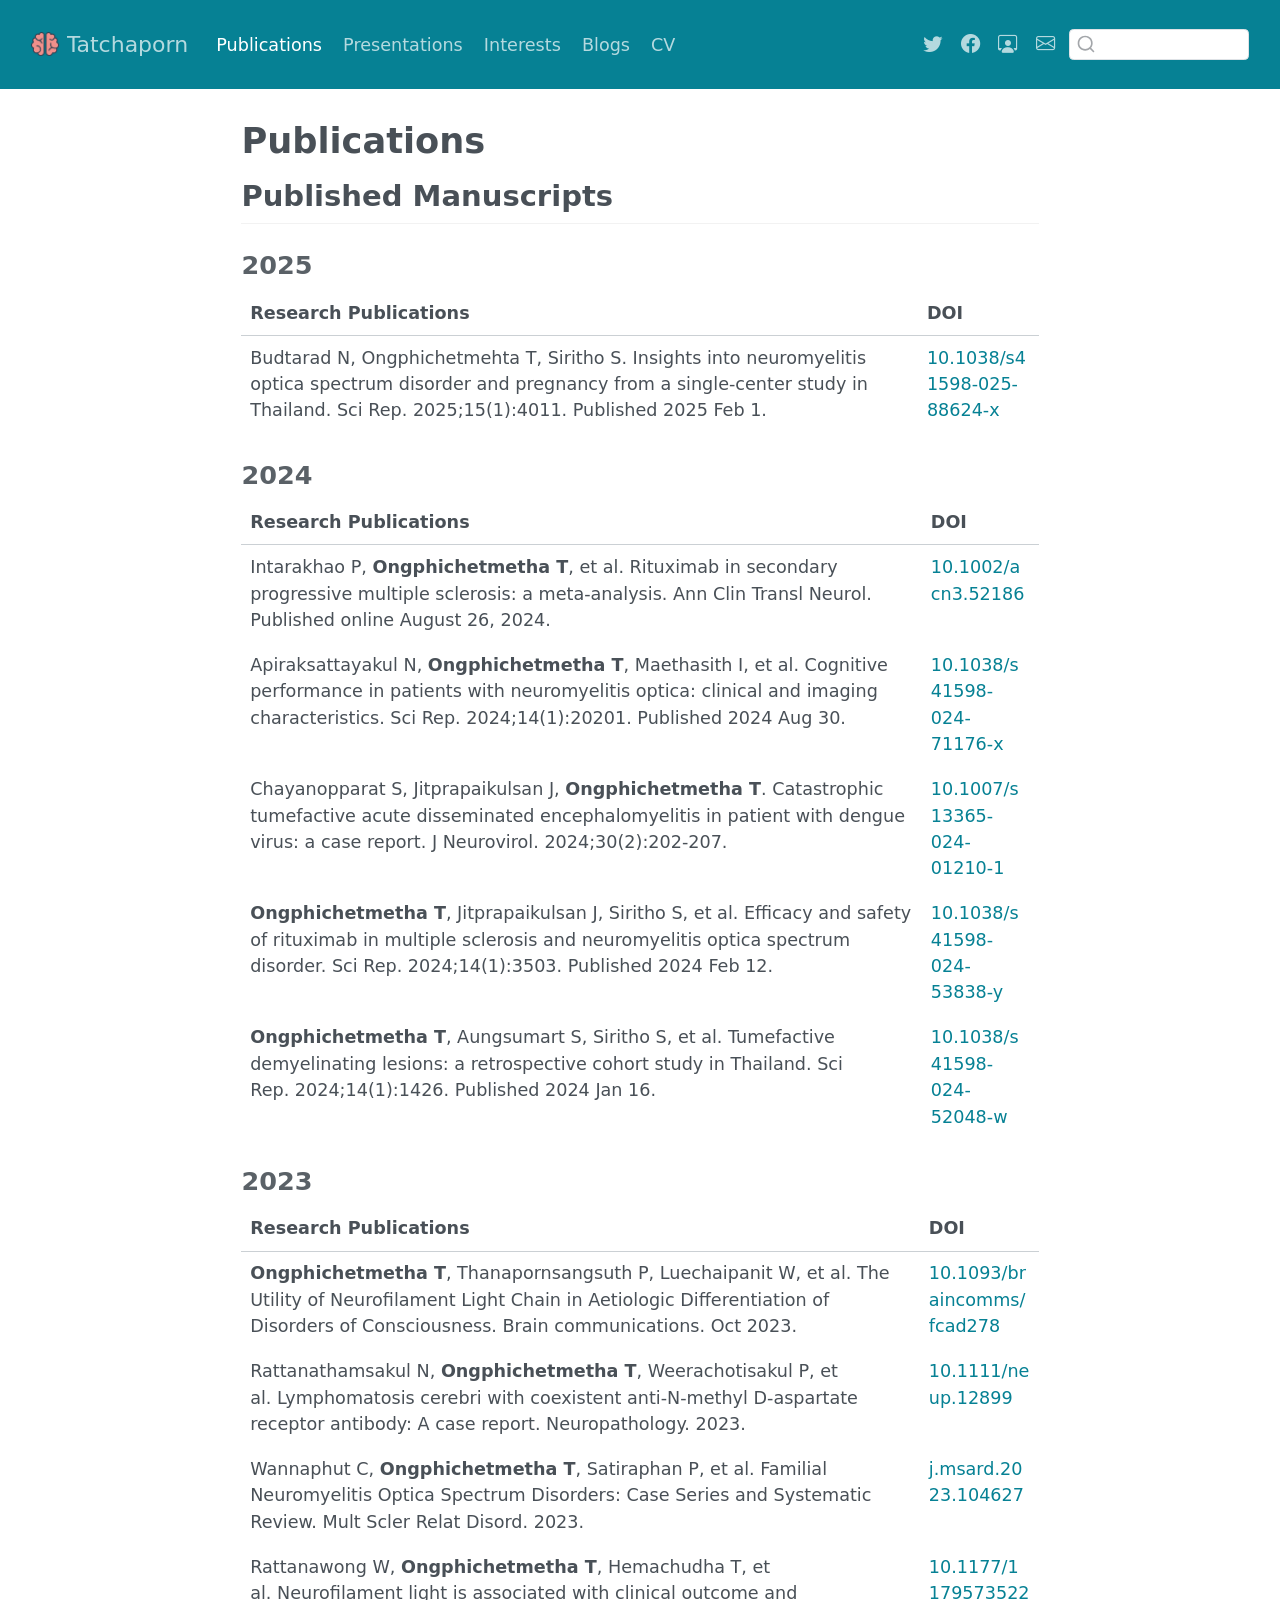
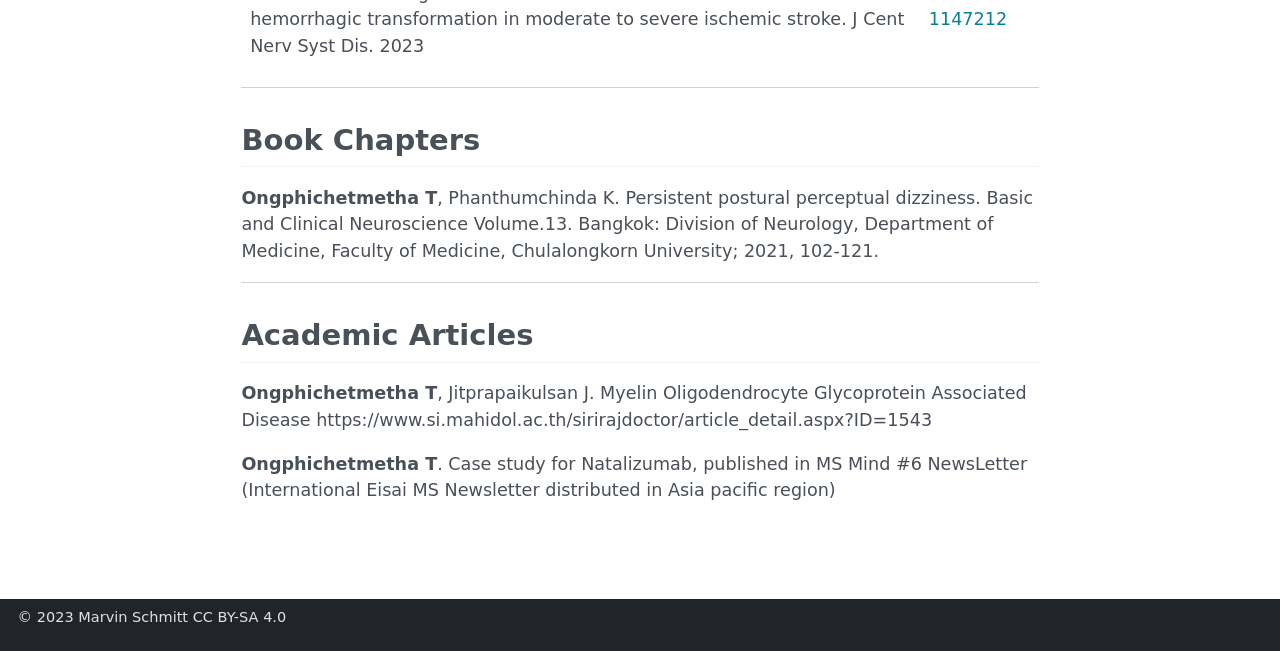
<file: docs/publications/index.html>
<!DOCTYPE html>
<html xmlns="http://www.w3.org/1999/xhtml" lang="en" xml:lang="en"><head>

<meta charset="utf-8">
<meta name="generator" content="quarto-1.5.57">

<meta name="viewport" content="width=device-width, initial-scale=1.0, user-scalable=yes">


<title>Publications – Tatchaporn</title>
<style>
code{white-space: pre-wrap;}
span.smallcaps{font-variant: small-caps;}
div.columns{display: flex; gap: min(4vw, 1.5em);}
div.column{flex: auto; overflow-x: auto;}
div.hanging-indent{margin-left: 1.5em; text-indent: -1.5em;}
ul.task-list{list-style: none;}
ul.task-list li input[type="checkbox"] {
  width: 0.8em;
  margin: 0 0.8em 0.2em -1em; /* quarto-specific, see https://github.com/quarto-dev/quarto-cli/issues/4556 */ 
  vertical-align: middle;
}
</style>


<script src="../site_libs/quarto-nav/quarto-nav.js"></script>
<script src="../site_libs/clipboard/clipboard.min.js"></script>
<script src="../site_libs/quarto-search/autocomplete.umd.js"></script>
<script src="../site_libs/quarto-search/fuse.min.js"></script>
<script src="../site_libs/quarto-search/quarto-search.js"></script>
<meta name="quarto:offset" content="../">
<link href="../img/brain.png" rel="icon" type="image/png">
<script src="../site_libs/quarto-html/quarto.js"></script>
<script src="../site_libs/quarto-html/popper.min.js"></script>
<script src="../site_libs/quarto-html/tippy.umd.min.js"></script>
<script src="../site_libs/quarto-html/anchor.min.js"></script>
<link href="../site_libs/quarto-html/tippy.css" rel="stylesheet">
<link href="../site_libs/quarto-html/quarto-syntax-highlighting.css" rel="stylesheet" id="quarto-text-highlighting-styles">
<script src="../site_libs/bootstrap/bootstrap.min.js"></script>
<link href="../site_libs/bootstrap/bootstrap-icons.css" rel="stylesheet">
<link href="../site_libs/bootstrap/bootstrap.min.css" rel="stylesheet" id="quarto-bootstrap" data-mode="light">
<script id="quarto-search-options" type="application/json">{
  "location": "navbar",
  "copy-button": false,
  "collapse-after": 3,
  "panel-placement": "end",
  "type": "textbox",
  "limit": 50,
  "keyboard-shortcut": [
    "f",
    "/",
    "s"
  ],
  "language": {
    "search-no-results-text": "No results",
    "search-matching-documents-text": "matching documents",
    "search-copy-link-title": "Copy link to search",
    "search-hide-matches-text": "Hide additional matches",
    "search-more-match-text": "more match in this document",
    "search-more-matches-text": "more matches in this document",
    "search-clear-button-title": "Clear",
    "search-text-placeholder": "",
    "search-detached-cancel-button-title": "Cancel",
    "search-submit-button-title": "Submit",
    "search-label": "Search"
  }
}</script>


</head>

<body class="nav-fixed fullcontent">

<div id="quarto-search-results"></div>
  <header id="quarto-header" class="headroom fixed-top">
    <nav class="navbar navbar-expand-lg " data-bs-theme="dark">
      <div class="navbar-container container-fluid">
      <div class="navbar-brand-container mx-auto">
    <a href="../index.html" class="navbar-brand navbar-brand-logo">
    <img src="../img/brain.png" alt="" class="navbar-logo">
    </a>
    <a class="navbar-brand" href="../index.html">
    <span class="navbar-title">Tatchaporn</span>
    </a>
  </div>
            <div id="quarto-search" class="" title="Search"></div>
          <button class="navbar-toggler" type="button" data-bs-toggle="collapse" data-bs-target="#navbarCollapse" aria-controls="navbarCollapse" role="menu" aria-expanded="false" aria-label="Toggle navigation" onclick="if (window.quartoToggleHeadroom) { window.quartoToggleHeadroom(); }">
  <span class="navbar-toggler-icon"></span>
</button>
          <div class="collapse navbar-collapse" id="navbarCollapse">
            <ul class="navbar-nav navbar-nav-scroll me-auto">
  <li class="nav-item">
    <a class="nav-link active" href="../publications/index.html" aria-current="page"> 
<span class="menu-text">Publications</span></a>
  </li>  
  <li class="nav-item">
    <a class="nav-link" href="../presentations/index.html"> 
<span class="menu-text">Presentations</span></a>
  </li>  
  <li class="nav-item">
    <a class="nav-link" href="../interests/index.html"> 
<span class="menu-text">Interests</span></a>
  </li>  
  <li class="nav-item">
    <a class="nav-link" href="../blogs/index.html"> 
<span class="menu-text">Blogs</span></a>
  </li>  
  <li class="nav-item">
    <a class="nav-link" href="../cv/index.html"> 
<span class="menu-text">CV</span></a>
  </li>  
</ul>
            <ul class="navbar-nav navbar-nav-scroll ms-auto">
  <li class="nav-item compact">
    <a class="nav-link" href="https://x.com/TatchapornO?t=SOnf9e8j2Pg_veiu_Nb9TA&amp;s=09"> <i class="bi bi-twitter" role="img">
</i> 
<span class="menu-text"></span></a>
  </li>  
  <li class="nav-item compact">
    <a class="nav-link" href="https://www.facebook.com/katid.O?mibextid=ZbWKwL"> <i class="bi bi-facebook" role="img">
</i> 
<span class="menu-text"></span></a>
  </li>  
  <li class="nav-item compact">
    <a class="nav-link" href="https://www.researchgate.net/profile/Tatchaporn-Ongphichetmetha-2"> <i class="bi bi-person-workspace" role="img">
</i> 
<span class="menu-text"></span></a>
  </li>  
  <li class="nav-item compact">
    <a class="nav-link" href="mailto:ongphit@ccf.org"> <i class="bi bi-envelope" role="img">
</i> 
<span class="menu-text"></span></a>
  </li>  
</ul>
          </div> <!-- /navcollapse -->
            <div class="quarto-navbar-tools">
</div>
      </div> <!-- /container-fluid -->
    </nav>
</header>
<!-- content -->
<div id="quarto-content" class="quarto-container page-columns page-rows-contents page-layout-article page-navbar">
<!-- sidebar -->
<!-- margin-sidebar -->
    
<!-- main -->
<main class="content" id="quarto-document-content">

<header id="title-block-header" class="quarto-title-block default">
<div class="quarto-title">
<h1 class="title">Publications</h1>
</div>



<div class="quarto-title-meta">

    
  
    
  </div>
  


</header>


<section id="published-manuscripts" class="level2">
<h2 class="anchored" data-anchor-id="published-manuscripts">Published Manuscripts</h2>
<section id="section" class="level3">
<h3 class="anchored" data-anchor-id="section">2025</h3>
<table class="caption-top table">
<thead>
<tr class="header">
<th>Research Publications</th>
<th>DOI</th>
</tr>
</thead>
<tbody>
<tr class="odd">
<td>Budtarad N, Ongphichetmehta T, Siritho S. Insights into neuromyelitis optica spectrum disorder and pregnancy from a single-center study in Thailand. Sci Rep.&nbsp;2025;15(1):4011. Published 2025 Feb 1.</td>
<td><a href="https://www.nature.com/articles/s41598-025-88624-x">10.1038/s41598-025-88624-x</a></td>
</tr>
</tbody>
</table>
</section>
<section id="section-1" class="level3">
<h3 class="anchored" data-anchor-id="section-1">2024</h3>
<table class="caption-top table">
<thead>
<tr class="header">
<th>Research Publications</th>
<th>DOI</th>
</tr>
</thead>
<tbody>
<tr class="odd">
<td>Intarakhao P, <strong>Ongphichetmetha T</strong>, et al.&nbsp;Rituximab in secondary progressive multiple sclerosis: a meta-analysis. Ann Clin Transl Neurol. Published online August 26, 2024.</td>
<td><a href="https://onlinelibrary.wiley.com/doi/10.1002/acn3.52186">10.1002/acn3.52186</a></td>
</tr>
<tr class="even">
<td>Apiraksattayakul N, <strong>Ongphichetmetha T</strong>, Maethasith I, et al.&nbsp;Cognitive performance in patients with neuromyelitis optica: clinical and imaging characteristics. Sci Rep.&nbsp;2024;14(1):20201. Published 2024 Aug 30.</td>
<td><a href="https://www.nature.com/articles/s41598-024-71176-x">10.1038/s41598-024-71176-x</a></td>
</tr>
<tr class="odd">
<td>Chayanopparat S, Jitprapaikulsan J, <strong>Ongphichetmetha T</strong>. Catastrophic tumefactive acute disseminated encephalomyelitis in patient with dengue virus: a case report. J Neurovirol. 2024;30(2):202-207.</td>
<td><a href="https://link.springer.com/article/10.1007/s13365-024-01210-1">10.1007/s13365-024-01210-1</a></td>
</tr>
<tr class="even">
<td><strong>Ongphichetmetha T</strong>, Jitprapaikulsan J, Siritho S, et al.&nbsp;Efficacy and safety of rituximab in multiple sclerosis and neuromyelitis optica spectrum disorder. Sci Rep.&nbsp;2024;14(1):3503. Published 2024 Feb 12.</td>
<td><a href="https://www.nature.com/articles/s41598-024-53838-y">10.1038/s41598-024-53838-y</a></td>
</tr>
<tr class="odd">
<td><strong>Ongphichetmetha T</strong>, Aungsumart S, Siritho S, et al.&nbsp;Tumefactive demyelinating lesions: a retrospective cohort study in Thailand. Sci Rep.&nbsp;2024;14(1):1426. Published 2024 Jan 16.</td>
<td><a href="https://www.nature.com/articles/s41598-024-52048-w">10.1038/s41598-024-52048-w</a></td>
</tr>
</tbody>
</table>
</section>
<section id="section-2" class="level3">
<h3 class="anchored" data-anchor-id="section-2">2023</h3>
<table class="caption-top table">
<thead>
<tr class="header">
<th>Research Publications</th>
<th>DOI</th>
</tr>
</thead>
<tbody>
<tr class="odd">
<td><strong>Ongphichetmetha T</strong>, Thanapornsangsuth P, Luechaipanit W, et al.&nbsp;The Utility of Neurofilament Light Chain in Aetiologic Differentiation of Disorders of Consciousness. Brain communications. Oct 2023.</td>
<td><a href="https://academic.oup.com/braincomms/article/5/6/fcad278/7321530">10.1093/braincomms/fcad278</a></td>
</tr>
<tr class="even">
<td>Rattanathamsakul N, <strong>Ongphichetmetha T</strong>, Weerachotisakul P, et al.&nbsp;Lymphomatosis cerebri with coexistent anti-N-methyl D-aspartate receptor antibody: A case report. Neuropathology. 2023.</td>
<td><a href="https://onlinelibrary.wiley.com/doi/abs/10.1111/neup.12899">10.1111/neup.12899</a></td>
</tr>
<tr class="odd">
<td>Wannaphut C, <strong>Ongphichetmetha T</strong>, Satiraphan P, et al.&nbsp;Familial Neuromyelitis Optica Spectrum Disorders: Case Series and Systematic Review. Mult Scler Relat Disord. 2023.</td>
<td><a href="https://www.sciencedirect.com/science/article/abs/pii/S2211034823001311">j.msard.2023.104627</a></td>
</tr>
<tr class="even">
<td>Rattanawong W, <strong>Ongphichetmetha T</strong>, Hemachudha T, et al.&nbsp;Neurofilament light is associated with clinical outcome and hemorrhagic transformation in moderate to severe ischemic stroke. J Cent Nerv Syst Dis. 2023</td>
<td><a href="https://journals.sagepub.com/doi/10.1177/11795735221147212?url_ver=Z39.88-2003&amp;rfr_id=ori:rid:crossref.org&amp;rfr_dat=cr_pub%20%200pubmed">10.1177/11795735221147212</a></td>
</tr>
</tbody>
</table>
<hr>
</section>
</section>
<section id="book-chapters" class="level2">
<h2 class="anchored" data-anchor-id="book-chapters">Book Chapters</h2>
<p><strong>Ongphichetmetha T</strong>, Phanthumchinda K. Persistent postural perceptual dizziness. Basic and Clinical Neuroscience Volume.13. Bangkok: Division of Neurology, Department of Medicine, Faculty of Medicine, Chulalongkorn University; 2021, 102-121.</p>
<hr>
</section>
<section id="academic-articles" class="level2">
<h2 class="anchored" data-anchor-id="academic-articles">Academic Articles</h2>
<p><strong>Ongphichetmetha T</strong>, Jitprapaikulsan J. Myelin Oligodendrocyte Glycoprotein Associated Disease https://www.si.mahidol.ac.th/sirirajdoctor/article_detail.aspx?ID=1543</p>
<p><strong>Ongphichetmetha T</strong>. Case study for Natalizumab, published in MS Mind #6 NewsLetter (International Eisai MS Newsletter distributed in Asia pacific region)</p>


</section>

</main> <!-- /main -->
<script id="quarto-html-after-body" type="application/javascript">
window.document.addEventListener("DOMContentLoaded", function (event) {
  const toggleBodyColorMode = (bsSheetEl) => {
    const mode = bsSheetEl.getAttribute("data-mode");
    const bodyEl = window.document.querySelector("body");
    if (mode === "dark") {
      bodyEl.classList.add("quarto-dark");
      bodyEl.classList.remove("quarto-light");
    } else {
      bodyEl.classList.add("quarto-light");
      bodyEl.classList.remove("quarto-dark");
    }
  }
  const toggleBodyColorPrimary = () => {
    const bsSheetEl = window.document.querySelector("link#quarto-bootstrap");
    if (bsSheetEl) {
      toggleBodyColorMode(bsSheetEl);
    }
  }
  toggleBodyColorPrimary();  
  const icon = "";
  const anchorJS = new window.AnchorJS();
  anchorJS.options = {
    placement: 'right',
    icon: icon
  };
  anchorJS.add('.anchored');
  const isCodeAnnotation = (el) => {
    for (const clz of el.classList) {
      if (clz.startsWith('code-annotation-')) {                     
        return true;
      }
    }
    return false;
  }
  const onCopySuccess = function(e) {
    // button target
    const button = e.trigger;
    // don't keep focus
    button.blur();
    // flash "checked"
    button.classList.add('code-copy-button-checked');
    var currentTitle = button.getAttribute("title");
    button.setAttribute("title", "Copied!");
    let tooltip;
    if (window.bootstrap) {
      button.setAttribute("data-bs-toggle", "tooltip");
      button.setAttribute("data-bs-placement", "left");
      button.setAttribute("data-bs-title", "Copied!");
      tooltip = new bootstrap.Tooltip(button, 
        { trigger: "manual", 
          customClass: "code-copy-button-tooltip",
          offset: [0, -8]});
      tooltip.show();    
    }
    setTimeout(function() {
      if (tooltip) {
        tooltip.hide();
        button.removeAttribute("data-bs-title");
        button.removeAttribute("data-bs-toggle");
        button.removeAttribute("data-bs-placement");
      }
      button.setAttribute("title", currentTitle);
      button.classList.remove('code-copy-button-checked');
    }, 1000);
    // clear code selection
    e.clearSelection();
  }
  const getTextToCopy = function(trigger) {
      const codeEl = trigger.previousElementSibling.cloneNode(true);
      for (const childEl of codeEl.children) {
        if (isCodeAnnotation(childEl)) {
          childEl.remove();
        }
      }
      return codeEl.innerText;
  }
  const clipboard = new window.ClipboardJS('.code-copy-button:not([data-in-quarto-modal])', {
    text: getTextToCopy
  });
  clipboard.on('success', onCopySuccess);
  if (window.document.getElementById('quarto-embedded-source-code-modal')) {
    // For code content inside modals, clipBoardJS needs to be initialized with a container option
    // TODO: Check when it could be a function (https://github.com/zenorocha/clipboard.js/issues/860)
    const clipboardModal = new window.ClipboardJS('.code-copy-button[data-in-quarto-modal]', {
      text: getTextToCopy,
      container: window.document.getElementById('quarto-embedded-source-code-modal')
    });
    clipboardModal.on('success', onCopySuccess);
  }
    var localhostRegex = new RegExp(/^(?:http|https):\/\/localhost\:?[0-9]*\//);
    var mailtoRegex = new RegExp(/^mailto:/);
      var filterRegex = new RegExp('/' + window.location.host + '/');
    var isInternal = (href) => {
        return filterRegex.test(href) || localhostRegex.test(href) || mailtoRegex.test(href);
    }
    // Inspect non-navigation links and adorn them if external
 	var links = window.document.querySelectorAll('a[href]:not(.nav-link):not(.navbar-brand):not(.toc-action):not(.sidebar-link):not(.sidebar-item-toggle):not(.pagination-link):not(.no-external):not([aria-hidden]):not(.dropdown-item):not(.quarto-navigation-tool):not(.about-link)');
    for (var i=0; i<links.length; i++) {
      const link = links[i];
      if (!isInternal(link.href)) {
        // undo the damage that might have been done by quarto-nav.js in the case of
        // links that we want to consider external
        if (link.dataset.originalHref !== undefined) {
          link.href = link.dataset.originalHref;
        }
      }
    }
  function tippyHover(el, contentFn, onTriggerFn, onUntriggerFn) {
    const config = {
      allowHTML: true,
      maxWidth: 500,
      delay: 100,
      arrow: false,
      appendTo: function(el) {
          return el.parentElement;
      },
      interactive: true,
      interactiveBorder: 10,
      theme: 'quarto',
      placement: 'bottom-start',
    };
    if (contentFn) {
      config.content = contentFn;
    }
    if (onTriggerFn) {
      config.onTrigger = onTriggerFn;
    }
    if (onUntriggerFn) {
      config.onUntrigger = onUntriggerFn;
    }
    window.tippy(el, config); 
  }
  const noterefs = window.document.querySelectorAll('a[role="doc-noteref"]');
  for (var i=0; i<noterefs.length; i++) {
    const ref = noterefs[i];
    tippyHover(ref, function() {
      // use id or data attribute instead here
      let href = ref.getAttribute('data-footnote-href') || ref.getAttribute('href');
      try { href = new URL(href).hash; } catch {}
      const id = href.replace(/^#\/?/, "");
      const note = window.document.getElementById(id);
      if (note) {
        return note.innerHTML;
      } else {
        return "";
      }
    });
  }
  const xrefs = window.document.querySelectorAll('a.quarto-xref');
  const processXRef = (id, note) => {
    // Strip column container classes
    const stripColumnClz = (el) => {
      el.classList.remove("page-full", "page-columns");
      if (el.children) {
        for (const child of el.children) {
          stripColumnClz(child);
        }
      }
    }
    stripColumnClz(note)
    if (id === null || id.startsWith('sec-')) {
      // Special case sections, only their first couple elements
      const container = document.createElement("div");
      if (note.children && note.children.length > 2) {
        container.appendChild(note.children[0].cloneNode(true));
        for (let i = 1; i < note.children.length; i++) {
          const child = note.children[i];
          if (child.tagName === "P" && child.innerText === "") {
            continue;
          } else {
            container.appendChild(child.cloneNode(true));
            break;
          }
        }
        if (window.Quarto?.typesetMath) {
          window.Quarto.typesetMath(container);
        }
        return container.innerHTML
      } else {
        if (window.Quarto?.typesetMath) {
          window.Quarto.typesetMath(note);
        }
        return note.innerHTML;
      }
    } else {
      // Remove any anchor links if they are present
      const anchorLink = note.querySelector('a.anchorjs-link');
      if (anchorLink) {
        anchorLink.remove();
      }
      if (window.Quarto?.typesetMath) {
        window.Quarto.typesetMath(note);
      }
      // TODO in 1.5, we should make sure this works without a callout special case
      if (note.classList.contains("callout")) {
        return note.outerHTML;
      } else {
        return note.innerHTML;
      }
    }
  }
  for (var i=0; i<xrefs.length; i++) {
    const xref = xrefs[i];
    tippyHover(xref, undefined, function(instance) {
      instance.disable();
      let url = xref.getAttribute('href');
      let hash = undefined; 
      if (url.startsWith('#')) {
        hash = url;
      } else {
        try { hash = new URL(url).hash; } catch {}
      }
      if (hash) {
        const id = hash.replace(/^#\/?/, "");
        const note = window.document.getElementById(id);
        if (note !== null) {
          try {
            const html = processXRef(id, note.cloneNode(true));
            instance.setContent(html);
          } finally {
            instance.enable();
            instance.show();
          }
        } else {
          // See if we can fetch this
          fetch(url.split('#')[0])
          .then(res => res.text())
          .then(html => {
            const parser = new DOMParser();
            const htmlDoc = parser.parseFromString(html, "text/html");
            const note = htmlDoc.getElementById(id);
            if (note !== null) {
              const html = processXRef(id, note);
              instance.setContent(html);
            } 
          }).finally(() => {
            instance.enable();
            instance.show();
          });
        }
      } else {
        // See if we can fetch a full url (with no hash to target)
        // This is a special case and we should probably do some content thinning / targeting
        fetch(url)
        .then(res => res.text())
        .then(html => {
          const parser = new DOMParser();
          const htmlDoc = parser.parseFromString(html, "text/html");
          const note = htmlDoc.querySelector('main.content');
          if (note !== null) {
            // This should only happen for chapter cross references
            // (since there is no id in the URL)
            // remove the first header
            if (note.children.length > 0 && note.children[0].tagName === "HEADER") {
              note.children[0].remove();
            }
            const html = processXRef(null, note);
            instance.setContent(html);
          } 
        }).finally(() => {
          instance.enable();
          instance.show();
        });
      }
    }, function(instance) {
    });
  }
      let selectedAnnoteEl;
      const selectorForAnnotation = ( cell, annotation) => {
        let cellAttr = 'data-code-cell="' + cell + '"';
        let lineAttr = 'data-code-annotation="' +  annotation + '"';
        const selector = 'span[' + cellAttr + '][' + lineAttr + ']';
        return selector;
      }
      const selectCodeLines = (annoteEl) => {
        const doc = window.document;
        const targetCell = annoteEl.getAttribute("data-target-cell");
        const targetAnnotation = annoteEl.getAttribute("data-target-annotation");
        const annoteSpan = window.document.querySelector(selectorForAnnotation(targetCell, targetAnnotation));
        const lines = annoteSpan.getAttribute("data-code-lines").split(",");
        const lineIds = lines.map((line) => {
          return targetCell + "-" + line;
        })
        let top = null;
        let height = null;
        let parent = null;
        if (lineIds.length > 0) {
            //compute the position of the single el (top and bottom and make a div)
            const el = window.document.getElementById(lineIds[0]);
            top = el.offsetTop;
            height = el.offsetHeight;
            parent = el.parentElement.parentElement;
          if (lineIds.length > 1) {
            const lastEl = window.document.getElementById(lineIds[lineIds.length - 1]);
            const bottom = lastEl.offsetTop + lastEl.offsetHeight;
            height = bottom - top;
          }
          if (top !== null && height !== null && parent !== null) {
            // cook up a div (if necessary) and position it 
            let div = window.document.getElementById("code-annotation-line-highlight");
            if (div === null) {
              div = window.document.createElement("div");
              div.setAttribute("id", "code-annotation-line-highlight");
              div.style.position = 'absolute';
              parent.appendChild(div);
            }
            div.style.top = top - 2 + "px";
            div.style.height = height + 4 + "px";
            div.style.left = 0;
            let gutterDiv = window.document.getElementById("code-annotation-line-highlight-gutter");
            if (gutterDiv === null) {
              gutterDiv = window.document.createElement("div");
              gutterDiv.setAttribute("id", "code-annotation-line-highlight-gutter");
              gutterDiv.style.position = 'absolute';
              const codeCell = window.document.getElementById(targetCell);
              const gutter = codeCell.querySelector('.code-annotation-gutter');
              gutter.appendChild(gutterDiv);
            }
            gutterDiv.style.top = top - 2 + "px";
            gutterDiv.style.height = height + 4 + "px";
          }
          selectedAnnoteEl = annoteEl;
        }
      };
      const unselectCodeLines = () => {
        const elementsIds = ["code-annotation-line-highlight", "code-annotation-line-highlight-gutter"];
        elementsIds.forEach((elId) => {
          const div = window.document.getElementById(elId);
          if (div) {
            div.remove();
          }
        });
        selectedAnnoteEl = undefined;
      };
        // Handle positioning of the toggle
    window.addEventListener(
      "resize",
      throttle(() => {
        elRect = undefined;
        if (selectedAnnoteEl) {
          selectCodeLines(selectedAnnoteEl);
        }
      }, 10)
    );
    function throttle(fn, ms) {
    let throttle = false;
    let timer;
      return (...args) => {
        if(!throttle) { // first call gets through
            fn.apply(this, args);
            throttle = true;
        } else { // all the others get throttled
            if(timer) clearTimeout(timer); // cancel #2
            timer = setTimeout(() => {
              fn.apply(this, args);
              timer = throttle = false;
            }, ms);
        }
      };
    }
      // Attach click handler to the DT
      const annoteDls = window.document.querySelectorAll('dt[data-target-cell]');
      for (const annoteDlNode of annoteDls) {
        annoteDlNode.addEventListener('click', (event) => {
          const clickedEl = event.target;
          if (clickedEl !== selectedAnnoteEl) {
            unselectCodeLines();
            const activeEl = window.document.querySelector('dt[data-target-cell].code-annotation-active');
            if (activeEl) {
              activeEl.classList.remove('code-annotation-active');
            }
            selectCodeLines(clickedEl);
            clickedEl.classList.add('code-annotation-active');
          } else {
            // Unselect the line
            unselectCodeLines();
            clickedEl.classList.remove('code-annotation-active');
          }
        });
      }
  const findCites = (el) => {
    const parentEl = el.parentElement;
    if (parentEl) {
      const cites = parentEl.dataset.cites;
      if (cites) {
        return {
          el,
          cites: cites.split(' ')
        };
      } else {
        return findCites(el.parentElement)
      }
    } else {
      return undefined;
    }
  };
  var bibliorefs = window.document.querySelectorAll('a[role="doc-biblioref"]');
  for (var i=0; i<bibliorefs.length; i++) {
    const ref = bibliorefs[i];
    const citeInfo = findCites(ref);
    if (citeInfo) {
      tippyHover(citeInfo.el, function() {
        var popup = window.document.createElement('div');
        citeInfo.cites.forEach(function(cite) {
          var citeDiv = window.document.createElement('div');
          citeDiv.classList.add('hanging-indent');
          citeDiv.classList.add('csl-entry');
          var biblioDiv = window.document.getElementById('ref-' + cite);
          if (biblioDiv) {
            citeDiv.innerHTML = biblioDiv.innerHTML;
          }
          popup.appendChild(citeDiv);
        });
        return popup.innerHTML;
      });
    }
  }
});
</script>
</div> <!-- /content -->
<footer class="footer">
  <div class="nav-footer">
    <div class="nav-footer-left">
<p><span class="faux-block">© 2023 Marvin Schmitt CC BY-SA 4.0</span></p>
</div>   
    <div class="nav-footer-center">
      &nbsp;
    </div>
    <div class="nav-footer-right">
      &nbsp;
    </div>
  </div>
</footer>




</body></html>
</file>
<file: docs/site_libs/quarto-html/tippy.css>
.tippy-box[data-animation=fade][data-state=hidden]{opacity:0}[data-tippy-root]{max-width:calc(100vw - 10px)}.tippy-box{position:relative;background-color:#333;color:#fff;border-radius:4px;font-size:14px;line-height:1.4;white-space:normal;outline:0;transition-property:transform,visibility,opacity}.tippy-box[data-placement^=top]>.tippy-arrow{bottom:0}.tippy-box[data-placement^=top]>.tippy-arrow:before{bottom:-7px;left:0;border-width:8px 8px 0;border-top-color:initial;transform-origin:center top}.tippy-box[data-placement^=bottom]>.tippy-arrow{top:0}.tippy-box[data-placement^=bottom]>.tippy-arrow:before{top:-7px;left:0;border-width:0 8px 8px;border-bottom-color:initial;transform-origin:center bottom}.tippy-box[data-placement^=left]>.tippy-arrow{right:0}.tippy-box[data-placement^=left]>.tippy-arrow:before{border-width:8px 0 8px 8px;border-left-color:initial;right:-7px;transform-origin:center left}.tippy-box[data-placement^=right]>.tippy-arrow{left:0}.tippy-box[data-placement^=right]>.tippy-arrow:before{left:-7px;border-width:8px 8px 8px 0;border-right-color:initial;transform-origin:center right}.tippy-box[data-inertia][data-state=visible]{transition-timing-function:cubic-bezier(.54,1.5,.38,1.11)}.tippy-arrow{width:16px;height:16px;color:#333}.tippy-arrow:before{content:"";position:absolute;border-color:transparent;border-style:solid}.tippy-content{position:relative;padding:5px 9px;z-index:1}
</file>
<file: docs/site_libs/quarto-html/quarto-syntax-highlighting.css>
/* quarto syntax highlight colors */
:root {
  --quarto-hl-ot-color: #003B4F;
  --quarto-hl-at-color: #657422;
  --quarto-hl-ss-color: #20794D;
  --quarto-hl-an-color: #5E5E5E;
  --quarto-hl-fu-color: #4758AB;
  --quarto-hl-st-color: #20794D;
  --quarto-hl-cf-color: #003B4F;
  --quarto-hl-op-color: #5E5E5E;
  --quarto-hl-er-color: #AD0000;
  --quarto-hl-bn-color: #AD0000;
  --quarto-hl-al-color: #AD0000;
  --quarto-hl-va-color: #111111;
  --quarto-hl-bu-color: inherit;
  --quarto-hl-ex-color: inherit;
  --quarto-hl-pp-color: #AD0000;
  --quarto-hl-in-color: #5E5E5E;
  --quarto-hl-vs-color: #20794D;
  --quarto-hl-wa-color: #5E5E5E;
  --quarto-hl-do-color: #5E5E5E;
  --quarto-hl-im-color: #00769E;
  --quarto-hl-ch-color: #20794D;
  --quarto-hl-dt-color: #AD0000;
  --quarto-hl-fl-color: #AD0000;
  --quarto-hl-co-color: #5E5E5E;
  --quarto-hl-cv-color: #5E5E5E;
  --quarto-hl-cn-color: #8f5902;
  --quarto-hl-sc-color: #5E5E5E;
  --quarto-hl-dv-color: #AD0000;
  --quarto-hl-kw-color: #003B4F;
}

/* other quarto variables */
:root {
  --quarto-font-monospace: SFMono-Regular, Menlo, Monaco, Consolas, "Liberation Mono", "Courier New", monospace;
}

pre > code.sourceCode > span {
  color: #003B4F;
}

code span {
  color: #003B4F;
}

code.sourceCode > span {
  color: #003B4F;
}

div.sourceCode,
div.sourceCode pre.sourceCode {
  color: #003B4F;
}

code span.ot {
  color: #003B4F;
  font-style: inherit;
}

code span.at {
  color: #657422;
  font-style: inherit;
}

code span.ss {
  color: #20794D;
  font-style: inherit;
}

code span.an {
  color: #5E5E5E;
  font-style: inherit;
}

code span.fu {
  color: #4758AB;
  font-style: inherit;
}

code span.st {
  color: #20794D;
  font-style: inherit;
}

code span.cf {
  color: #003B4F;
  font-style: inherit;
}

code span.op {
  color: #5E5E5E;
  font-style: inherit;
}

code span.er {
  color: #AD0000;
  font-style: inherit;
}

code span.bn {
  color: #AD0000;
  font-style: inherit;
}

code span.al {
  color: #AD0000;
  font-style: inherit;
}

code span.va {
  color: #111111;
  font-style: inherit;
}

code span.bu {
  font-style: inherit;
}

code span.ex {
  font-style: inherit;
}

code span.pp {
  color: #AD0000;
  font-style: inherit;
}

code span.in {
  color: #5E5E5E;
  font-style: inherit;
}

code span.vs {
  color: #20794D;
  font-style: inherit;
}

code span.wa {
  color: #5E5E5E;
  font-style: italic;
}

code span.do {
  color: #5E5E5E;
  font-style: italic;
}

code span.im {
  color: #00769E;
  font-style: inherit;
}

code span.ch {
  color: #20794D;
  font-style: inherit;
}

code span.dt {
  color: #AD0000;
  font-style: inherit;
}

code span.fl {
  color: #AD0000;
  font-style: inherit;
}

code span.co {
  color: #5E5E5E;
  font-style: inherit;
}

code span.cv {
  color: #5E5E5E;
  font-style: italic;
}

code span.cn {
  color: #8f5902;
  font-style: inherit;
}

code span.sc {
  color: #5E5E5E;
  font-style: inherit;
}

code span.dv {
  color: #AD0000;
  font-style: inherit;
}

code span.kw {
  color: #003B4F;
  font-style: inherit;
}

.prevent-inlining {
  content: "</";
}

/*# sourceMappingURL=debc5d5d77c3f9108843748ff7464032.css.map */
</file>
